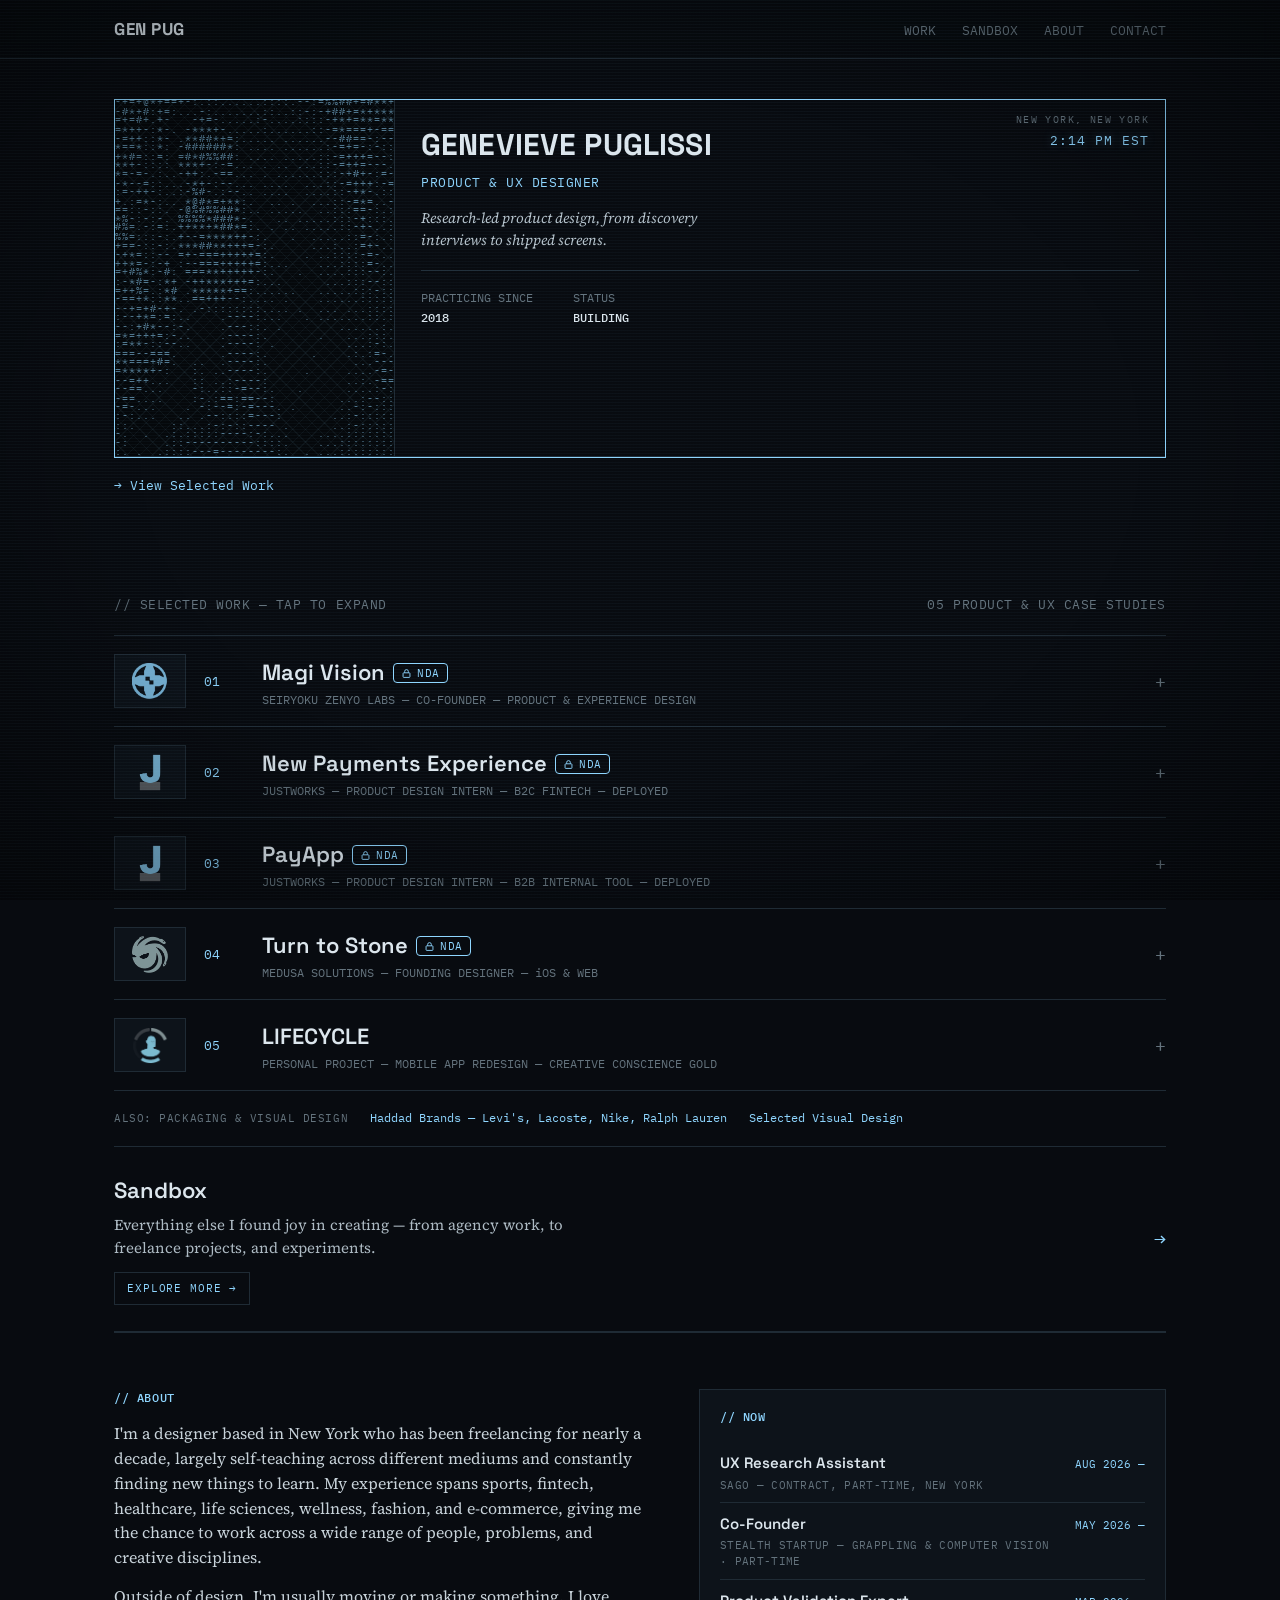
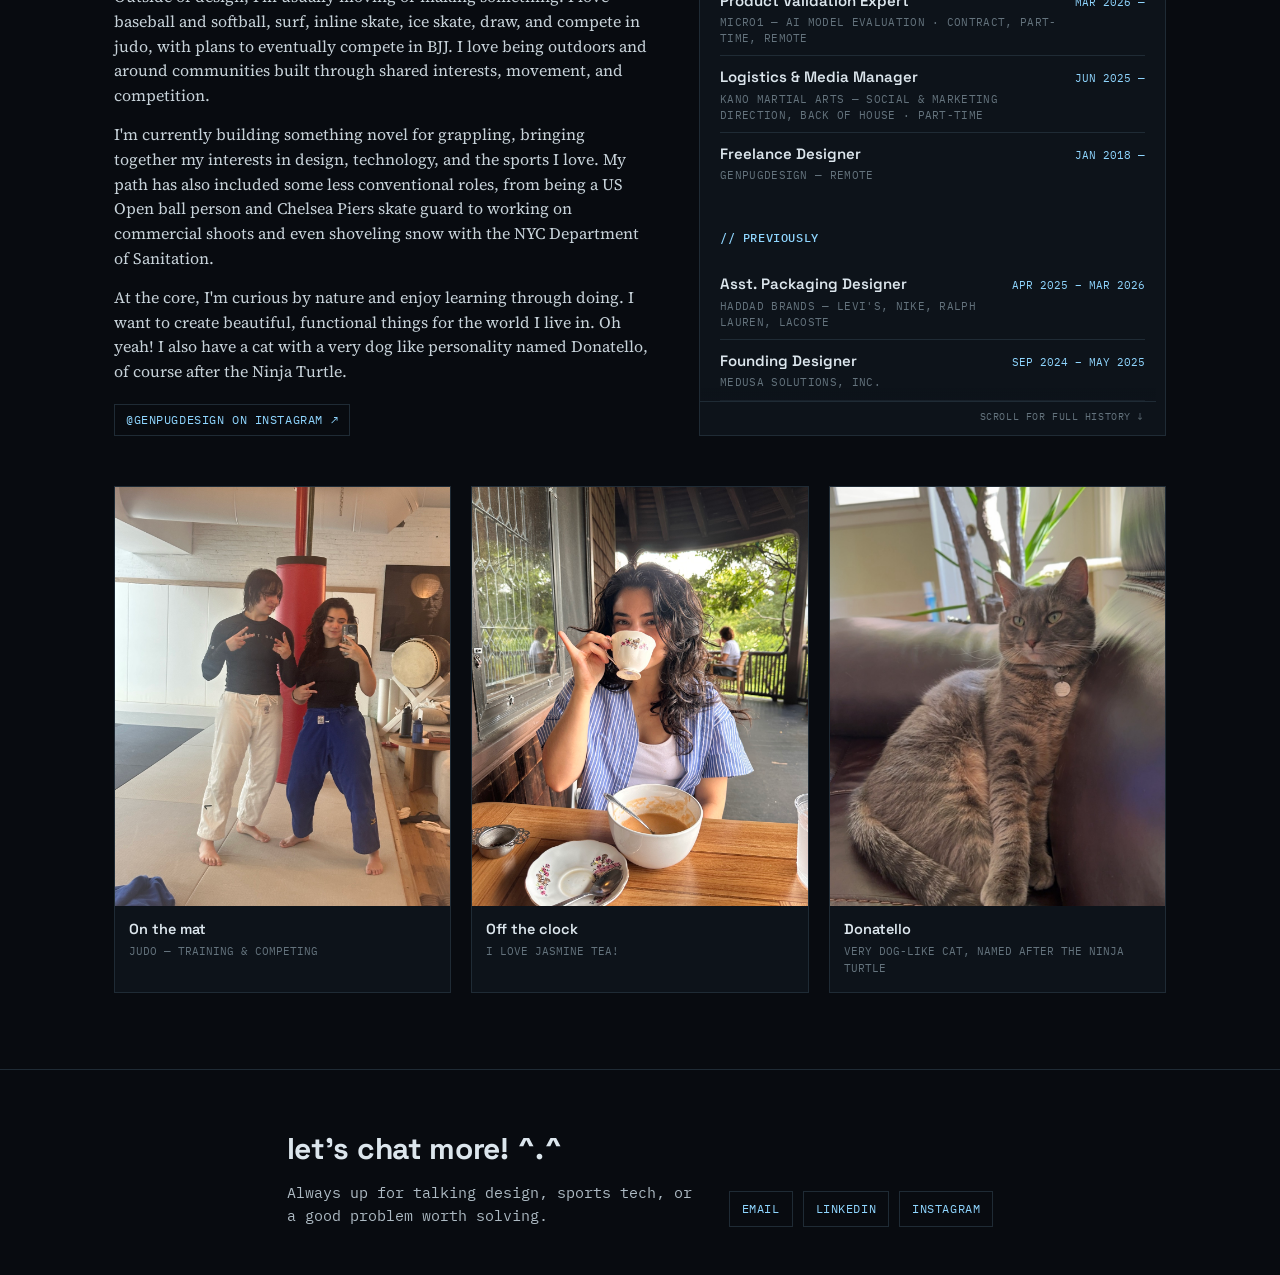
<file: index.html>
<!DOCTYPE html>
<html lang="en">
<head>
<meta charset="UTF-8">
<meta name="viewport" content="width=device-width, initial-scale=1.0, viewport-fit=cover">
<title>Genevieve Puglissi — Product &amp; UX Designer</title>
  <meta name="description" content="Product and UX designer in New York. Research-led product design across fintech, sports tech, and consumer mobile, from discovery interviews to shipped screens.">
  <link rel="canonical" href="https://www.gen-pug.com/">
  <meta property="og:type" content="website">
  <meta property="og:site_name" content="Genevieve Puglissi">
  <meta property="og:title" content="Genevieve Puglissi — Product &amp; UX Designer">
  <meta property="og:description" content="Product and UX designer in New York. Research-led product design across fintech, sports tech, and consumer mobile, from discovery interviews to shipped screens.">
  <meta property="og:url" content="https://www.gen-pug.com/">
  <meta property="og:image" content="https://www.gen-pug.com/assets/social/og-cover.png">
  <meta property="og:image:width" content="1200">
  <meta property="og:image:height" content="630">
  <meta property="og:image:alt" content="Genevieve Puglissi — Multifaceted Designer and Researcher">
  <meta name="twitter:card" content="summary_large_image">
  <meta name="twitter:title" content="Genevieve Puglissi — Product &amp; UX Designer">
  <meta name="twitter:description" content="Product and UX designer in New York. Research-led product design across fintech, sports tech, and consumer mobile, from discovery interviews to shipped screens.">
  <meta name="twitter:image" content="https://www.gen-pug.com/assets/social/og-cover.png">
  <link rel="icon" href="favicon.svg" type="image/svg+xml">
  <link rel="icon" href="favicon-32.png" sizes="32x32" type="image/png">
  <link rel="icon" href="favicon-16.png" sizes="16x16" type="image/png">
  <link rel="apple-touch-icon" href="apple-touch-icon.png">
<link rel="preconnect" href="https://fonts.googleapis.com">
<link href="https://fonts.googleapis.com/css2?family=Space+Grotesk:wght@500;600;700&family=IBM+Plex+Mono:wght@400;500&family=Source+Serif+4:ital,opsz,wght@0,8..60,400;1,8..60,500;0,8..60,600&display=swap" rel="stylesheet">
<style>
  :root {
    --bg: #080B10;
    --bg-panel: #0D131A;
    --ink: #DCE6ED;
    --accent: #8FD6FF;
    --accent-soft: rgba(143, 214, 255, 0.10);
    --line: #1F2B35;
    --muted: #64737D;
  }

  * { margin: 0; padding: 0; box-sizing: border-box; }
  html { background: var(--bg); scroll-behavior: smooth; scroll-padding-top: 90px; }
  @media (prefers-reduced-motion: reduce) { html { scroll-behavior: auto; } }

  /* Global footer */
  footer#contact { border-top: 1px solid var(--line); margin-top: 20px; padding: 56px 0 64px; }
  footer#contact .footer-inner { display: flex; justify-content: space-between; align-items: flex-end; gap: 28px; flex-wrap: wrap; }
  .footer-cta { font-family: 'Space Grotesk', sans-serif; font-weight: 700; font-size: 30px; color: var(--ink); letter-spacing: -0.01em; }
  .footer-sub { font-size: 15px; color: #AEBBC4; margin-top: 8px; max-width: 46ch; }
  .footer-links { display: flex; gap: 10px; flex-wrap: wrap; }
  .footer-links a { font-family: 'IBM Plex Mono', monospace; font-size: 11.5px; letter-spacing: 0.05em; color: var(--accent); text-decoration: none; border: 1px solid var(--line); padding: 8px 12px; }
  .footer-links a:hover { border-color: var(--accent); background: var(--accent-soft); }
  @media (max-width: 400px) {
    .footer-cta { font-size: 23px; }
    footer#contact { padding: 40px 0 48px; }
  }
  body {
    background: var(--bg); color: var(--ink); font-family: 'Source Serif 4', serif;
    line-height: 1.55; -webkit-font-smoothing: antialiased; overflow-x: hidden; position: relative;
  }

  .crt { position: fixed; inset: 0; pointer-events: none; z-index: 50; }
  .crt::before { content: ""; position: absolute; inset: 0; background: repeating-linear-gradient(180deg, rgba(143,214,255,0.035) 0px, rgba(143,214,255,0.035) 1px, transparent 1px, transparent 3px); }
  .crt::after { content: ""; position: absolute; inset: 0; background: radial-gradient(ellipse at center, transparent 55%, rgba(0,0,0,0.55) 120%); }
  .grain-tex { position: fixed; inset: 0; pointer-events: none; z-index: 49; opacity: 0.4; background-image: repeating-linear-gradient(0deg, rgba(255,255,255,0.012) 0px, rgba(255,255,255,0.012) 1px, transparent 1px, transparent 2px), repeating-linear-gradient(90deg, rgba(255,255,255,0.010) 0px, rgba(255,255,255,0.010) 1px, transparent 1px, transparent 3px); }

  .mono { font-family: 'IBM Plex Mono', monospace; }
  .wrap { max-width: 1080px; margin: 0 auto; padding: 0 32px; }

  @keyframes flicker { 0%,96%,100% { opacity: 1; } 97% { opacity: 0.85; } 98% { opacity: 1; } 99% { opacity: 0.9; } }
  @media (prefers-reduced-motion: reduce) { * { animation: none !important; transition: none !important; } }

  nav { border-bottom: 1px solid var(--line); padding: 16px 0; position: sticky; top: 0; z-index: 40; background: rgba(8,11,16,0.82); -webkit-backdrop-filter: blur(10px); backdrop-filter: blur(10px); }
  nav .wrap { display: flex; justify-content: space-between; align-items: baseline; gap: 16px; flex-wrap: nowrap; }
  .nav-name { flex-shrink: 0; }
  .nav-name { font-family: 'Space Grotesk', sans-serif; font-weight: 700; font-size: 17px; letter-spacing: 0.03em; }
  .nav-links { display: flex; gap: 26px; flex-shrink: 0; white-space: nowrap; font-size: 13px; font-family: 'IBM Plex Mono', monospace; color: var(--muted); }
  .nav-links a { color: var(--muted); text-decoration: none; }
  .nav-links a:hover { color: var(--accent); }

  /* Hero — ID card, closely modeled on a personnel-badge layout */
  header.hero { padding: 40px 0 0; position: relative; z-index: 2; }
  .status-line { font-family: 'IBM Plex Mono', monospace; font-size: 12px; color: var(--accent); letter-spacing: 0.06em; margin-bottom: 18px; }
  .status-line::before { content: "● "; }

  .id-card { border: 1px solid var(--accent); background: var(--bg); position: relative; }

  .id-body { display: grid; grid-template-columns: 280px 1fr; border-bottom: 1px solid var(--line); }
  .id-photo { border-right: 1px solid var(--line); background: #05080B; position: relative; overflow: hidden; min-height: 100%; }
  .id-photo .hatch { position: absolute; inset: 0; background-image: repeating-linear-gradient(45deg, rgba(143,214,255,0.05) 0, rgba(143,214,255,0.05) 1px, transparent 1px, transparent 9px), repeating-linear-gradient(-45deg, rgba(143,214,255,0.05) 0, rgba(143,214,255,0.05) 1px, transparent 1px, transparent 9px); }
  .id-photo .ascii-fit { position: absolute; top: 50%; left: 50%; transform-origin: center center; }
  /* gradient is phone-only — added inside the mobile breakpoint below */
  .id-photo pre { font-family: 'IBM Plex Mono', monospace; font-size: 7px; line-height: 6.6px; letter-spacing: 1.15px; color: rgba(143,214,255,0.55); white-space: pre; margin: 0; padding: 0; animation: flowerglitch 7s infinite; }
  @keyframes flowerglitch {
    0%, 90%, 100% { transform: translate(0,0) skew(0deg); text-shadow: none; opacity: 1; }
    91% { transform: translate(-2px,1px) skewX(1deg); text-shadow: 2px 0 rgba(255,90,90,0.45), -2px 0 rgba(90,200,255,0.45); opacity: 0.85; }
    92% { transform: translate(2px,-1px); opacity: 0.55; }
    92.5% { transform: translate(-3px,0); text-shadow: 2px 0 rgba(255,90,90,0.4), -2px 0 rgba(90,200,255,0.4); }
    93% { transform: translate(1px,1px); opacity: 1; text-shadow: none; }
    96% { transform: translate(0,0); }
    96.4% { transform: translate(2px,0); opacity: 0.7; }
    96.8% { transform: translate(0,0); opacity: 1; }
  }

  .id-fields { padding: 22px 26px 20px; }
  .id-name { font-family: 'Space Grotesk', sans-serif; font-weight: 700; font-size: 30px; letter-spacing: 0.005em; }
  .id-role { font-family: 'IBM Plex Mono', monospace; font-size: 13px; color: var(--accent); margin-top: 4px; letter-spacing: 0.04em; }
  .id-callsign { font-family: 'IBM Plex Mono', monospace; font-size: 11px; color: var(--muted); margin-top: 3px; }
  .id-tagline { font-family: 'Source Serif 4', serif; font-style: italic; font-size: 14.5px; color: #B7C4CD; margin-top: 14px; max-width: 40ch; }

  .id-divider { border-top: 1px solid var(--line); margin: 18px 0; }
  .id-row-2 { display: flex; gap: 40px; font-family: 'IBM Plex Mono', monospace; font-size: 11.5px; color: var(--muted); margin-bottom: 22px; }
  .id-row-2 b { color: var(--ink); font-weight: 500; display: block; margin-top: 2px; }

  /* location + live local time, pinned to the card's top-right */
  .id-stamp { position: absolute; top: 12px; right: 16px; z-index: 6; text-align: right; pointer-events: none; }
  .id-stamp .pl { font-family: 'IBM Plex Mono', monospace; font-size: 10px; letter-spacing: 0.14em; color: var(--muted); }
  .id-stamp .tm { font-family: 'IBM Plex Mono', monospace; font-size: 13px; letter-spacing: 0.08em; color: var(--accent); margin-top: 3px; text-shadow: 0 0 10px rgba(143,214,255,0.35); }

  /* Dancing ASCII crew */
  .coords-row { display: flex; align-items: center; gap: 30px; flex-wrap: wrap; width: 100%; }
  .dancers { display: flex; flex: 1; justify-content: space-evenly; align-items: center; gap: 20px; margin: 0; font-family: 'IBM Plex Mono', monospace; font-size: 23px; line-height: 1.2; color: var(--accent); }
  .dancer { position: relative; width: 4.2em; height: 3.8em; }
  .dancer pre { position: absolute; inset: 0; margin: 0; white-space: pre; opacity: 0; text-shadow: 0 0 6px rgba(143,214,255,0.55), 0 0 14px rgba(143,214,255,0.28); }
  .dancer pre:nth-child(1) { animation: frameA 0.9s steps(1) infinite; }
  .dancer pre:nth-child(2) { animation: frameB 0.9s steps(1) infinite; }
  .dancer.d2 pre { animation-delay: 0.3s; }
  .dancer.d3 pre { animation-delay: 0.6s; }
  @keyframes frameA { 0%, 49% { opacity: 1; } 50%, 100% { opacity: 0; } }
  @keyframes frameB { 0%, 49% { opacity: 0; } 50%, 100% { opacity: 1; } }
  .dancers { animation: crewglow 2.8s ease-in-out infinite; }
  @keyframes crewglow { 0%, 100% { filter: brightness(1); } 50% { filter: brightness(1.45); } }
  @media (prefers-reduced-motion: reduce) {
    .dancer pre:nth-child(1) { opacity: 1; animation: none; }
    .dancer pre:nth-child(2) { opacity: 0; animation: none; }
    .dancers { animation: none; }
  }
  .id-email { font-family: 'IBM Plex Mono', monospace; font-size: 11.5px; color: var(--muted); margin-bottom: 20px; }

  .id-hexcluster { display: flex; flex-wrap: wrap; width: 46px; gap: 3px; margin: 4px 0 20px; }
  .id-hexcluster .hexdot { width: 13px; height: 13px; }
  .id-hexcluster .hexdot:nth-child(2n) { transform: translateY(7px); }

  .id-tags-row { display: flex; justify-content: space-between; font-family: 'IBM Plex Mono', monospace; font-size: 11px; color: var(--muted); line-height: 1.9; }
  .id-tags-row .right { text-align: right; }

  .id-contact-row { padding: 20px 26px 22px; }

  .hero-below { display: flex; justify-content: space-between; align-items: center; padding: 18px 0 44px; font-family: 'IBM Plex Mono', monospace; font-size: 12.5px; }
  .hero-below a { color: var(--accent); text-decoration: none; }

  @media (max-width: 480px) {
    .nav-links { gap: 16px; }
  }

  @media (max-width: 700px) {
    .id-body { grid-template-columns: 1fr; }
    /* phones: portrait fills the card, identity overlays its lower area */
    header.hero { padding-top: 14px; }
    .id-photo { border-right: none; border-bottom: none; aspect-ratio: auto; height: min(46vh, 400px); min-height: 220px; }
    .id-fields { padding-top: 0; padding-bottom: 14px; }
    /* on phones the portrait runs to the card edges and fades into the text below */
    .id-photo::after {
      content: ""; position: absolute; inset: 0; pointer-events: none; z-index: 2;
      background: linear-gradient(to bottom,
        rgba(8,11,16,0.40) 0%,
        rgba(8,11,16,0.08) 14%,
        rgba(8,11,16,0.20) 45%,
        rgba(8,11,16,0.80) 78%,
        var(--bg) 100%);
    }
    .id-ident {
      position: relative; z-index: 3;
      margin: -150px 0 0; padding: 54px 0 14px;
      background: linear-gradient(to bottom, transparent 0%, rgba(8,11,16,0.55) 30%, rgba(8,11,16,0.88) 62%, var(--bg) 100%);
    }
    .id-ident .id-tagline { max-width: 34ch; margin-top: 10px; }
    /* the stamp sits over the portrait on phones — give it a soft backdrop so it stays readable */
    .id-stamp { top: 10px; right: 12px; padding: 6px 10px; background: linear-gradient(to left, rgba(8,11,16,0.82), rgba(8,11,16,0.55) 70%, transparent); border-radius: 3px; }
    .id-stamp .pl { color: #8E9BA4; }
    .id-divider { margin: 10px 0; }
    .id-row-2 { margin-bottom: 14px; }
    .coords-row { gap: 18px; }
    .hero-below { padding: 14px 0 32px; }
    .id-row-2 { flex-wrap: wrap; gap: 20px; }
    .id-tags-row { flex-direction: column; gap: 10px; }
    .id-tags-row .right { text-align: left; }
  }

  .section-label { padding: 56px 0 20px; font-family: 'IBM Plex Mono', monospace; font-size: 13px; color: var(--muted); letter-spacing: 0.04em; display: flex; justify-content: space-between; align-items: baseline; border-bottom: 1px solid var(--line); }

  @media (max-width: 480px) {
    .section-label { flex-direction: column; align-items: flex-start; gap: 6px; }
  }


  /* Selected work — compact, collapsed by default, click to expand */
  .project-row { border-bottom: 1px solid var(--line); }
  .row-head { display: grid; grid-template-columns: 72px 40px 1fr auto; gap: 18px; align-items: center; padding: 18px 0; cursor: pointer; }
  .row-thumb { width: 72px; height: 54px; border: 1px solid var(--line); background: var(--bg-panel); position: relative; display: flex; align-items: center; justify-content: center; overflow: hidden; }
  .row-thumb svg { width: 100%; height: 100%; }
  .row-thumb img { max-width: 62%; max-height: 72%; width: auto; height: auto; object-fit: contain; opacity: 0.85; transition: opacity 0.25s ease, transform 0.25s ease; }
  .project-row.open .row-thumb img, .row-head:hover .row-thumb img { opacity: 1; transform: scale(1.06); }
  .project-row.open .row-thumb { border-color: var(--accent); }
  .row-index { font-family: 'IBM Plex Mono', monospace; font-size: 12.5px; color: var(--accent); }
  .row-title { font-family: 'Space Grotesk', sans-serif; font-weight: 600; font-size: 22px; }
  .row-org { font-family: 'IBM Plex Mono', monospace; font-size: 11.5px; color: var(--muted); margin-top: 2px; }
  .row-toggle { font-family: 'IBM Plex Mono', monospace; font-size: 18px; color: var(--muted); transition: transform 0.3s; }
  .project-row.open .row-toggle { transform: rotate(45deg); color: var(--accent); }

  .row-body { max-height: 0; overflow: hidden; transition: max-height 0.4s ease; }
  .project-row.open .row-body { max-height: 520px; }
  .row-body-inner { padding: 0 0 26px 148px; }
  .row-desc { font-size: 15px; color: #C7D2D9; max-width: 62ch; margin-bottom: 12px; }
  .row-list { list-style: none; font-size: 13.5px; color: #AEBBC4; margin-bottom: 12px; }
  .row-list li { padding-left: 16px; position: relative; margin-bottom: 4px; }
  .row-list li::before { content: "›"; position: absolute; left: 0; color: var(--accent); }
  .tags { display: flex; gap: 10px; flex-wrap: wrap; margin-bottom: 10px; }
  .tag { font-family: 'IBM Plex Mono', monospace; font-size: 11.5px; color: var(--accent); border: 1px solid var(--line); background: var(--accent-soft); padding: 5px 11px; }
  .case-link { font-family: 'IBM Plex Mono', monospace; font-size: 12px; color: var(--muted); }

  @media (max-width: 700px) {
    .row-head { grid-template-columns: 50px 1fr auto; }
    .row-thumb { width: 50px; height: 38px; }
    .row-index { display: none; }
    .row-body-inner { padding-left: 0; }
    .project-row.open .row-body { max-height: 760px; }
  }

  .more-cs { display: flex; flex-wrap: wrap; gap: 8px 22px; align-items: baseline; padding: 18px 0; border-bottom: 1px solid var(--line); font-family: 'IBM Plex Mono', monospace; font-size: 12px; }
  .more-cs span { color: var(--muted); letter-spacing: 0.05em; font-size: 11px; }
  .more-cs a { color: var(--accent); text-decoration: none; }
  .more-cs a:hover { text-decoration: underline; }

  /* Other work — link card through to its own page */
  .other-cta { display: flex; justify-content: space-between; align-items: center; gap: 20px; padding: 26px 0; border-bottom: 1px solid var(--line); text-decoration: none; color: inherit; transition: padding-left 0.2s ease; }
  .other-cta:hover { padding-left: 8px; }
  .other-cta .oc-title { font-family: 'Space Grotesk', sans-serif; font-weight: 600; font-size: 22px; }
  .other-cta:hover .oc-title { color: var(--accent); }
  .other-cta .oc-sub { font-family: 'Source Serif 4', serif; font-size: 15px; color: #AEBBC4; margin-top: 6px; max-width: 64ch; }
  .other-cta .oc-cta { display: inline-block; margin-top: 12px; font-family: 'IBM Plex Mono', monospace; font-size: 11px; letter-spacing: 0.08em; color: var(--accent); border: 1px solid var(--line); padding: 7px 12px; transition: border-color 0.2s ease, background 0.2s ease; }
  .other-cta:hover .oc-cta { border-color: var(--accent); background: var(--accent-soft); }
  .other-cta .oc-arrow { font-family: 'IBM Plex Mono', monospace; font-size: 20px; color: var(--accent); flex-shrink: 0; }

  .about-grid { display: grid; grid-template-columns: 1.15fr 1fr; gap: 48px; padding: 56px 0 40px; border-top: 1px solid var(--line); align-items: stretch; }

  /* Experience card — height driven by the About column, scrolls internally */
  .xp-col { position: relative; min-height: 340px; }
  .xp-card { position: absolute; inset: 0; border: 1px solid var(--line); background: var(--bg-panel); overflow: hidden; }
  .xp-scroll { position: absolute; inset: 0; overflow-y: auto; padding: 18px 20px 52px; scrollbar-width: thin; scrollbar-color: var(--line) transparent; -webkit-overflow-scrolling: touch; overscroll-behavior: contain; }
  .xp-scroll::-webkit-scrollbar { width: 8px; }
  .xp-scroll::-webkit-scrollbar-track { background: transparent; }
  .xp-scroll::-webkit-scrollbar-thumb { background: var(--line); border-radius: 4px; }
  .xp-scroll::-webkit-scrollbar-thumb:hover { background: var(--muted); }
  .xp-scroll .xp-block h3 { position: sticky; top: -18px; background: var(--bg-panel); padding: 10px 0 8px; margin-bottom: 8px; z-index: 2; }
  .xp-scroll .xp-block:first-child h3 { padding-top: 0; }
  .xp-fade { position: absolute; left: 1px; right: 9px; bottom: 1px; height: 46px; pointer-events: none; background: linear-gradient(transparent, var(--bg-panel) 60%); z-index: 3; }
  .xp-hint { position: absolute; left: 0; right: 9px; bottom: 0; padding: 8px 12px 10px; text-align: right; font-family: 'IBM Plex Mono', monospace; font-size: 9.5px; letter-spacing: 0.06em; color: var(--muted); background: var(--bg-panel); border-top: 1px solid var(--line); pointer-events: none; z-index: 4; }
  .about-grid h3 { font-family: 'IBM Plex Mono', monospace; font-weight: 500; font-size: 12px; color: var(--accent); margin-bottom: 14px; letter-spacing: 0.05em; }
  .about-grid p { font-size: 16px; color: #C7D2D9; margin-bottom: 14px; }
  .about-grid p:last-child { margin-bottom: 0; }
  .about-grid p em { color: var(--ink); font-style: italic; }
  .ig-link { display: inline-block; margin-top: 6px; font-family: 'IBM Plex Mono', monospace; font-size: 11.5px; letter-spacing: 0.05em; color: var(--accent); text-decoration: none; border: 1px solid var(--line); padding: 6px 11px; }
  .ig-link:hover { border-color: var(--accent); background: var(--accent-soft); }

  .xp-block { margin-bottom: 26px; }
  .xp-item { display: grid; grid-template-columns: 1fr auto; gap: 8px 16px; padding: 9px 0; border-bottom: 1px solid var(--line); align-items: baseline; }
  .xp-item:last-child { border-bottom: none; }
  .xp-role { font-family: 'Space Grotesk', sans-serif; font-weight: 600; font-size: 15px; }
  .xp-org { font-family: 'IBM Plex Mono', monospace; font-size: 10.5px; color: var(--muted); margin-top: 2px; letter-spacing: 0.03em; }
  .xp-date { font-family: 'IBM Plex Mono', monospace; font-size: 10.5px; color: var(--accent); white-space: nowrap; }
  .xp-note { font-size: 13.5px; color: #8E9BA4; margin-top: 10px; }

  .fun-grid { display: grid; grid-template-columns: repeat(3, 1fr); gap: 20px; padding: 10px 0 56px; }
  .fun { border: 1px solid var(--line); background: var(--bg-panel); position: relative; overflow: hidden; }
  .fun .fun-media { aspect-ratio: 4/5; position: relative; background: #05080B; }
  .fun .fun-media img { width: 100%; height: 100%; object-fit: cover; display: block; }
  .fun .hatch { position: absolute; inset: 0; background-image: repeating-linear-gradient(45deg, rgba(143,214,255,0.06) 0, rgba(143,214,255,0.06) 1px, transparent 1px, transparent 9px), repeating-linear-gradient(-45deg, rgba(143,214,255,0.06) 0, rgba(143,214,255,0.06) 1px, transparent 1px, transparent 9px); }
  .fun .ph { position: absolute; inset: 0; display: flex; align-items: center; justify-content: center; font-family: 'IBM Plex Mono', monospace; font-size: 11px; color: var(--muted); text-align: center; padding: 14px; }
  .fun-cap { padding: 12px 14px 16px; }
  .fun-cap .t { font-family: 'Space Grotesk', sans-serif; font-weight: 600; font-size: 14.5px; }
  .fun-cap .s { font-family: 'IBM Plex Mono', monospace; font-size: 10.5px; color: var(--muted); margin-top: 3px; }

  footer { padding: 44px 0 60px; display: flex; justify-content: space-between; align-items: baseline; font-family: 'IBM Plex Mono', monospace; font-size: 13px; color: var(--muted); position: relative; z-index: 2; }
  footer a { color: var(--accent); text-decoration: none; }

  @media (max-width: 760px) {
    .wrap { padding: 0 20px; }
    .id-name { font-size: 22px; }
    .about-grid { grid-template-columns: 1fr; gap: 34px; padding-top: 40px; }
    .fun-grid { grid-template-columns: 1fr 1fr; gap: 14px; }
    /* stacked: card becomes a normal capped-height scroller */
    .xp-col { min-height: 0; height: 440px; }
    .xp-card { position: relative; height: 100%; }
    .xp-fade { height: 74px; background: linear-gradient(transparent, var(--bg-panel) 45%); }
  }

  /* Small phones — down to 320px */
  @media (max-width: 400px) {
    .wrap { padding: 0 14px; }
    nav { padding: 12px 0; }
    .nav-name { font-size: 14px; }
    .nav-links { gap: 14px; font-size: 11px; }
    .id-fields { padding: 18px 16px 16px; }
    .id-contact-row { padding: 16px 16px 18px; }
    .id-name { font-size: 19px; }
    .id-role { font-size: 11px; }
    .id-tagline { font-size: 13.5px; }
    .section-label { font-size: 11.5px; padding-top: 40px; }
    .row-head { grid-template-columns: 44px 1fr auto; gap: 12px; }
    .row-thumb { width: 44px; height: 34px; }
    .row-title { font-size: 17px; }
    .row-org { font-size: 10px; }
    .tag { font-size: 10.5px; padding: 4px 8px; }
    .coords-row { gap: 14px; }
    .dancers { font-size: 12px; gap: 16px; margin-top: 10px; }
    .other-cta .oc-title { font-size: 18px; }
    .hero-below { font-size: 11.5px; }
    footer { flex-direction: column; gap: 10px; }
    .about-grid { gap: 28px; }
    .about-grid p { font-size: 15px; }
    .xp-item { grid-template-columns: 1fr; gap: 3px; }
    .xp-date { color: var(--muted); }
    .fun-grid { grid-template-columns: 1fr; gap: 14px; padding-bottom: 40px; }
    .fun .fun-media { aspect-ratio: 3/2; }
  }

  /* Mobile hardening — smallest iOS & Android screens */
  body { -webkit-text-size-adjust: 100%; overflow-wrap: break-word; }
  img, svg, video { max-width: 100%; height: auto; }
  a, button { overflow-wrap: break-word; }
  @supports (padding: max(0px)) {
    .wrap { padding-left: max(14px, env(safe-area-inset-left)); padding-right: max(14px, env(safe-area-inset-right)); }
    footer#contact { padding-bottom: max(48px, calc(env(safe-area-inset-bottom) + 32px)); }
  }
  @media (max-width: 340px) {
    .wrap { padding-left: 12px; padding-right: 12px; }
    h1 { font-size: 23px; }
    .nav-links { gap: 10px; font-size: 10px; }
    .nav-name { font-size: 12.5px; }
    .footer-cta { font-size: 20px; }
    .footer-links a { font-size: 10.5px; padding: 7px 9px; }
  }
</style>
<link rel="stylesheet" href="assets/nda/nda.css">
</head>
<body>

<div class="crt"></div>
<div class="grain-tex"></div>

<nav>
  <div class="wrap">
    <div class="nav-name">GEN PUG</div>
    <div class="nav-links"><a href="#work">WORK</a><a href="sandbox.html">SANDBOX</a><a href="#about">ABOUT</a><a href="#contact">CONTACT</a></div>
  </div>
</nav>

<header class="hero">
  <div class="wrap">
    <div class="id-card">
      <div class="id-stamp">
        <div class="pl">NEW YORK, NEW YORK</div>
        <div class="tm" id="localTime">—</div>
      </div>

      <div class="id-body">
        <div class="id-photo">
          <div class="hatch"></div>
          <div class="ascii-fit" id="asciiFit"><pre id="asciiField">++:.=-+#+#%*#-.=#**####+*+=*+++***++==-:
=--.=+=**%%%::=#%#%@%%##*++*+++*#**++-::
:=*--++:###::*+%%#*%%@%@%++-=**+++**+===
:-+*=++-++-:*#+++--=--++*##==*#++=**++==
::-##===+.:##%= :::--:----++****#*=++++-
:-=*%=*-.:***=...::.:-::----*##*****++==
-++=@+*+:*+:::::. .:.::::-=--#%#*=+++++=
-+=+@*+==+-:.::......::::.--:=%%##+=#**+
-#*+#:+=:...-:.......::..::-:-+##+=*+***
=+=#+.+-   -+=-.....:-....::::-+*+=**=**
=*++-:*-. -***+-.....:......::-=*===+-==
-=++::*- .**##*+=:..... ......--##==-:--
*==*::*: -######*: .... ......:-=+=-:-::
+*#=::=: =#*#%%##: .... .....::-=+++=--:
**+-:::: ***+-:-=... . .. ...::-=++=---.
*=-=-.:..-++:.-==... . ......:::-+#+-:=-
-*--=::...-*+-:--... ....  ...::-=+++:-=
:=-++-:..:-%#-.:--.. ....  ....::-+*-.::
+.:=*-:.. *@#*=+**:.  .. .  ...::-=*=..-
==::-::. -@%#%%##*:.. .....  ..:::==-:.:
*%-:-:-. %%%%*###*-.   .. .....:::-+:::.
#%=.-:=:.++**+*##*=:. . .. .....::-+-..:
%%=:::-:.+--=****++-:.   .  .....::=-:.:
+==-::-:.***##**+++=-:.     ...:..:=+-..
-+*=::-- =+-===+++++=:.    . ..::::-=-..
++*=-:-+ :--===+++++=:...    ...::::=-..
=+#%*:-#: ===**+++++-:.   .  ....:::--:.
:-*#=-:*+ -++***+++=:...      ...:::--::
=++%=.:*# .*****+==:......   .....:::-::
-==+*::**..==+++--:.... .    ......:::::
--+=+#-+-. .-::::::::.... .  ... ...::::
:--+*=:=:..    .----:...   . .......::.:
--:+#*--:-.    .---::. .        ......:.
=*=+++=:-..    .----:.       .   ...:::.
:=**-::--..    .----: .          ...:-:.
===--===.      .----:.      .    .:.:=-.
**===+#=.  ..  .----:.            ...---
=****+-:   :. ..----:.     .     ....-=-
--=++...   :: ..:----:           ..:.-==
--==...    -:..::-=--:.   .      ....:-:
-==....    :-.:==:==--:         ...:--::
-=-...    . -:--=:-=---. .      ..-:-:::
:-:...   .. .--::::=---:       ..:-:::::
::.     ::...:-:-::---- .      ..:-:::::
-.  .  .:.:::::----:-:...    ....:::::::
-:     .::----------::::.    ...::::::::
:. .  .::::---=--------:.  . ...::::::::
:.    :----------------.   .  .:::::::::
...  .::------:-------:     . ..::::::::
..  .:::::---:------:-.       ..::::::::
..  :::::::-::-:::::::.    .   ..:::::::
.. .::::::::::::::::::. .      ..:::::::
...::::::::::::::::::::.  .     .:::::::
..::::::::::::::::::::..    .. ..:::::::</pre></div>
        </div>

        <div class="id-fields">
          <div class="id-ident">
            <div class="id-name">GENEVIEVE PUGLISSI</div>
            <div class="id-role">PRODUCT &amp; UX DESIGNER</div>
            <p class="id-tagline">Research-led product design, from discovery interviews to shipped screens.</p>
          </div>

          <div class="id-divider"></div>

          <div class="id-row-2">
            <div>PRACTICING SINCE<b>2018</b></div>
            <div>STATUS<b>BUILDING</b></div>
          </div>

          <div class="coords-row">
          <div class="dancers" aria-hidden="true">
            <div class="dancer d1"><pre> \o
 |\
 &lt; \</pre><pre>  o/
  |\
 / &gt;</pre></div>
            <div class="dancer d2"><pre> o)
 (|
 ))</pre><pre> (o
 |)
 ((</pre></div>
            <div class="dancer d3"><pre> o/
&lt;X
/ \</pre><pre> \o
 X&gt;
/ \</pre></div>
          </div>
          </div>
        </div>
      </div>

    </div>

    <div class="hero-below"><a href="#work">→ View Selected Work</a></div>
  </div>
</header>

<section id="work">
  <div class="wrap">
    <div class="section-label"><span>// SELECTED WORK — TAP TO EXPAND</span><span>05 PRODUCT &amp; UX CASE STUDIES</span></div>

    <!-- 01 Magi Vision -->
    <div class="project-row">
      <div class="row-head" data-toggle>
        <div class="row-thumb">
          <img src="assets/logos/magi.png" alt="Magi Vision medallion logo">
        </div>
        <div class="row-index">01</div>
        <div><div class="row-title">Magi Vision<span class="nda-badge" title="Shared under NDA: password protected"><svg viewBox="0 0 24 24" fill="none" stroke="currentColor" stroke-width="2" aria-hidden="true"><rect x="4.5" y="10.5" width="15" height="10" rx="1.5"/><path d="M8 10.5V7.5a4 4 0 0 1 8 0v3"/></svg>NDA</span></div><div class="row-org">SEIRYOKU ZENYO LABS — CO-FOUNDER — PRODUCT &amp; EXPERIENCE DESIGN</div></div>
        <div class="row-toggle">+</div>
      </div>
      <div class="row-body"><div class="row-body-inner">
        <p class="row-desc">A 0 → 1 computer-vision product for combat-sports gyms. I own the product and experience design, from problem framing to the software running live on real mats.</p>
        <ul class="row-list"><li>Framed the core problem: grappling breaks computer vision (occlusion, identity swaps, the ground phase)</li><li>Design the operator HUD hands-on, iterating against the live build and testing it myself on capture days</li><li>Set design direction across hardware and software, plus a living brand system built from the live code</li></ul>
        <div class="tags"><span class="tag">0 → 1</span><span class="tag">PRODUCT STRATEGY</span><span class="tag">HARDWARE × SOFTWARE</span></div>
        <div class="case-link"><a href="magi-vision-case-study.html" style="color:var(--accent);">View case study · password protected →</a></div>
      </div></div>
    </div>
    <!-- 02 New Payments Experience -->
    <div class="project-row">
      <div class="row-head" data-toggle>
        <div class="row-thumb">
          <img src="assets/logos/justworks.png" alt="Justworks logo">
        </div>
        <div class="row-index">02</div>
        <div><div class="row-title">New Payments Experience<span class="nda-badge" title="Shared under NDA: password protected"><svg viewBox="0 0 24 24" fill="none" stroke="currentColor" stroke-width="2" aria-hidden="true"><rect x="4.5" y="10.5" width="15" height="10" rx="1.5"/><path d="M8 10.5V7.5a4 4 0 0 1 8 0v3"/></svg>NDA</span></div><div class="row-org">JUSTWORKS — PRODUCT DESIGN INTERN — B2C FINTECH — DEPLOYED</div></div>
        <div class="row-toggle">+</div>
      </div>
      <div class="row-body"><div class="row-body-inner">
        <p class="row-desc">A redesign of the Justworks Payments experience, so admins can create and manage payments in one place instead of jumping between invoices, the Payments Center and employee pages.</p>
        <ul class="row-list"><li>Turned BizOps customer research into prioritized design opportunities and How Might We statements</li><li>Ran timed wireframing workshops with the design team, then aligned on one direction in FigJam</li><li>Validated high-fidelity flows with Product, Engineering and BizOps; shipped to customers</li></ul>
        <div class="tags"><span class="tag">UX RESEARCH</span><span class="tag">INFORMATION ARCHITECTURE</span><span class="tag">PROTOTYPING</span></div>
        <div class="case-link"><a href="new-payments-experience-case-study.html" style="color:var(--accent);">View case study · password protected →</a></div>
      </div></div>
    </div>
    <!-- 03 PayApp -->
    <div class="project-row">
      <div class="row-head" data-toggle>
        <div class="row-thumb">
          <img src="assets/logos/justworks.png" alt="Justworks logo">
        </div>
        <div class="row-index">03</div>
        <div><div class="row-title">PayApp<span class="nda-badge" title="Shared under NDA: password protected"><svg viewBox="0 0 24 24" fill="none" stroke="currentColor" stroke-width="2" aria-hidden="true"><rect x="4.5" y="10.5" width="15" height="10" rx="1.5"/><path d="M8 10.5V7.5a4 4 0 0 1 8 0v3"/></svg>NDA</span></div><div class="row-org">JUSTWORKS — PRODUCT DESIGN INTERN — B2B INTERNAL TOOL — DEPLOYED</div></div>
        <div class="row-toggle">+</div>
      </div>
      <div class="row-body"><div class="row-body-inner">
        <p class="row-desc">Roles and permissions for an internal money-movement platform, so teams can provision their own access safely without engineering stepping in.</p>
        <ul class="row-list"><li>Ran open-ended empathy interviews with PayOps and IT, plus a competitor teardown of Modern Treasury</li><li>Built personas, site maps, user flows and low- to high-fidelity prototypes with an 11-person team</li><li>Went 0 → 1 against a hard deadline; deployed after handoff</li></ul>
        <div class="tags"><span class="tag">ENTERPRISE UX</span><span class="tag">USER RESEARCH</span><span class="tag">ROLES &amp; PERMISSIONS</span></div>
        <div class="case-link"><a href="payapp-case-study.html" style="color:var(--accent);">View case study · password protected →</a></div>
      </div></div>
    </div>
    <!-- 04 Turn to Stone -->
    <div class="project-row">
      <div class="row-head" data-toggle>
        <div class="row-thumb">
          <img src="assets/logos/medusa.png" alt="Medusa logo">
        </div>
        <div class="row-index">04</div>
        <div><div class="row-title">Turn to Stone<span class="nda-badge" title="Shared under NDA: password protected"><svg viewBox="0 0 24 24" fill="none" stroke="currentColor" stroke-width="2" aria-hidden="true"><rect x="4.5" y="10.5" width="15" height="10" rx="1.5"/><path d="M8 10.5V7.5a4 4 0 0 1 8 0v3"/></svg>NDA</span></div><div class="row-org">MEDUSA SOLUTIONS — FOUNDING DESIGNER — iOS &amp; WEB</div></div>
        <div class="row-toggle">+</div>
      </div>
      <div class="row-body"><div class="row-body-inner">
        <p class="row-desc">A cannabis discovery and delivery platform for adults 21+ in Arizona and NYC, designed so every dispensary feels like a community you can find, trust and talk to.</p>
        <ul class="row-list"><li>Proto-personas, journey and flow mapping, and a site map before any screen was drawn</li><li>Low- to high-fidelity iOS screens and a component library; web marketplace front door</li><li>In the room from conception to launch, live at medusa.so in 2026</li></ul>
        <div class="tags"><span class="tag">FOUNDING DESIGNER</span><span class="tag">MOBILE</span><span class="tag">DESIGN SYSTEMS</span></div>
        <div class="case-link"><a href="medusa-case-study.html" style="color:var(--accent);">View case study · password protected →</a></div>
      </div></div>
    </div>
    <!-- 05 LIFECYCLE -->
    <div class="project-row">
      <div class="row-head" data-toggle>
        <div class="row-thumb">
          <img src="assets/logos/lifecycle.png" alt="LIFECYCLE logo">
        </div>
        <div class="row-index">05</div>
        <div><div class="row-title">LIFECYCLE</div><div class="row-org">PERSONAL PROJECT — MOBILE APP REDESIGN — CREATIVE CONSCIENCE GOLD</div></div>
        <div class="row-toggle">+</div>
      </div>
      <div class="row-body"><div class="row-body-inner">
        <p class="row-desc">A ground-up redesign of a life-management app, refocused from tracking time to supporting the habits and wellbeing people actually want.</p>
        <ul class="row-list"><li>Heuristic evaluation, empathy interviews, personas, affinity mapping and HMWs</li><li>Mid-fidelity prototype tested in person and by survey while iterating</li><li>Award-winning: Creative Conscience Gold</li></ul>
        <div class="tags"><span class="tag">UX RESEARCH</span><span class="tag">USABILITY TESTING</span><span class="tag">MOBILE</span></div>
        <div class="case-link"><a href="lifecycle-case-study.html" style="color:var(--accent);">View full case study →</a></div>
      </div></div>
    </div>
    <div class="more-cs"><span>ALSO: PACKAGING &amp; VISUAL DESIGN</span><a href="haddad-case-study.html">Haddad Brands — Levi's, Lacoste, Nike, Ralph Lauren</a><a href="freelance.html">Selected Visual Design</a></div>

  </div>
</section>

<section id="other">
  <div class="wrap">
    <a class="other-cta" href="sandbox.html">
      <div>
        <div class="oc-title">Sandbox</div>
        <div class="oc-sub">Everything else I found joy in creating — from agency work, to freelance projects, and experiments.</div>
        <span class="oc-cta">EXPLORE MORE →</span>
      </div>
      <span class="oc-arrow">→</span>
    </a>
  </div>
</section>

<section id="about">
  <div class="wrap">
    <div class="about-grid">
      <div>
        <h3>// ABOUT</h3>
        <p>I'm a designer based in New York who has been freelancing for nearly a decade, largely self-teaching across different mediums and constantly finding new things to learn. My experience spans sports, fintech, healthcare, life sciences, wellness, fashion, and e-commerce, giving me the chance to work across a wide range of people, problems, and creative disciplines.</p>
        <p>Outside of design, I'm usually moving or making something. I love baseball and softball, surf, inline skate, ice skate, draw, and compete in judo, with plans to eventually compete in BJJ. I love being outdoors and around communities built through shared interests, movement, and competition.</p>
        <p>I'm currently building something novel for grappling, bringing together my interests in design, technology, and the sports I love. My path has also included some less conventional roles, from being a US Open ball person and Chelsea Piers skate guard to working on commercial shoots and even shoveling snow with the NYC Department of Sanitation.</p>
        <p>At the core, I'm curious by nature and enjoy learning through doing. I want to create beautiful, functional things for the world I live in. Oh yeah! I also have a cat with a very dog like personality named Donatello, of course after the Ninja Turtle.</p>
        <a class="ig-link" href="https://www.instagram.com/genpugdesign" target="_blank" rel="noopener">@GENPUGDESIGN ON INSTAGRAM ↗</a>
      </div>
      <div class="xp-col">
       <div class="xp-card">
        <div class="xp-scroll">
        <div class="xp-block">
          <h3>// NOW</h3>
          <div class="xp-item">
            <div><div class="xp-role">UX Research Assistant</div><div class="xp-org">SAGO — CONTRACT, PART-TIME, NEW YORK</div></div>
            <div class="xp-date">AUG 2026 —</div>
          </div>
          <div class="xp-item">
            <div><div class="xp-role">Co-Founder</div><div class="xp-org">STEALTH STARTUP — GRAPPLING &amp; COMPUTER VISION · PART-TIME</div></div>
            <div class="xp-date">MAY 2026 —</div>
          </div>
          <div class="xp-item">
            <div><div class="xp-role">Product Validation Expert</div><div class="xp-org">MICRO1 — AI MODEL EVALUATION · CONTRACT, PART-TIME, REMOTE</div></div>
            <div class="xp-date">MAR 2026 —</div>
          </div>
          <div class="xp-item">
            <div><div class="xp-role">Logistics &amp; Media Manager</div><div class="xp-org">KANO MARTIAL ARTS — SOCIAL &amp; MARKETING DIRECTION, BACK OF HOUSE · PART-TIME</div></div>
            <div class="xp-date">JUN 2025 —</div>
          </div>
          <div class="xp-item">
            <div><div class="xp-role">Freelance Designer</div><div class="xp-org">GENPUGDESIGN — REMOTE</div></div>
            <div class="xp-date">JAN 2018 —</div>
          </div>
        </div>

        <div class="xp-block">
          <h3>// PREVIOUSLY</h3>
          <div class="xp-item">
            <div><div class="xp-role">Asst. Packaging Designer</div><div class="xp-org">HADDAD BRANDS — LEVI'S, NIKE, RALPH LAUREN, LACOSTE</div></div>
            <div class="xp-date">APR 2025 – MAR 2026</div>
          </div>
          <div class="xp-item">
            <div><div class="xp-role">Founding Designer</div><div class="xp-org">MEDUSA SOLUTIONS, INC.</div></div>
            <div class="xp-date">SEP 2024 – MAY 2025</div>
          </div>
          <div class="xp-item">
            <div><div class="xp-role">Medical Assistant / Front Desk</div><div class="xp-org">MEDICAL OFFICE OF HOWARD BEACH</div></div>
            <div class="xp-date">DEC 2024 – APR 2025</div>
          </div>
          <div class="xp-item">
            <div><div class="xp-role">Product Research / Design Intern</div><div class="xp-org">STREAMERSTAKES — REMOTE</div></div>
            <div class="xp-date">OCT 2024 – APR 2025</div>
          </div>
          <div class="xp-item">
            <div><div class="xp-role">Product Design Intern — Payments</div><div class="xp-org">JUSTWORKS — PAYAPP &amp; NEW PAYMENTS</div></div>
            <div class="xp-date">MAY – AUG 2024</div>
          </div>
          <div class="xp-item">
            <div><div class="xp-role">Graphic Design Fellow</div><div class="xp-org">ONE ATMOSPHERE 33 — FIT APPLIED ARTS RESEARCH LAB</div></div>
            <div class="xp-date">MAR – MAY 2023</div>
          </div>
          <div class="xp-item">
            <div><div class="xp-role">Graphic Design Intern</div><div class="xp-org">THINK ROYLN</div></div>
            <div class="xp-date">SEP 2022 – FEB 2023</div>
          </div>
          <div class="xp-item">
            <div><div class="xp-role">Social Media Marketing Intern</div><div class="xp-org">CYNTHIA GALE NEW YORK</div></div>
            <div class="xp-date">MAY – AUG 2022</div>
          </div>
          <div class="xp-item">
            <div><div class="xp-role">Social Media Marketing Intern</div><div class="xp-org">CULTURE CRAFT BY IMANI</div></div>
            <div class="xp-date">NOV 2021 – FEB 2022</div>
          </div>
        </div>

        <div class="xp-block">
          <h3>// IN PARALLEL</h3>
          <div class="xp-item">
            <div><div class="xp-role">Snow Removal Crew</div><div class="xp-org">NYC DEPT. OF SANITATION</div></div>
            <div class="xp-date">WINTER 2026</div>
          </div>
          <div class="xp-item">
            <div><div class="xp-role">Head Skate Guard</div><div class="xp-org">CHELSEA PIERS — MANHATTAN · 3 YRS 8 MOS</div></div>
            <div class="xp-date">DEC 2021 – JUL 2025</div>
          </div>
          <div class="xp-item">
            <div><div class="xp-role">Production Assistant</div><div class="xp-org">VAYNERMEDIA — COACH SPRING STYLING SERIES</div></div>
            <div class="xp-date">FEB 2025</div>
          </div>
          <div class="xp-item">
            <div><div class="xp-role">US Open Ballperson</div><div class="xp-org">USTA — QUEENS, NY</div></div>
            <div class="xp-date">2018 – 2022</div>
          </div>
          <p class="xp-note">Held alongside design work — live broadcast pressure, public safety, and production sets. Different rooms, same instinct: keep moving, keep learning.</p>
        </div>

        <div class="xp-block">
          <h3>// EDUCATION</h3>
          <div class="xp-item">
            <div><div class="xp-role">BFA, Advertising &amp; Digital Design</div><div class="xp-org">FASHION INSTITUTE OF TECHNOLOGY</div></div>
            <div class="xp-date">2022 – 2024</div>
          </div>
          <div class="xp-item">
            <div><div class="xp-role">AAS, Communication Design</div><div class="xp-org">FASHION INSTITUTE OF TECHNOLOGY</div></div>
            <div class="xp-date">2020 – 2022</div>
          </div>
          <div class="xp-item">
            <div><div class="xp-role">Vertebrae Anatomy &amp; Physiology</div><div class="xp-org">LAGUARDIA COMMUNITY COLLEGE</div></div>
            <div class="xp-date">JAN – MAR 2025</div>
          </div>
        </div>

        <div class="xp-block">
          <h3>// HONORS</h3>
          <div class="xp-item">
            <div><div class="xp-role">Creative Conscience Gold</div><div class="xp-org">LIFECYCLE</div></div>
            <div class="xp-date"></div>
          </div>
          <div class="xp-item">
            <div><div class="xp-role">Scholastic Art &amp; Writing Award</div><div class="xp-org">GOLD KEY — EXHIBITED AT THE MET</div></div>
            <div class="xp-date"></div>
          </div>
          <div class="xp-item">
            <div><div class="xp-role">Dean's List</div><div class="xp-org">FASHION INSTITUTE OF TECHNOLOGY — ×2</div></div>
            <div class="xp-date"></div>
          </div>
          <div class="xp-item">
            <div><div class="xp-role">NYC Council Merit Scholarship</div><div class="xp-org">NEW YORK CITY COUNCIL</div></div>
            <div class="xp-date"></div>
          </div>
        </div>
        </div>
        <div class="xp-fade"></div>
        <div class="xp-hint">SCROLL FOR FULL HISTORY ↓</div>
       </div>
      </div>
    </div>

    <div class="fun-grid">
      <div class="fun">
        <div class="fun-media"><img src="assets/about/judo-dojo.jpg" alt="Genevieve and a training partner in judo pants on the dojo mats" loading="lazy"></div>
        <div class="fun-cap"><div class="t">On the mat</div><div class="s">JUDO — TRAINING &amp; COMPETING</div></div>
      </div>
      <div class="fun">
        <div class="fun-media"><img src="assets/about/tea.jpg" alt="Genevieve drinking tea from a floral teacup on a porch" loading="lazy"></div>
        <div class="fun-cap"><div class="t">Off the clock</div><div class="s">I LOVE JASMINE TEA!</div></div>
      </div>
      <div class="fun">
        <div class="fun-media"><img src="assets/about/donatello.jpg" alt="Donatello, a grey tabby cat, sitting upright on a leather couch" loading="lazy"></div>
        <div class="fun-cap"><div class="t">Donatello</div><div class="s">VERY DOG-LIKE CAT, NAMED AFTER THE NINJA TURTLE</div></div>
      </div>
    </div>
  </div>
</section>

<footer id="contact">
  <div class="wrap footer-inner">
    <div>
      <div class="footer-cta">let's chat more! ^.^</div>
      <div class="footer-sub">Always up for talking design, sports tech, or a good problem worth solving.</div>
    </div>
    <div class="footer-links">
      <a href="mailto:genpugdesign@gmail.com">EMAIL</a>
      <a href="https://www.linkedin.com/in/gen-pug/" target="_blank" rel="noopener">LINKEDIN</a>
      <a href="https://www.instagram.com/genpugdesign" target="_blank" rel="noopener">INSTAGRAM</a>
    </div>
  </div>
</footer>

<script>
  document.querySelectorAll('[data-toggle]').forEach(function(head){
    head.addEventListener('click', function(){
      var row = head.closest('.project-row');
      var isOpen = row.classList.contains('open');
      document.querySelectorAll('.project-row.open').forEach(function(r){ if (r !== row) r.classList.remove('open'); });
      row.classList.toggle('open', !isOpen);
    });
  });

  // live New York time in the card stamp
  (function(){
    var el = document.getElementById('localTime');
    if (!el) return;
    function tick(){
      try {
        var t = new Intl.DateTimeFormat('en-US', {
          timeZone: 'America/New_York',
          hour: 'numeric', minute: '2-digit'
        }).format(new Date());
        el.textContent = t + ' EST';
      } catch (e) {
        el.textContent = new Date().toLocaleTimeString('en-US', { hour: 'numeric', minute: '2-digit' }) + ' EST';
      }
    }
    tick();
    setInterval(tick, 15000);
  })();

  function fitAsciiToBox(){
    var fit = document.getElementById('asciiFit');
    var box = fit.parentElement;
    fit.style.transform = 'none';
    var fitRect = fit.getBoundingClientRect();
    var boxRect = box.getBoundingClientRect();
    if (fitRect.width === 0 || fitRect.height === 0) return;
    // one uniform factor sized to fill the frame edge to edge — never stretched, cropped instead
    var s = Math.max(boxRect.width / fitRect.width, boxRect.height / fitRect.height);
    fit.style.transform = 'translate(-50%, -50%) scale(' + s + ')';
  }
  fitAsciiToBox();
  window.addEventListener('resize', fitAsciiToBox);
</script>

</body>
</html>
</file>
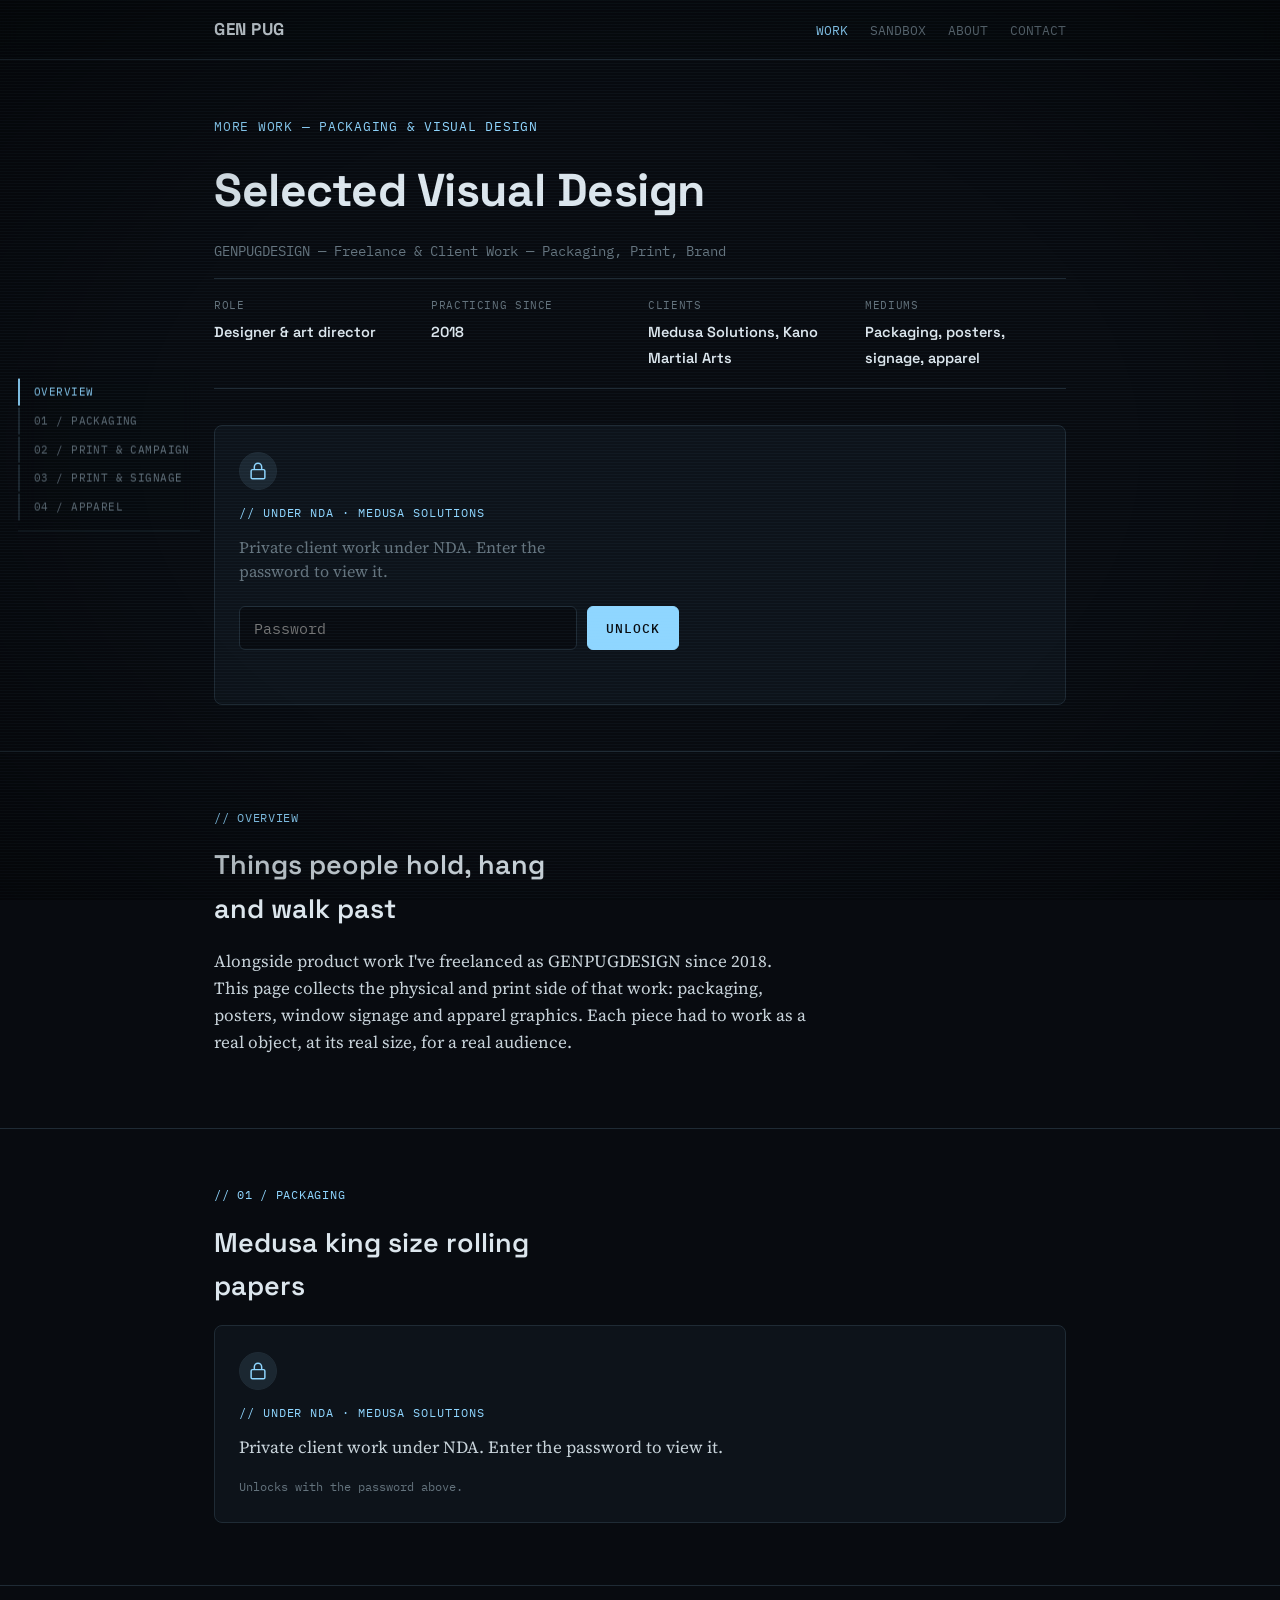
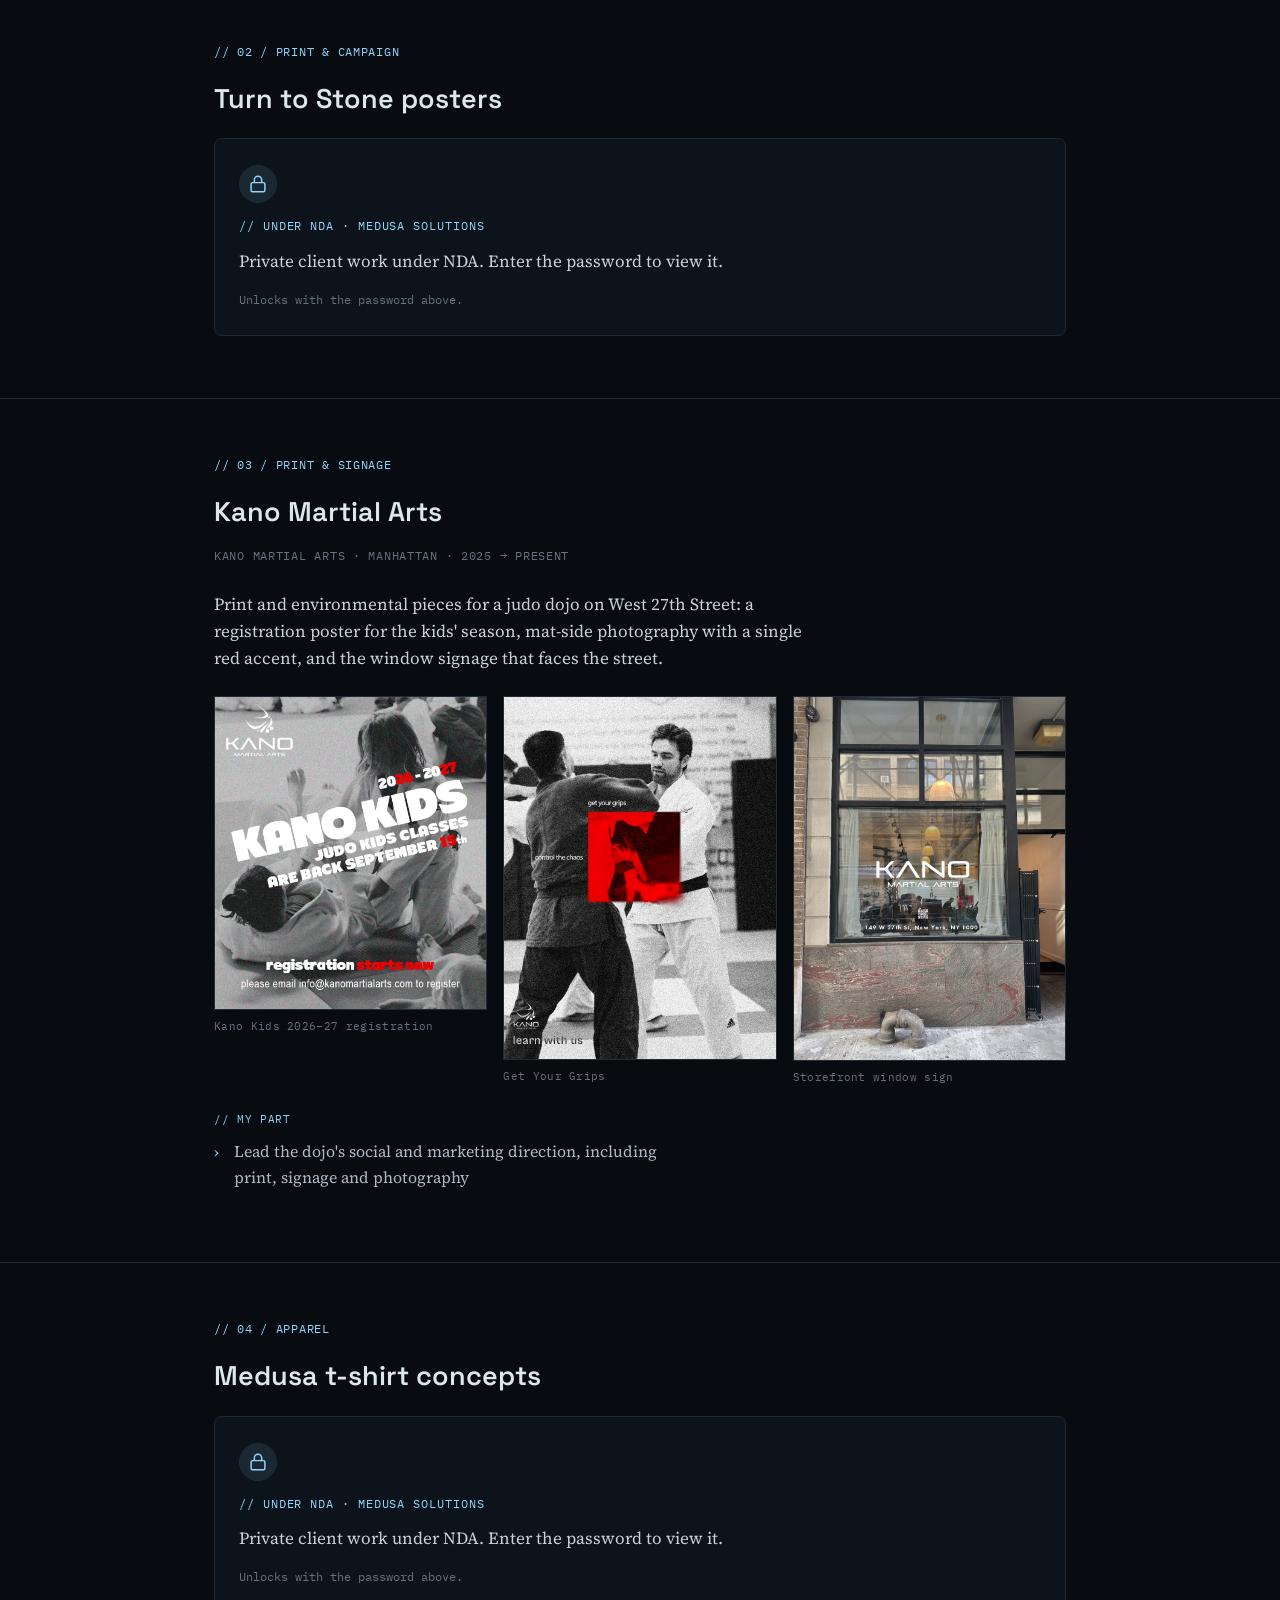
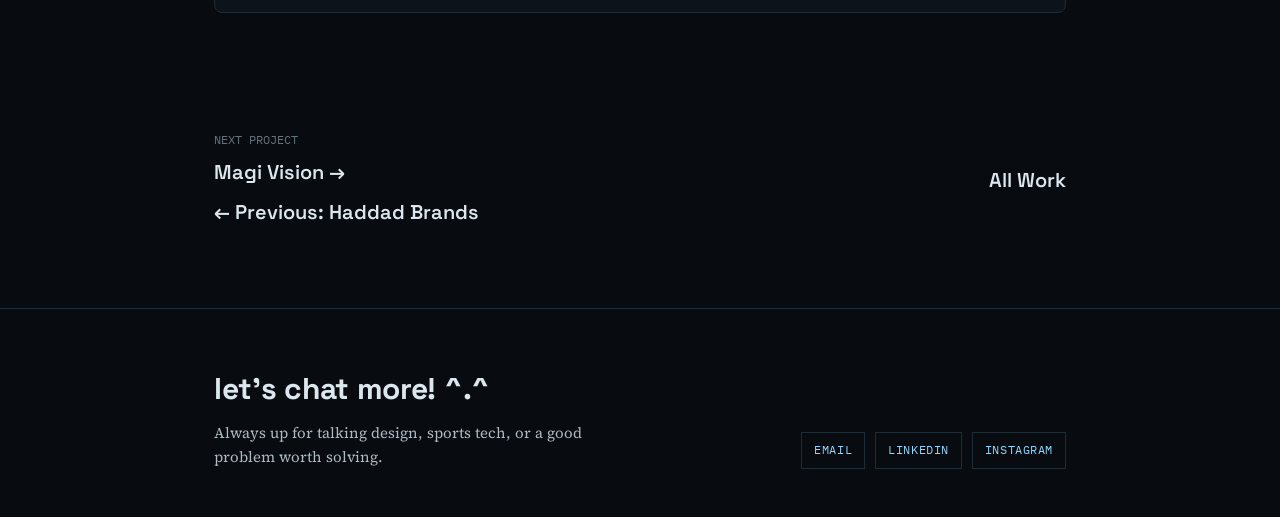
<file: freelance.html>
<!DOCTYPE html>
<html lang="en">
<head>
<meta charset="UTF-8">
<meta name="viewport" content="width=device-width, initial-scale=1.0, viewport-fit=cover">
<title>Selected Visual Design — Genevieve Puglissi</title>
  <meta name="description" content="Freelance packaging, print, signage and apparel graphics for Medusa Solutions and Kano Martial Arts.">
  <link rel="canonical" href="https://www.gen-pug.com/freelance.html">
  <meta property="og:type" content="website">
  <meta property="og:site_name" content="Genevieve Puglissi">
  <meta property="og:title" content="Selected Visual Design — Genevieve Puglissi">
  <meta property="og:description" content="Freelance packaging, print, signage and apparel graphics for Medusa Solutions and Kano Martial Arts.">
  <meta property="og:url" content="https://www.gen-pug.com/freelance.html">
  <meta property="og:image" content="https://www.gen-pug.com/assets/social/og-cover.png">
  <meta property="og:image:width" content="1200">
  <meta property="og:image:height" content="630">
  <meta property="og:image:alt" content="Genevieve Puglissi — Multifaceted Designer and Researcher">
  <meta name="twitter:card" content="summary_large_image">
  <meta name="twitter:title" content="Selected Visual Design — Genevieve Puglissi">
  <meta name="twitter:description" content="Freelance packaging, print, signage and apparel graphics for Medusa Solutions and Kano Martial Arts.">
  <meta name="twitter:image" content="https://www.gen-pug.com/assets/social/og-cover.png">
  <link rel="icon" href="favicon.svg" type="image/svg+xml">
  <link rel="icon" href="favicon-32.png" sizes="32x32" type="image/png">
  <link rel="icon" href="favicon-16.png" sizes="16x16" type="image/png">
  <link rel="apple-touch-icon" href="apple-touch-icon.png">
<link rel="preconnect" href="https://fonts.googleapis.com">
<link href="https://fonts.googleapis.com/css2?family=Space+Grotesk:wght@500;600;700&family=IBM+Plex+Mono:wght@400;500&family=Source+Serif+4:ital,opsz,wght@0,8..60,400;1,8..60,500;0,8..60,600&display=swap" rel="stylesheet">
<style>
  :root {
    --bg: #080B10; --bg-panel: #0D131A; --ink: #DCE6ED; --accent: #8FD6FF;
    --accent-soft: rgba(143,214,255,0.10); --line: #1F2B35; --muted: #64737D;
  }
  * { margin: 0; padding: 0; box-sizing: border-box; }
  html { background: var(--bg); scroll-behavior: smooth; scroll-padding-top: 90px; }
  @media (prefers-reduced-motion: reduce) { html { scroll-behavior: auto; } }

  /* Floating stage nav */
  .stage-nav { position: fixed; left: 18px; top: 50%; transform: translateY(-50%); z-index: 35; display: flex; flex-direction: column; gap: 2px; max-height: 76vh; overflow-y: auto; padding: 10px 0; }
  .stage-nav a { font-family: 'IBM Plex Mono', monospace; font-size: 10.5px; letter-spacing: 0.04em; color: var(--muted); text-decoration: none; padding: 5px 10px 5px 14px; border-left: 2px solid var(--line); white-space: nowrap; max-width: 190px; overflow: hidden; text-overflow: clip; transition: color 0.2s ease, border-color 0.2s ease, padding-left 0.2s ease; }
  .stage-nav a:hover { color: var(--accent); border-left-color: var(--accent); padding-left: 18px; }
  .stage-nav a.on { color: var(--accent); border-left-color: var(--accent); }
  .stage-nav a.sub { padding-left: 24px; font-size: 10px; opacity: 0.85; }
  .stage-nav a.sub:hover { padding-left: 28px; }
  @media (max-width: 1240px) { .stage-nav { display: none; } }

  /* Global footer */
  footer#contact { border-top: 1px solid var(--line); margin-top: 20px; padding: 56px 0 64px; }
  footer#contact .footer-inner { display: flex; justify-content: space-between; align-items: flex-end; gap: 28px; flex-wrap: wrap; }
  .footer-cta { font-family: 'Space Grotesk', sans-serif; font-weight: 700; font-size: 30px; color: var(--ink); letter-spacing: -0.01em; }
  .footer-sub { font-size: 15px; color: #AEBBC4; margin-top: 8px; max-width: 46ch; }
  .footer-links { display: flex; gap: 10px; flex-wrap: wrap; }
  .footer-links a { font-family: 'IBM Plex Mono', monospace; font-size: 11.5px; letter-spacing: 0.05em; color: var(--accent); text-decoration: none; border: 1px solid var(--line); padding: 8px 12px; }
  .footer-links a:hover { border-color: var(--accent); background: var(--accent-soft); }
  @media (max-width: 400px) { .footer-cta { font-size: 23px; } footer#contact { padding: 40px 0 48px; } }
  body { background: var(--bg); color: var(--ink); font-family: 'Source Serif 4', serif; line-height: 1.6; -webkit-font-smoothing: antialiased; overflow-x: hidden; }
  .crt { position: fixed; inset: 0; pointer-events: none; z-index: 50; }
  .crt::before { content: ""; position: absolute; inset: 0; background: repeating-linear-gradient(180deg, rgba(143,214,255,0.035) 0px, rgba(143,214,255,0.035) 1px, transparent 1px, transparent 3px); }
  .crt::after { content: ""; position: absolute; inset: 0; background: radial-gradient(ellipse at center, transparent 55%, rgba(0,0,0,0.55) 120%); }
  .mono { font-family: 'IBM Plex Mono', monospace; }
  .head { font-family: 'Space Grotesk', sans-serif; }
  .wrap { max-width: 880px; margin: 0 auto; padding: 0 32px; }

  nav { position: sticky; top: 0; z-index: 40; border-bottom: 1px solid var(--line); padding: 16px 0; background: rgba(8,11,16,0.82); -webkit-backdrop-filter: blur(10px); backdrop-filter: blur(10px); }
  nav .wrap { display: flex; justify-content: space-between; align-items: baseline; gap: 16px; flex-wrap: nowrap; }
  .nav-name { font-family: 'Space Grotesk', sans-serif; font-weight: 700; font-size: 17px; letter-spacing: 0.03em; color: var(--ink); text-decoration: none; }
  .nav-links { display: flex; gap: 22px; flex-shrink: 0; white-space: nowrap; font-size: 13px; font-family: 'IBM Plex Mono', monospace; color: var(--muted); }
  .nav-links a { color: var(--muted); text-decoration: none; }
  .nav-links a:hover, .nav-links a.on { color: var(--accent); }
  @media (max-width: 400px) {
    nav { padding: 12px 0; }
    .nav-name { font-size: 14px; }
    .nav-links { gap: 13px; font-size: 11px; }
  }

  header.proj-hero { padding: 56px 0 40px; border-bottom: 1px solid var(--line); }
  .proj-index { font-family: 'IBM Plex Mono', monospace; font-size: 12.5px; color: var(--accent); letter-spacing: 0.06em; margin-bottom: 18px; }
  h1 { font-family: 'Space Grotesk', sans-serif; font-weight: 700; font-size: 46px; letter-spacing: -0.01em; margin-bottom: 12px; }
  .proj-role { font-family: 'IBM Plex Mono', monospace; font-size: 14px; color: var(--muted); margin-bottom: 16px; }
  .site-link { display: inline-block; font-family: 'IBM Plex Mono', monospace; font-size: 13px; letter-spacing: 0.06em; color: var(--accent); text-decoration: none; border: 1px solid var(--line); padding: 7px 12px; margin-bottom: 28px; }
  .site-link:hover { border-color: var(--accent); background: var(--accent-soft); }
  .block p a { color: var(--accent); text-decoration: none; border-bottom: 1px solid rgba(143,214,255,0.35); }
  .block p a:hover { border-bottom-color: var(--accent); }

  .meta-row { display: grid; grid-template-columns: repeat(4, 1fr); gap: 16px; border-top: 1px solid var(--line); border-bottom: 1px solid var(--line); padding: 18px 0; margin-bottom: 36px; }
  .meta-item .mono.label { font-size: 10.5px; color: var(--muted); letter-spacing: 0.06em; display: block; margin-bottom: 5px; }
  .meta-item .value { font-family: 'Space Grotesk', sans-serif; font-weight: 600; font-size: 14.5px; }

  .hero-visual { border: 1px solid var(--line); background: var(--bg-panel); aspect-ratio: 16/9; position: relative; overflow: hidden; }
  .hero-visual video, .img-block video { width: 100%; height: 100%; object-fit: cover; display: block; }
  .hero-visual .hatch { position: absolute; inset: 0; background-image: repeating-linear-gradient(45deg, rgba(143,214,255,0.05) 0, rgba(143,214,255,0.05) 1px, transparent 1px, transparent 10px), repeating-linear-gradient(-45deg, rgba(143,214,255,0.05) 0, rgba(143,214,255,0.05) 1px, transparent 1px, transparent 10px); }
  .hero-visual .ph-label { position: absolute; inset: 0; display: flex; align-items: center; justify-content: center; font-family: 'IBM Plex Mono', monospace; font-size: 13px; color: var(--muted); text-align: center; }
  .hero-visual .corner { position: absolute; width: 18px; height: 18px; border: 1.5px solid var(--accent); opacity: 0.6; }
  .corner.tl { top: -1px; left: -1px; border-right: none; border-bottom: none; }
  .corner.br { bottom: -1px; right: -1px; border-left: none; border-top: none; }
  .hero-caption { font-family: 'IBM Plex Mono', monospace; font-size: 11.5px; color: var(--muted); margin-top: 10px; }

  section.block { padding: 56px 0; border-bottom: 1px solid var(--line); }
  section.block:last-of-type { border-bottom: none; }
  .block-label { font-family: 'IBM Plex Mono', monospace; font-size: 12px; color: var(--accent); letter-spacing: 0.06em; margin-bottom: 16px; }
  .block h2 { font-family: 'Space Grotesk', sans-serif; font-weight: 600; font-size: 27px; margin-bottom: 18px; max-width: 22ch; }
  .block p { font-size: 17px; color: #C7D2D9; max-width: 66ch; margin-bottom: 16px; }
  .block ul { list-style: none; margin-bottom: 16px; }
  .block ul li { font-size: 16px; color: #AEBBC4; padding-left: 20px; position: relative; margin-bottom: 8px; max-width: 60ch; }
  .block ul li::before { content: "›"; position: absolute; left: 0; color: var(--accent); }

  .img-block { border: 1px solid var(--line); background: var(--bg-panel); position: relative; overflow: hidden; margin: 28px 0; }
  .img-block.wide { aspect-ratio: 16/8; }
  .img-block.tall { aspect-ratio: 4/3; }
  .img-block .hatch { position: absolute; inset: 0; background-image: repeating-linear-gradient(45deg, rgba(143,214,255,0.04) 0, rgba(143,214,255,0.04) 1px, transparent 1px, transparent 10px), repeating-linear-gradient(-45deg, rgba(143,214,255,0.04) 0, rgba(143,214,255,0.04) 1px, transparent 1px, transparent 10px); }
  .img-block .ph-label { position: absolute; inset: 0; display: flex; align-items: center; justify-content: center; font-family: 'IBM Plex Mono', monospace; font-size: 12px; color: var(--muted); text-align: center; padding: 20px; }

  .img-grid { display: grid; grid-template-columns: 1fr 1fr; gap: 20px; margin: 28px 0; }

  .stat-row { display: grid; grid-template-columns: repeat(3, 1fr); gap: 20px; margin-top: 8px; }
  .stat { border: 1px solid var(--line); padding: 20px; }
  .stat .num { font-family: 'Space Grotesk', sans-serif; font-weight: 700; font-size: 28px; color: var(--accent); }
  .stat .lbl { font-family: 'IBM Plex Mono', monospace; font-size: 11.5px; color: var(--muted); margin-top: 6px; }

  .swatch-row { display: flex; gap: 12px; margin-top: 8px; flex-wrap: wrap; }
  .swatch { width: 90px; }
  .swatch .chip { height: 56px; border: 1px solid var(--line); }
  .swatch .mono { font-size: 10.5px; color: var(--muted); margin-top: 6px; display: block; }

  .next-proj { padding: 56px 0 60px; display: flex; justify-content: space-between; align-items: center; }
  .next-proj a { font-family: 'Space Grotesk', sans-serif; font-weight: 600; font-size: 20px; color: var(--ink); text-decoration: none; }
  .next-proj a:hover { color: var(--accent); }
  .next-proj .lbl { font-family: 'IBM Plex Mono', monospace; font-size: 11.5px; color: var(--muted); display: block; margin-bottom: 6px; }
  .prev-proj { display: block; margin-top: 8px; font-family: 'IBM Plex Mono', monospace; font-size: 11.5px; color: var(--muted); text-decoration: none; }
  .prev-proj:hover { color: var(--accent); }

  @media (max-width: 700px) {
    .wrap { padding: 0 20px; }
    h1 { font-size: 32px; }
    .meta-row { grid-template-columns: 1fr 1fr; row-gap: 16px; }
    .img-grid { grid-template-columns: 1fr; }
    .stat-row { grid-template-columns: 1fr; }
  }

  /* Desktop site mockup */
  .site-mock { margin: 28px 0 10px; }
  .browser { border: 1px solid var(--line); border-radius: 10px; overflow: hidden; background: #0c0c0e; box-shadow: 0 18px 40px rgba(0,0,0,0.5); }
  .browser-bar { display: flex; align-items: center; gap: 8px; padding: 9px 12px; background: #15171b; border-bottom: 1px solid var(--line); }
  .browser-bar .dot { width: 9px; height: 9px; border-radius: 50%; background: #2c313a; flex-shrink: 0; }
  .browser-url { flex: 1; margin-left: 8px; font-family: 'IBM Plex Mono', monospace; font-size: 10.5px; color: var(--muted); background: #0c0c0e; border: 1px solid var(--line); border-radius: 5px; padding: 4px 10px; white-space: nowrap; overflow: hidden; text-overflow: clip; }
  .browser img { display: block; width: 100%; height: auto; }
  @media (max-width: 480px) { .browser-bar { padding: 7px 9px; } .browser-url { font-size: 9px; } }

  /* Currently-building empty state */
  .building { position: absolute; inset: 0; display: flex; flex-direction: column; align-items: center; justify-content: center; gap: 10px; text-align: center; padding: 16px; background: radial-gradient(ellipse at center, rgba(143,214,255,0.07), transparent 70%); }
  .building svg { width: 34px; height: 34px; filter: drop-shadow(0 0 8px rgba(143,214,255,0.65)); animation: buildpulse 2.6s ease-in-out infinite; }
  .building .bt { font-family: 'IBM Plex Mono', monospace; font-size: 11px; letter-spacing: 0.08em; color: var(--accent); text-shadow: 0 0 10px rgba(143,214,255,0.5); }
  .building .bs { font-family: 'IBM Plex Mono', monospace; font-size: 10px; color: var(--muted); max-width: 30ch; line-height: 1.5; }
  @keyframes buildpulse { 0%, 100% { opacity: 0.75; transform: translateY(0); } 50% { opacity: 1; transform: translateY(-2px); } }
  @media (prefers-reduced-motion: reduce) { .building svg { animation: none; } }

  /* Mobile hardening — smallest iOS & Android screens */
  body { -webkit-text-size-adjust: 100%; overflow-wrap: break-word; }
  img, svg, video { max-width: 100%; height: auto; }
  a, button { overflow-wrap: break-word; }
  @supports (padding: max(0px)) {
    .wrap { padding-left: max(14px, env(safe-area-inset-left)); padding-right: max(14px, env(safe-area-inset-right)); }
    footer#contact { padding-bottom: max(48px, calc(env(safe-area-inset-bottom) + 32px)); }
  }
  @media (max-width: 340px) {
    .wrap { padding-left: 12px; padding-right: 12px; }
    h1 { font-size: 23px; }
    .nav-links { gap: 10px; font-size: 10px; }
    .nav-name { font-size: 12.5px; }
    .footer-cta { font-size: 20px; }
    .footer-links a { font-size: 10.5px; padding: 7px 9px; }
  }

  /* Packaging case study — proof panels, spec tables, five-step method */
  .proof { --h: clamp(170px, 44vw, 380px); background: #ECEEF0; border: 1px solid var(--line); padding: 30px 20px 18px; display: flex; gap: clamp(10px, 3vw, 30px); justify-content: center; align-items: flex-end; position: relative; }
  .proof figure { margin: 0; text-align: center; }
  .proof img { display: block; height: var(--h); width: auto; max-width: none; margin: 0 auto; }
  .proof img.scale-a { height: calc(var(--h) * 112 / 127); }
  .proof figcaption { font-family: 'IBM Plex Mono', monospace; font-size: 10px; letter-spacing: 0.06em; color: #56626B; margin-top: 10px; }
  .proof .corner { position: absolute; width: 18px; height: 18px; border: 1.5px solid var(--accent); opacity: 0.6; }

  .sheet { border: 1px solid var(--line); background: #fff; margin: 22px 0 0; }
  .sheet img { display: block; width: 100%; height: auto; }
  .sheet-grid { display: grid; grid-template-columns: 1.4fr 1fr; gap: 20px; align-items: start; }

  .method { display: grid; grid-template-columns: repeat(5, 1fr); gap: 0; border: 1px solid var(--line); margin-top: 26px; }
  .method > div { padding: 14px 14px 16px; border-right: 1px solid var(--line); }
  .method > div:last-child { border-right: none; }
  .method .n { font-family: 'IBM Plex Mono', monospace; font-size: 11px; color: var(--accent); letter-spacing: 0.06em; }
  .method .t { font-family: 'Space Grotesk', sans-serif; font-weight: 600; font-size: 14.5px; margin-top: 4px; }
  .method .d { font-size: 13px; color: #8E9BA4; margin-top: 4px; line-height: 1.45; }

  .example-title { font-family: 'IBM Plex Mono', monospace; font-size: 12px; color: var(--muted); letter-spacing: 0.06em; margin: -6px 0 26px; }
  h3.step { font-family: 'IBM Plex Mono', monospace; font-weight: 500; font-size: 12px; color: var(--accent); letter-spacing: 0.06em; margin: 44px 0 14px; padding-top: 18px; border-top: 1px dashed var(--line); }
  h3.step:first-of-type { margin-top: 8px; border-top: none; padding-top: 0; }

  .spec { display: grid; grid-template-columns: 170px 1fr; border-top: 1px solid var(--line); margin: 22px 0 6px; }
  .spec dt, .spec dd { padding: 10px 0; border-bottom: 1px solid var(--line); }
  .spec dt { font-family: 'IBM Plex Mono', monospace; font-size: 11px; letter-spacing: 0.05em; color: var(--muted); padding-top: 12px; }
  .spec dd { font-family: 'Space Grotesk', sans-serif; font-size: 15px; color: var(--ink); }
  .spec dd span { font-family: 'IBM Plex Mono', monospace; font-size: 11.5px; color: #8E9BA4; }

  .foil-chip { background: linear-gradient(135deg, #8C939A 0%, #E9EDF0 38%, #A3AAB1 55%, #F4F6F7 72%, #7E858C 100%); }

  @media (max-width: 700px) {
    .method { grid-template-columns: 1fr 1fr; }
    .method > div { border-bottom: 1px solid var(--line); }
    .method > div:nth-child(2n) { border-right: none; }
    .method > div:last-child { grid-column: 1 / -1; border-bottom: none; }
    .sheet-grid { grid-template-columns: 1fr; }
    .spec { grid-template-columns: 1fr; }
    .spec dt { border-bottom: none; padding-bottom: 0; }
    .proof { padding: 20px 10px 14px; }
  }

  .tri { display: grid; grid-template-columns: repeat(3, 1fr); gap: 16px; margin: 24px 0 0; }
  .duo { display: grid; grid-template-columns: 1fr 1fr; gap: 16px; margin: 24px 0 0; }
  .tri figure, .duo figure { margin: 0; }
  .tri img, .duo img { display: block; width: 100%; height: auto; border: 1px solid var(--line); background: var(--bg-panel); }
  .tri figcaption, .duo figcaption { font-family: 'IBM Plex Mono', monospace; font-size: 10.5px; color: var(--muted); margin-top: 8px; letter-spacing: 0.03em; }
  .tri.posters img { aspect-ratio: 4 / 5; object-fit: cover; }
  .techpack { max-width: 560px; }
  .my-part { font-family: 'IBM Plex Mono', monospace; font-size: 11px; color: var(--accent); letter-spacing: 0.06em; margin: 26px 0 10px; }
  @media (max-width: 700px) { .tri { grid-template-columns: 1fr 1fr; } .duo { grid-template-columns: 1fr; } }
</style>

<link rel="stylesheet" href="assets/nda/nda.css">
<script src="assets/nda/nda.js" defer></script>
<body>

<div class="crt"></div>

<nav>
  <div class="wrap">
    <a class="nav-name" href="index.html">GEN PUG</a>
    <div class="nav-links">
      <a href="index.html#work" class="on">WORK</a>
      <a href="sandbox.html">SANDBOX</a>
      <a href="index.html#about">ABOUT</a>
      <a href="#contact">CONTACT</a>
    </div>
  </div>
</nav>

<header class="proj-hero">
  <div class="wrap">
    <div class="proj-index">MORE WORK — PACKAGING &amp; VISUAL DESIGN</div>
    <h1 class="head">Selected Visual Design</h1>
    <div class="proj-role mono">GENPUGDESIGN — Freelance &amp; Client Work — Packaging, Print, Brand</div>

    <div class="meta-row">
      <div class="meta-item"><span class="mono label">ROLE</span><span class="value head">Designer &amp; art director</span></div>
      <div class="meta-item"><span class="mono label">PRACTICING SINCE</span><span class="value head">2018</span></div>
      <div class="meta-item"><span class="mono label">CLIENTS</span><span class="value head">Medusa Solutions, Kano Martial Arts</span></div>
      <div class="meta-item"><span class="mono label">MEDIUMS</span><span class="value head">Packaging, posters, signage, apparel</span></div>
    </div>

<div class="nda-lock nda-inline" data-nda="Mz8ydJ7ms7zRIWorBiKUT+GYDWZycx0X8seo8iB/9vREcx+/NOwUAM1ArT3Gn9kpdjT4+eT0XpDFeuFvQNSTa6kbWFei5FfLOd2oNDuojhjuoXtMnkkk+ZOYRXg9Wnb3Ipu/9Ni2play/REPVGpT9MoJu8U6MXwtBlk/zPB/EkkxceE1vhUXr7KXtw/eG1xWY1NuwLeyv7nkCZn4Ysc+JdffMRpAMbN4UFj21rNn4bJKPsOP8A0riIa2E3vfhlV99Kz8Gent4eNwotxTPGaOGR2jR7JBK7FduYkBSfMZQSTbwaov1Jn0NKtkfTN0+Z+UwlnecJGcvLLgCrzf3yUdzGc/jOoTgR1V6ZYu1Gzb3EcUeo7TQhdFCnBmsQuc45ldIN9PyKzK/M1ivD5O27nP/eOoAdDBOwajmvaSEn45oxjdo6YU/zrWGZJX1sTxTJfjn9qHjGcE4wJGcX3u2J/rku2yqQEWE4+0OaDdm8zZpuxG7iqyKPqUjfBpRB5ngyMt18NkntzP/eYdEFF5j4efXfA+Gpw8AXW0wsM=" data-title="Medusa king size rolling papers" data-org="Medusa Solutions"></div>
  </div>
</header>

<section class="block">
  <div class="wrap">
    <div class="block-label">// OVERVIEW</div>
    <h2 class="head">Things people hold, hang and walk past</h2>
    <p>Alongside product work I've freelanced as GENPUGDESIGN since 2018. This page collects the physical and print side of that work: packaging, posters, window signage and apparel graphics. Each piece had to work as a real object, at its real size, for a real audience.</p>
  </div>
</section>

<section class="block">
  <div class="wrap">
    <div class="block-label">// 01 / PACKAGING</div>
    <h2 class="head">Medusa king size rolling papers</h2>
<div class="nda-lock nda-inline" data-nda="FyEw97V56K+X9GBBZbFVPTvhitKqzkyz9UKvNAtoSGMrGreY0CFWY6NLZNl7wkCt5tiyldWgfdbZLylGiwh54JkRLy4HV+fzu3Eavd7KWmbjqb7Hjx697htcFkIl8TQotVI45dWk8vaghbS+LCpQxhI/VqBDDXzWxKIF/vIeqnj9XhhpV2YDPT+FrBIcJpfmHz1700w7fcPi0SlZP4OPI8x//OK+I4WpShf58D5dTGXUlH1GaMSi/20zNqHfKa3ro8eMX2/tm5CFWhoyhX3s65rwpL+jcGmQcdXeJukmWlWnzoqZTigTpc2QZUeZ3aYMVJ12x5NAuovY9qN9l+zsD9wKg5xIEKZ8XXsK8yPJpZZEHVzykqPk/znX+1gHTkAC8fpwLlVd63YrMZi060bNOVA8o1ppIRchIxZ5qX3OG+f9cYr/Sobehjf/feA7D+V5IpiOMwmR1ufW+k9ZFHMwZ/UyKbvsPjHnOD5Npja9UZvYI8LK78xG/c+zR3XCwdn1L5flVyOsrqdbNJfXwWUgIYLAGzWvLLnOthb5Pk0/S3fmBROtj07FFEy0C2oAcpcmFIpx15diaKE5In7R7KEByTKtzRKcb/SEWoP7ibMlFs5BOJ7pbjeiRz91GrEgzYZx5/[base64]/X5e1Nhhw7cZs+Cb9DwDb7nfRar20/FNuPpxPTuYMlONoYAJu5TuvyLpu4mMbwDYpw4Nq6t8Tj6Ma92WW7vfq7CWN+pxqPptvVSNB8EKLFgb6WqiysaP0MYtyNFYf/Dc4sxKBm1f+KJHGl1pmJ3ffjjnMj+x6RMsjuHqTTwyYv+GTtdj8gWbf9Z7UqBZ2eZMSGMjCJ3g+5IueqgMT3HUuo71ErUsP/XE7wsD1sVtrjz/ssVKliKV1H1V/BEZgO1Jro9/UDEZwGdSI8xFndcxxIYwMcXN2CD+1MTqUmFwumMKhAYhvkicYm8gfwgG3fW3pf0Fi81bf45wPuhkSTPHh5W2E0dJkVFSWXByBW2Qwnolx/fJwHMwyxqNx5TJMLB9mZt3iBLiyC+PnQzRox0VYJxGgEsTQLlW6VpQ47RtnDr6gdoP6mx8RSSKSMxASYg39R/TbH3h2lnBi6HFhsjinXksTAzm/k6puTU4mZkwC4YjNg//dCQ637v8IAKsbYqQ2LETW9q0U2hStkOVFMOTh5SjDc4GXcfx8I0Ctu7wGm7T1I83ja42Vb9FPg559ss27sOd7Rk=" data-title="Medusa king size rolling papers" data-org="Medusa Solutions"></div>
  </div>
</section>

<section class="block">
  <div class="wrap">
    <div class="block-label">// 02 / PRINT &amp; CAMPAIGN</div>
    <h2 class="head">Turn to Stone posters</h2>
<div class="nda-lock nda-inline" data-nda="RysNwb/DYoF35LbngIrXxUSqtSWYr/UgTTILs/Q9tDrsqHPQhKrjGSYjZAp4k0W9+/0AezkeWnyphXBuDyu5MD+PhipZdbk11qqNvUw3FIpbn15/gjzP7tyCYbMGMYM5yTR1Ig29NiBwLm7W8JywckgL3yV4YOPBxKmo1GGqKpoLKAlW0YJqJA/eVXB4BmZ4W4YuIj320SvCT+mipwswlZftgQnRGDokmhZrA+CLv8wHNs2AJ2DA55/OgQb6zCUTljYua/2gdVD3keSdvOZ4PyIrW9ykirS7kLJiY4QN+XDu/[base64]/[base64]/Duh6Lfw6YZ6grNXj8CIFBqs2cgpBlkCv5SC9H8VSKKodlS/cALmnFot0o5XWHsZSXEbIG7Csb9d0CivIbg8e+DMEwVom5lSZjppOxEketO5IS7e/E+YIyC/aTc1kJoqLOko37W5qtkev/HNQQ45inM63RDKA23REjm6xZInkTJxwi4NhkLfOSW3LMl1VeUIeMhK/HRe8U7lh+grhzYOgl0fsk5ciRJJU19HxWMwoch2eGRxDHkruQP/KdOB5l2SsHoyZHqwSHq1dlOAGKQM84a6YC2Ao+XVgss5FgPk1yPGWjcJLM7SND7QdrXMCnJRPzC+vXLyEzjjGMggGtm8GUtCJ+/bT75C7rm9zh1nzr3A7+V9Qwby1UjFjbpoG3FMshhbKR8g/TERJtReI3NKNpzpD5s9MQ8/iKge9dmpgGR7gGwH5wiIr6Jro/S4Hvw5ma+JbB56fvMSDME9HJjFPOKjXO7972G49xF9D/SMpaGhuYXEeLwrRryT1YpOhrzUVdYdE4JD+GAFwZdNOPgJQkUbvTaDgmcW04crJPs8OfYCbBFnXUqxNAEuceCwR2HIvAETweHxKgswBlc4hA7nBQPPssY/3ELxdeMAEY7/hypbmWFuCUuU2kb/kFogZrKtirDXC5lGkCNCxg2VACy+IMczeUSdhnw/0EF6ZhO1zY5pnvsq6MqQ5PsN4PTBj1lYx0zaG6kdxlA4QP9NPFeIZlJGwYnTrptmv715Jm6dfUug4wmYpKo5XnDTbmdAZPdso1UJtYCxIiNEACnDSPOcsD4ilj5I6IjAyJ4iKXvPAWtNMXl6DbD/PcX6biBEydDHqsGQD2SeZzeAy0GY5TGDmeTSYi7KZaIUe1kKCH1C4R6w/SwHEHZ9w81m5dhmi7jgNZOk/9HkMtsvaynNNTplRwoX4zdZE156BZT8yzmw1SmItWdxevWzVv4//6Xajv1HVKZw/2qfBSGodpYSIhBwKEXCTyMr2/ayQ43aw2mJdrHTkmHvMo5MqqBiqRE=" data-title="Turn to Stone posters" data-org="Medusa Solutions"></div>
  </div>
</section>

<section class="block">
  <div class="wrap">
    <div class="block-label">// 03 / PRINT &amp; SIGNAGE</div>
    <h2 class="head">Kano Martial Arts</h2>
    <div class="example-title">KANO MARTIAL ARTS · MANHATTAN · 2025 → PRESENT</div>
    <p>Print and environmental pieces for a judo dojo on West 27th Street: a registration poster for the kids' season, mat-side photography with a single red accent, and the window signage that faces the street.</p>
    <div class="tri">
      <figure><img src="assets/kano/kano-kids-2026.jpg" alt="Kano Kids 2026–27 registration poster over black-and-white photography of kids training" loading="lazy"><figcaption>Kano Kids 2026–27 registration</figcaption></figure>
      <figure><img src="assets/kano/get-your-grips.jpg" alt="Get Your Grips: black-and-white judo photo with a single red accent block" loading="lazy"><figcaption>Get Your Grips</figcaption></figure>
      <figure><img src="assets/kano/kano-storefront-sign.jpg" alt="Kano Martial Arts window signage on the dojo storefront" loading="lazy"><figcaption>Storefront window sign</figcaption></figure>
    </div>
    <div class="my-part">// MY PART</div>
    <ul>
      <li>Lead the dojo's social and marketing direction, including print, signage and photography</li>
    </ul>
  </div>
</section>

<section class="block">
  <div class="wrap">
    <div class="block-label">// 04 / APPAREL</div>
    <h2 class="head">Medusa t-shirt concepts</h2>
<div class="nda-lock nda-inline" data-nda="BZWwzD+WxTW9O4JW3ZNuBTkdQIdw4rLrxh4FdY6H3tSKbykBFG8LMTvHxBh53+2HwLI2hC9OiYGcjtpQ9PPUHK2+fiR2AsBDntBUaMT93wOLoaJPpOOa0V029DGiNJOOlixtOCiDjV7e7vwOTIBN997ethSB1UWHduAqE7DStBuBzt4GHTOVKpIs2fi/oaMu8KAryTNXhSnoEfdB3uCQ/VDizm1WQxqfbRSmgDl+/os6T2250d8yyl/LbD1omsdA90qTCbuSXb/1q0ed3K79wNe5OPzG/1rsetmwgY/jSQKksfC8/CNobggg/uCHf20u5Z0VZfv7TupNL10SAZclFOBJG+2IaK1d7w0vLkOuAapooKRbYp8btNfSU9OydS/zy5SX8BMWq+fDmCOo6faOTkcMM2VukIu+O9MZcY0q0h77/[base64]/YkvxMD4yHEvhk/[base64]/DFj/neMDHqOnT1yyZf6XiV6G4LlIPxOO1b7KbyIVJaq2XgIBN64H7fqhUkmoaDazbO3FnF5wS6MDuC1ky8ZDA9MuDTJambkrpNfBjedOiwg97RtMGFuPJwrMuJOG2AC/SHsmGP8hGVnP1DvJ6qVi" data-title="Medusa t-shirt concepts" data-org="Medusa Solutions"></div>
  </div>
</section>

<div class="wrap">
  <div class="next-proj">
    <div><span class="lbl mono">NEXT PROJECT</span><a href="magi-vision-case-study.html">Magi Vision →</a>
      <a class="prev-proj" href="haddad-case-study.html">← Previous: Haddad Brands</a></div>
    <a href="index.html">All Work</a>
  </div>
</div>

<footer id="contact">
  <div class="wrap footer-inner">
    <div>
      <div class="footer-cta">let's chat more! ^.^</div>
      <div class="footer-sub">Always up for talking design, sports tech, or a good problem worth solving.</div>
    </div>
    <div class="footer-links">
      <a href="mailto:genpugdesign@gmail.com">EMAIL</a>
      <a href="https://www.linkedin.com/in/gen-pug/" target="_blank" rel="noopener">LINKEDIN</a>
      <a href="https://www.instagram.com/genpugdesign" target="_blank" rel="noopener">INSTAGRAM</a>
    </div>
  </div>
</footer>

<script>
function buildStageNav(){
  var old = document.querySelector('nav.stage-nav'); if (old) old.remove();
  var items = [];
  document.querySelectorAll('section.block').forEach(function(sec){
    function shorten(s){
      s = s.replace(/^\/\/\s*/, '').replace(/\s*↗\s*$/, '').trim();
      s = s.split(/\s+[—–]\s+/)[0];        // drop the clause after an em dash
      s = s.split(/\s+·\s+/)[0];           // drop the clause after a middot
      return s.trim();
    }
    var lab = sec.querySelector('.block-label');
    if (lab) items.push({ el: sec, text: shorten(lab.textContent), sub: false });
    sec.querySelectorAll('h3').forEach(function(h){ items.push({ el: h, text: shorten(h.textContent), sub: true }); });
  });
  if (items.length < 3) return;
  var nav = document.createElement('nav');
  nav.className = 'stage-nav';
  items.forEach(function(it, i){
    if (!it.el.id) it.el.id = 'sec-' + i;
    var a = document.createElement('a');
    a.href = '#' + it.el.id;
    a.textContent = it.text;
    if (it.sub) a.className = 'sub';
    nav.appendChild(a);
    it.link = a;
  });
  document.body.appendChild(nav);
  function sync(){
    var y = window.scrollY + 140, cur = items[0];
    items.forEach(function(it){ if (it.el.offsetTop <= y) cur = it; });
    items.forEach(function(it){ it.link.classList.toggle('on', it === cur); });
  }
  sync();
  window.addEventListener('scroll', sync, { passive: true });
}
buildStageNav();
document.addEventListener('nda:unlocked', buildStageNav);
</script>

</body>
</html>
</file>
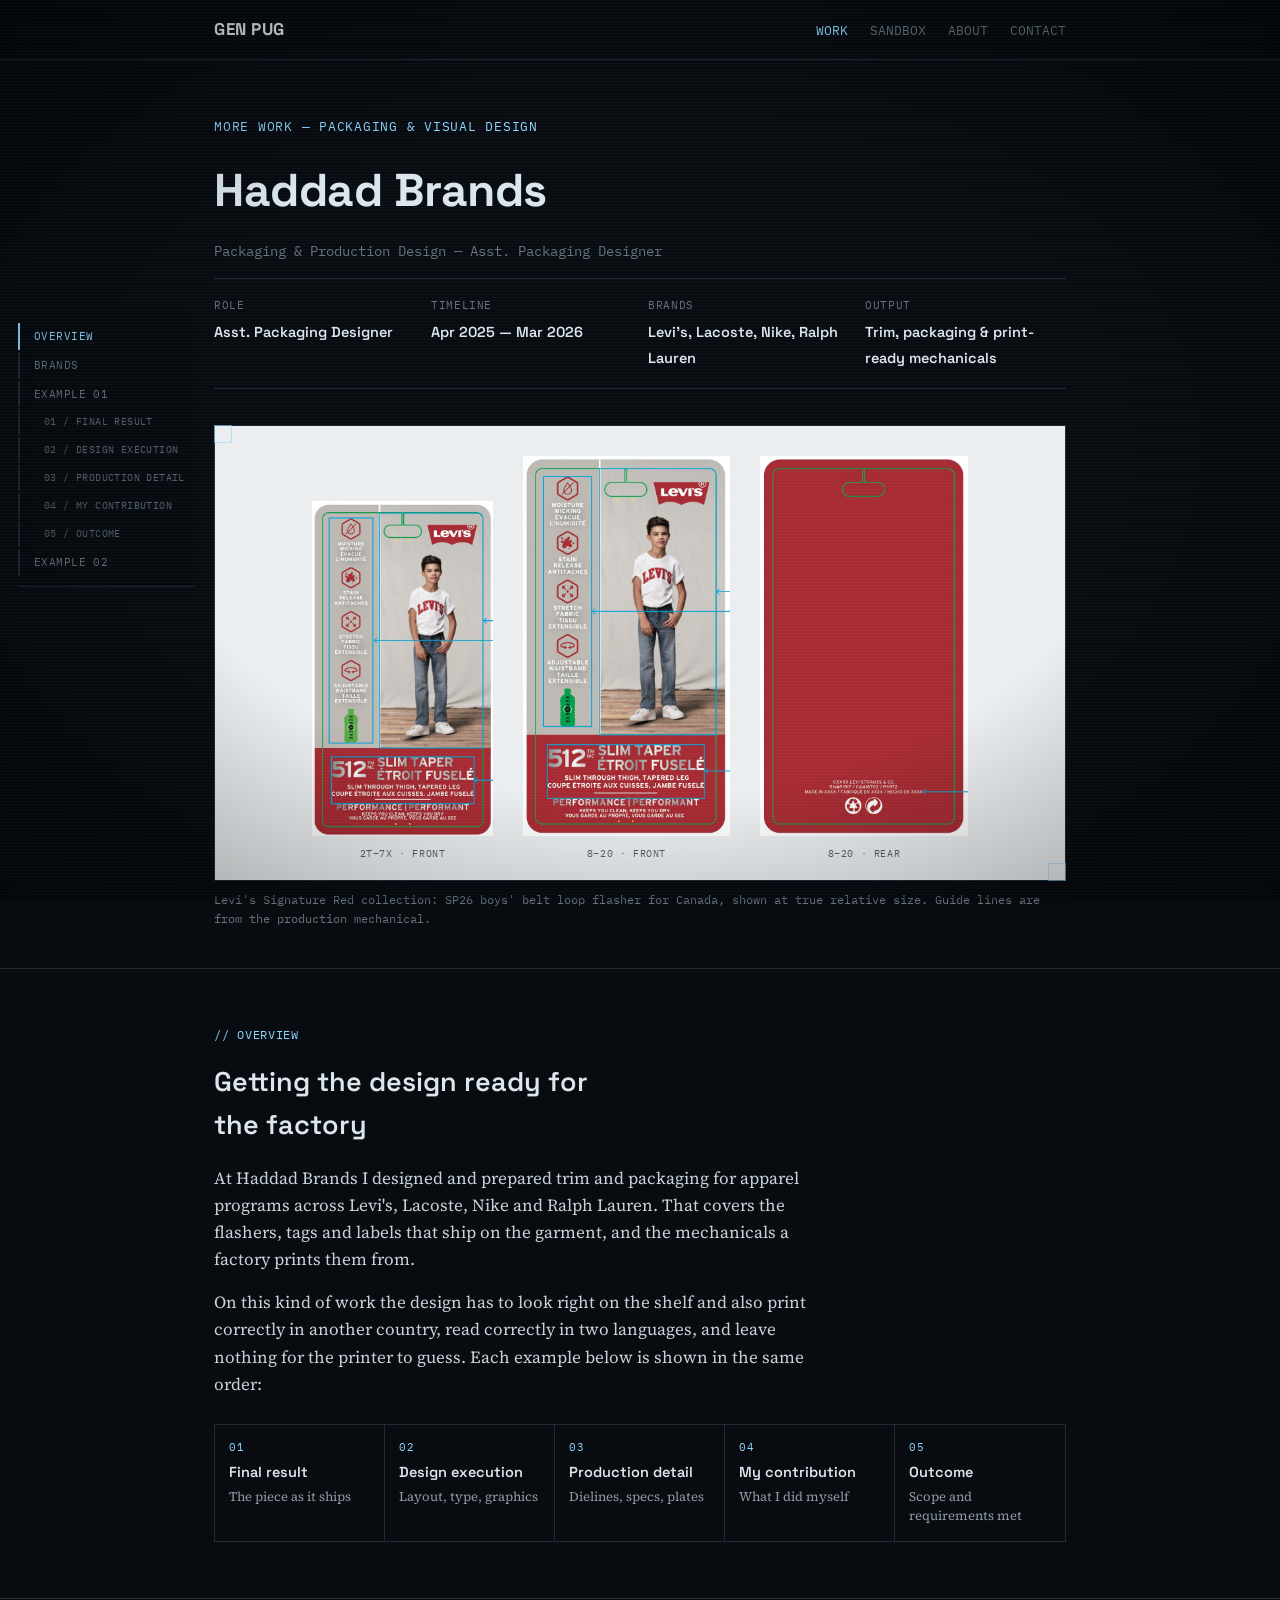
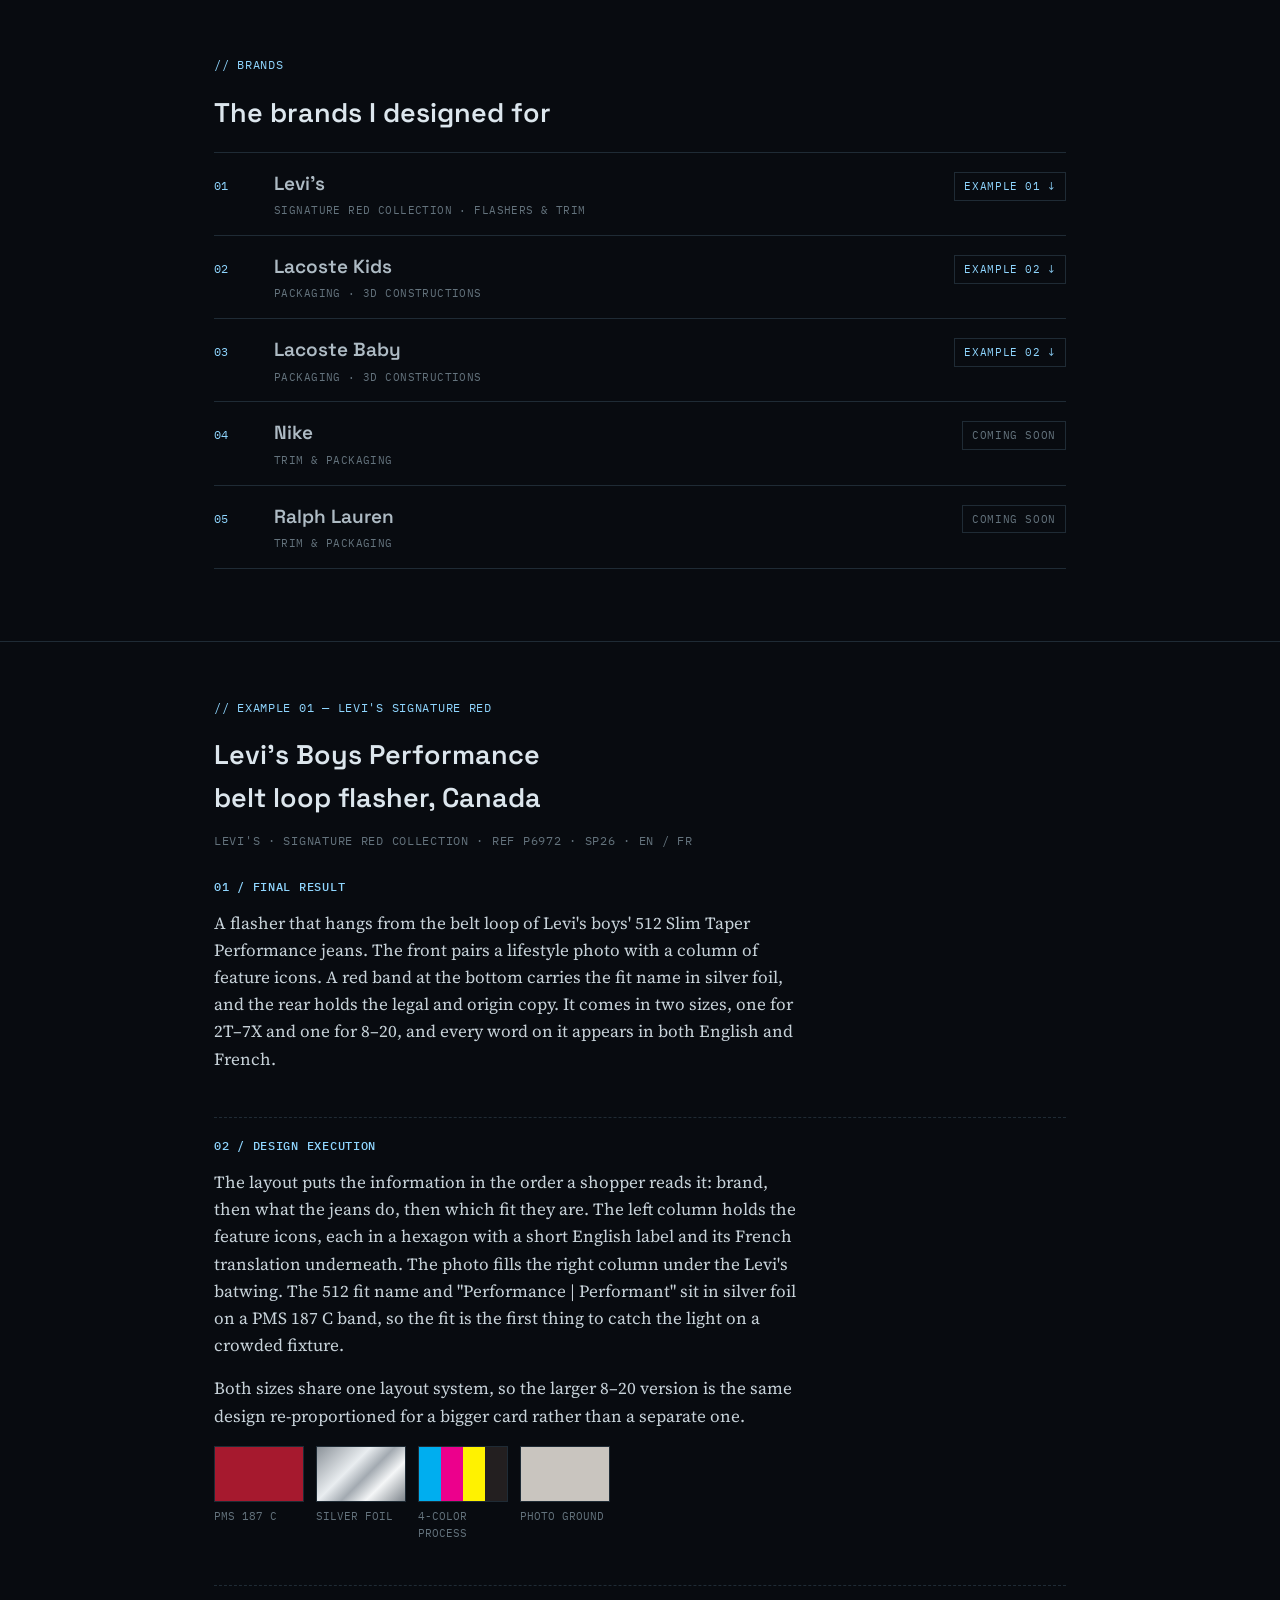
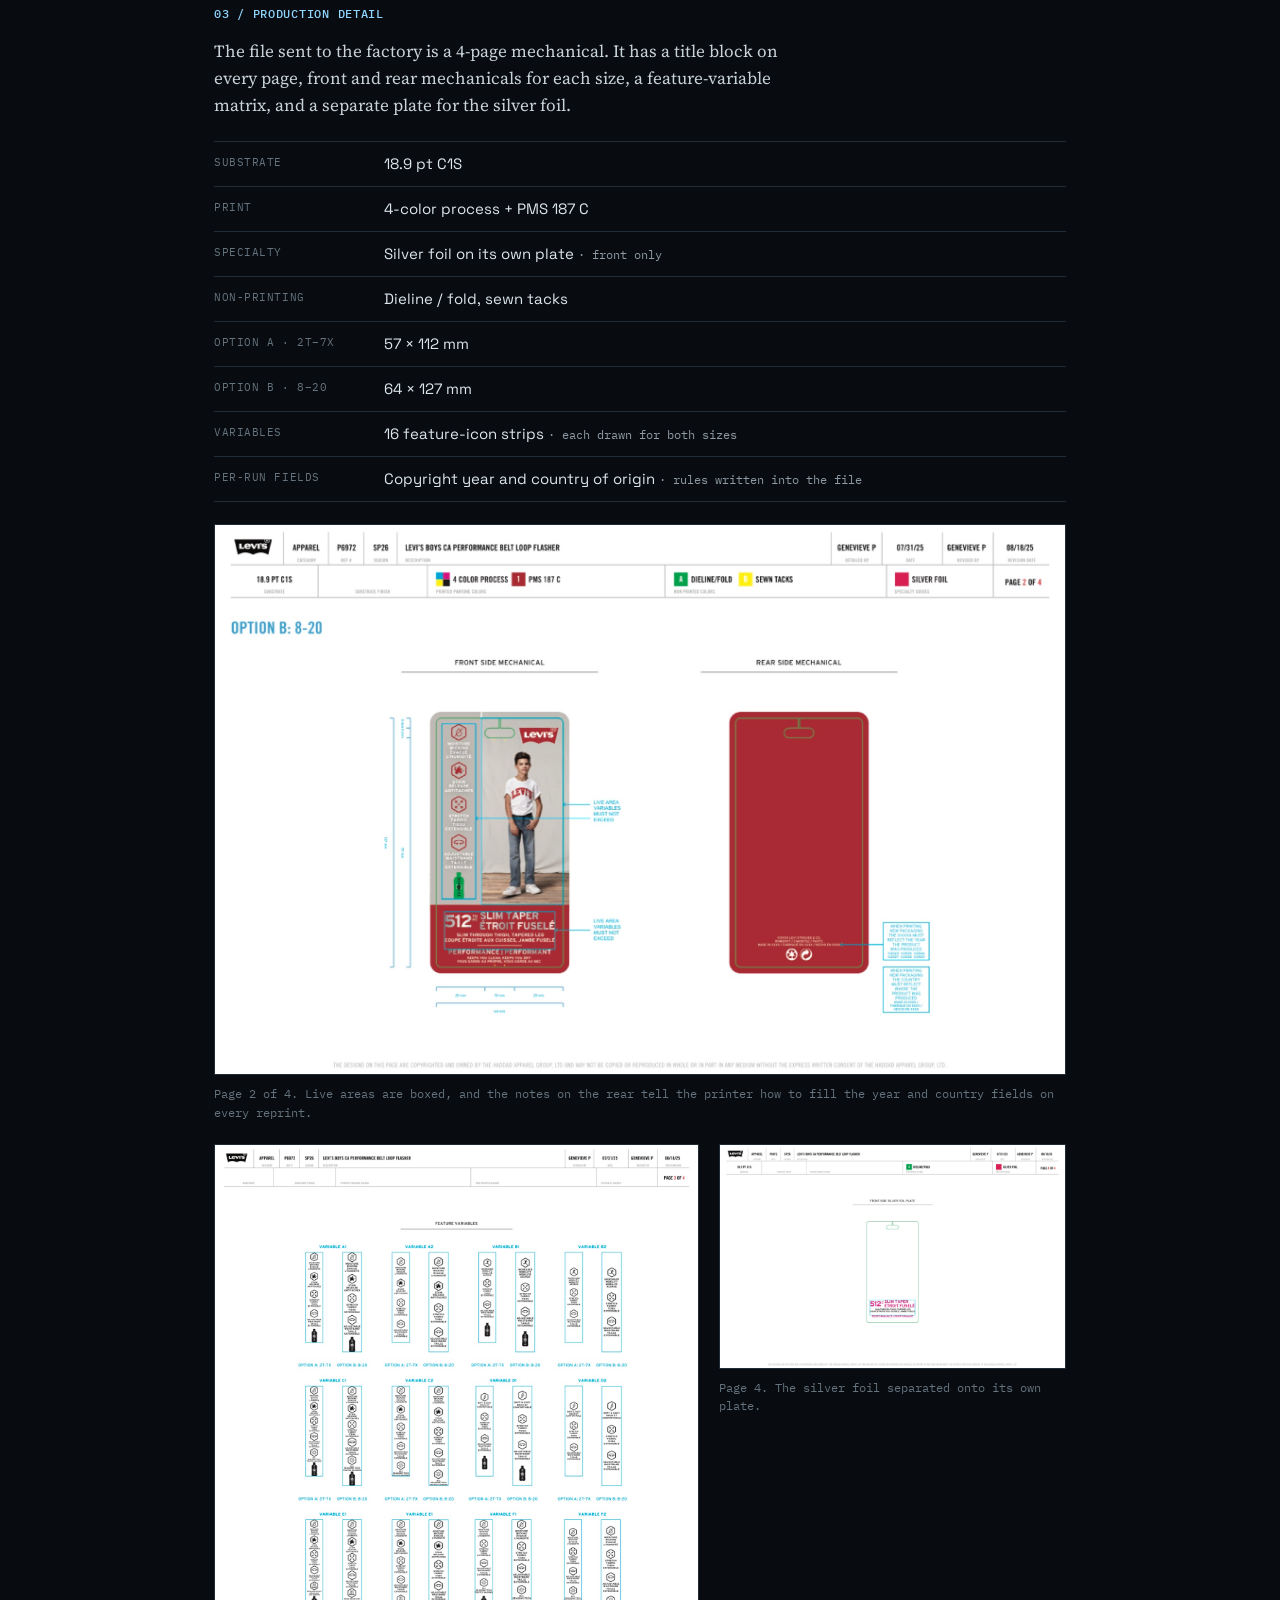
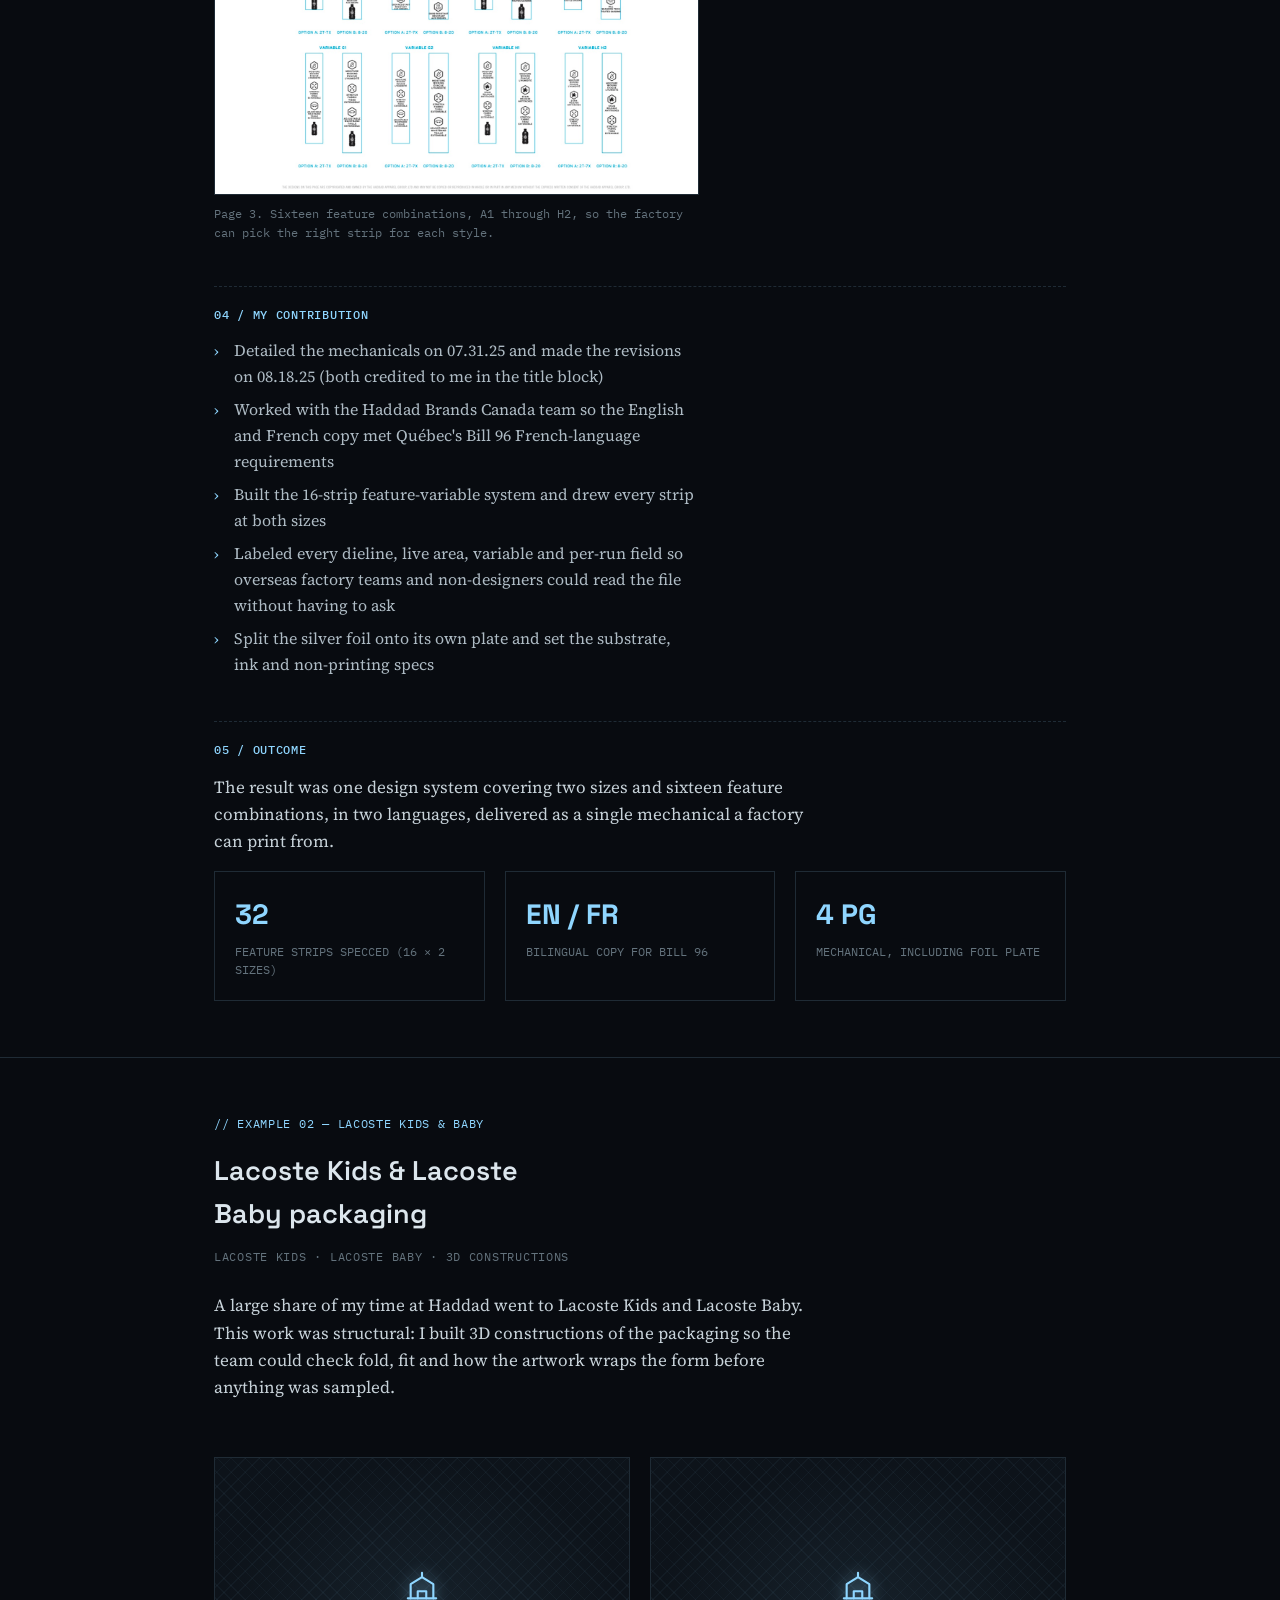
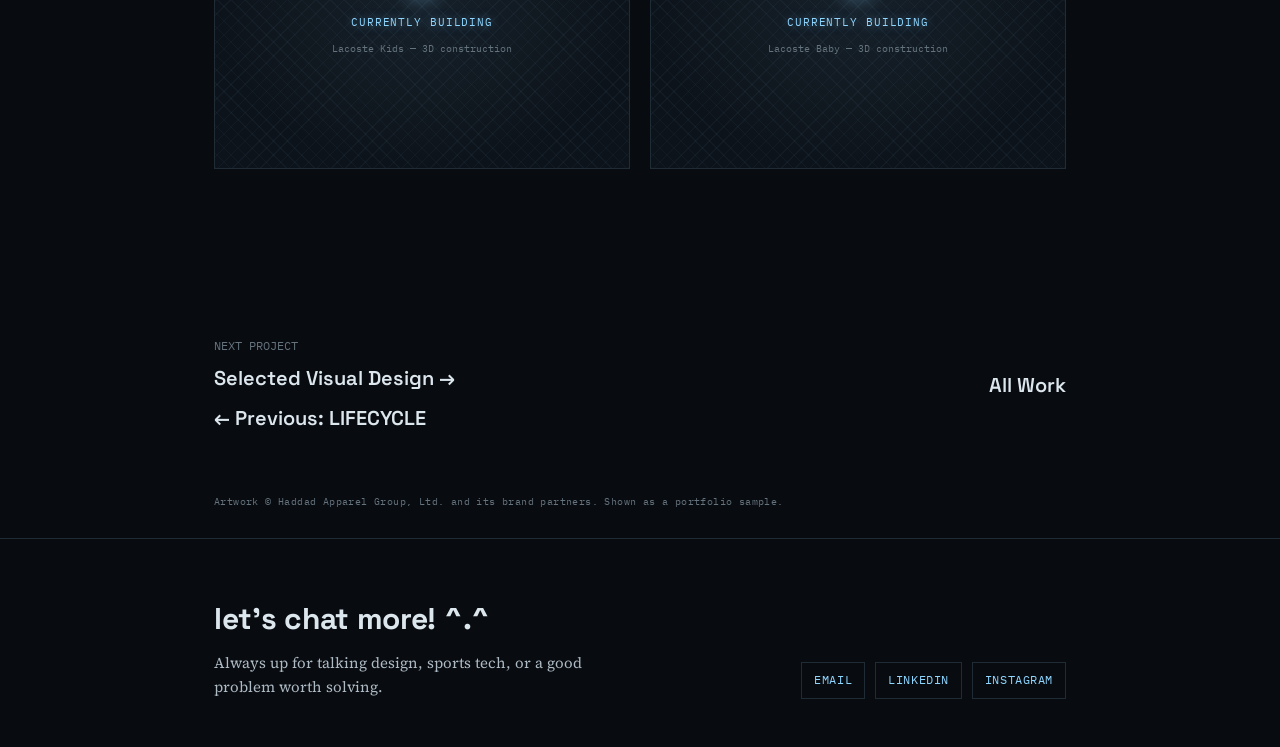
<file: haddad-case-study.html>
<!DOCTYPE html>
<html lang="en">
<head>
<meta charset="UTF-8">
<meta name="viewport" content="width=device-width, initial-scale=1.0, viewport-fit=cover">
<title>Haddad Brands — Genevieve Puglissi</title>
  <meta name="description" content="Packaging and production design for Levi's, Nike, Ralph Lauren and Lacoste: print-ready mechanicals, bilingual compliance, and factory-ready specs.">
  <link rel="canonical" href="https://www.gen-pug.com/haddad-case-study.html">
  <meta property="og:type" content="website">
  <meta property="og:site_name" content="Genevieve Puglissi">
  <meta property="og:title" content="Haddad Brands — Genevieve Puglissi">
  <meta property="og:description" content="Packaging and production design for Levi's, Nike, Ralph Lauren and Lacoste: print-ready mechanicals, bilingual compliance, and factory-ready specs.">
  <meta property="og:url" content="https://www.gen-pug.com/haddad-case-study.html">
  <meta property="og:image" content="https://www.gen-pug.com/assets/social/og-cover.png">
  <meta property="og:image:width" content="1200">
  <meta property="og:image:height" content="630">
  <meta property="og:image:alt" content="Genevieve Puglissi — Multifaceted Designer and Researcher">
  <meta name="twitter:card" content="summary_large_image">
  <meta name="twitter:title" content="Haddad Brands — Genevieve Puglissi">
  <meta name="twitter:description" content="Packaging and production design for Levi's, Nike, Ralph Lauren and Lacoste: print-ready mechanicals, bilingual compliance, and factory-ready specs.">
  <meta name="twitter:image" content="https://www.gen-pug.com/assets/social/og-cover.png">
  <link rel="icon" href="favicon.svg" type="image/svg+xml">
  <link rel="icon" href="favicon-32.png" sizes="32x32" type="image/png">
  <link rel="icon" href="favicon-16.png" sizes="16x16" type="image/png">
  <link rel="apple-touch-icon" href="apple-touch-icon.png">
<link rel="preconnect" href="https://fonts.googleapis.com">
<link href="https://fonts.googleapis.com/css2?family=Space+Grotesk:wght@500;600;700&family=IBM+Plex+Mono:wght@400;500&family=Source+Serif+4:ital,opsz,wght@0,8..60,400;1,8..60,500;0,8..60,600&display=swap" rel="stylesheet">
<style>
  :root {
    --bg: #080B10; --bg-panel: #0D131A; --ink: #DCE6ED; --accent: #8FD6FF;
    --accent-soft: rgba(143,214,255,0.10); --line: #1F2B35; --muted: #64737D;
  }
  * { margin: 0; padding: 0; box-sizing: border-box; }
  html { background: var(--bg); scroll-behavior: smooth; scroll-padding-top: 90px; }
  @media (prefers-reduced-motion: reduce) { html { scroll-behavior: auto; } }

  /* Floating stage nav */
  .stage-nav { position: fixed; left: 18px; top: 50%; transform: translateY(-50%); z-index: 35; display: flex; flex-direction: column; gap: 2px; max-height: 76vh; overflow-y: auto; padding: 10px 0; }
  .stage-nav a { font-family: 'IBM Plex Mono', monospace; font-size: 10.5px; letter-spacing: 0.04em; color: var(--muted); text-decoration: none; padding: 5px 10px 5px 14px; border-left: 2px solid var(--line); white-space: nowrap; max-width: 190px; overflow: hidden; text-overflow: clip; transition: color 0.2s ease, border-color 0.2s ease, padding-left 0.2s ease; }
  .stage-nav a:hover { color: var(--accent); border-left-color: var(--accent); padding-left: 18px; }
  .stage-nav a.on { color: var(--accent); border-left-color: var(--accent); }
  .stage-nav a.sub { padding-left: 24px; font-size: 10px; opacity: 0.85; }
  .stage-nav a.sub:hover { padding-left: 28px; }
  @media (max-width: 1240px) { .stage-nav { display: none; } }

  /* Global footer */
  footer#contact { border-top: 1px solid var(--line); margin-top: 20px; padding: 56px 0 64px; }
  footer#contact .footer-inner { display: flex; justify-content: space-between; align-items: flex-end; gap: 28px; flex-wrap: wrap; }
  .footer-cta { font-family: 'Space Grotesk', sans-serif; font-weight: 700; font-size: 30px; color: var(--ink); letter-spacing: -0.01em; }
  .footer-sub { font-size: 15px; color: #AEBBC4; margin-top: 8px; max-width: 46ch; }
  .footer-links { display: flex; gap: 10px; flex-wrap: wrap; }
  .footer-links a { font-family: 'IBM Plex Mono', monospace; font-size: 11.5px; letter-spacing: 0.05em; color: var(--accent); text-decoration: none; border: 1px solid var(--line); padding: 8px 12px; }
  .footer-links a:hover { border-color: var(--accent); background: var(--accent-soft); }
  @media (max-width: 400px) { .footer-cta { font-size: 23px; } footer#contact { padding: 40px 0 48px; } }
  body { background: var(--bg); color: var(--ink); font-family: 'Source Serif 4', serif; line-height: 1.6; -webkit-font-smoothing: antialiased; overflow-x: hidden; }
  .crt { position: fixed; inset: 0; pointer-events: none; z-index: 50; }
  .crt::before { content: ""; position: absolute; inset: 0; background: repeating-linear-gradient(180deg, rgba(143,214,255,0.035) 0px, rgba(143,214,255,0.035) 1px, transparent 1px, transparent 3px); }
  .crt::after { content: ""; position: absolute; inset: 0; background: radial-gradient(ellipse at center, transparent 55%, rgba(0,0,0,0.55) 120%); }
  .mono { font-family: 'IBM Plex Mono', monospace; }
  .head { font-family: 'Space Grotesk', sans-serif; }
  .wrap { max-width: 880px; margin: 0 auto; padding: 0 32px; }

  nav { position: sticky; top: 0; z-index: 40; border-bottom: 1px solid var(--line); padding: 16px 0; background: rgba(8,11,16,0.82); -webkit-backdrop-filter: blur(10px); backdrop-filter: blur(10px); }
  nav .wrap { display: flex; justify-content: space-between; align-items: baseline; gap: 16px; flex-wrap: nowrap; }
  .nav-name { font-family: 'Space Grotesk', sans-serif; font-weight: 700; font-size: 17px; letter-spacing: 0.03em; color: var(--ink); text-decoration: none; }
  .nav-links { display: flex; gap: 22px; flex-shrink: 0; white-space: nowrap; font-size: 13px; font-family: 'IBM Plex Mono', monospace; color: var(--muted); }
  .nav-links a { color: var(--muted); text-decoration: none; }
  .nav-links a:hover, .nav-links a.on { color: var(--accent); }
  @media (max-width: 400px) {
    nav { padding: 12px 0; }
    .nav-name { font-size: 14px; }
    .nav-links { gap: 13px; font-size: 11px; }
  }

  header.proj-hero { padding: 56px 0 40px; border-bottom: 1px solid var(--line); }
  .proj-index { font-family: 'IBM Plex Mono', monospace; font-size: 12.5px; color: var(--accent); letter-spacing: 0.06em; margin-bottom: 18px; }
  h1 { font-family: 'Space Grotesk', sans-serif; font-weight: 700; font-size: 46px; letter-spacing: -0.01em; margin-bottom: 12px; }
  .proj-role { font-family: 'IBM Plex Mono', monospace; font-size: 14px; color: var(--muted); margin-bottom: 16px; }
  .site-link { display: inline-block; font-family: 'IBM Plex Mono', monospace; font-size: 13px; letter-spacing: 0.06em; color: var(--accent); text-decoration: none; border: 1px solid var(--line); padding: 7px 12px; margin-bottom: 28px; }
  .site-link:hover { border-color: var(--accent); background: var(--accent-soft); }
  .block p a { color: var(--accent); text-decoration: none; border-bottom: 1px solid rgba(143,214,255,0.35); }
  .block p a:hover { border-bottom-color: var(--accent); }

  .meta-row { display: grid; grid-template-columns: repeat(4, 1fr); gap: 16px; border-top: 1px solid var(--line); border-bottom: 1px solid var(--line); padding: 18px 0; margin-bottom: 36px; }
  .meta-item .mono.label { font-size: 10.5px; color: var(--muted); letter-spacing: 0.06em; display: block; margin-bottom: 5px; }
  .meta-item .value { font-family: 'Space Grotesk', sans-serif; font-weight: 600; font-size: 14.5px; }

  .hero-visual { border: 1px solid var(--line); background: var(--bg-panel); aspect-ratio: 16/9; position: relative; overflow: hidden; }
  .hero-visual video, .img-block video { width: 100%; height: 100%; object-fit: cover; display: block; }
  .hero-visual .hatch { position: absolute; inset: 0; background-image: repeating-linear-gradient(45deg, rgba(143,214,255,0.05) 0, rgba(143,214,255,0.05) 1px, transparent 1px, transparent 10px), repeating-linear-gradient(-45deg, rgba(143,214,255,0.05) 0, rgba(143,214,255,0.05) 1px, transparent 1px, transparent 10px); }
  .hero-visual .ph-label { position: absolute; inset: 0; display: flex; align-items: center; justify-content: center; font-family: 'IBM Plex Mono', monospace; font-size: 13px; color: var(--muted); text-align: center; }
  .hero-visual .corner { position: absolute; width: 18px; height: 18px; border: 1.5px solid var(--accent); opacity: 0.6; }
  .corner.tl { top: -1px; left: -1px; border-right: none; border-bottom: none; }
  .corner.br { bottom: -1px; right: -1px; border-left: none; border-top: none; }
  .hero-caption { font-family: 'IBM Plex Mono', monospace; font-size: 11.5px; color: var(--muted); margin-top: 10px; }

  section.block { padding: 56px 0; border-bottom: 1px solid var(--line); }
  section.block:last-of-type { border-bottom: none; }
  .block-label { font-family: 'IBM Plex Mono', monospace; font-size: 12px; color: var(--accent); letter-spacing: 0.06em; margin-bottom: 16px; }
  .block h2 { font-family: 'Space Grotesk', sans-serif; font-weight: 600; font-size: 27px; margin-bottom: 18px; max-width: 22ch; }
  .block p { font-size: 17px; color: #C7D2D9; max-width: 66ch; margin-bottom: 16px; }
  .block ul { list-style: none; margin-bottom: 16px; }
  .block ul li { font-size: 16px; color: #AEBBC4; padding-left: 20px; position: relative; margin-bottom: 8px; max-width: 60ch; }
  .block ul li::before { content: "›"; position: absolute; left: 0; color: var(--accent); }

  .img-block { border: 1px solid var(--line); background: var(--bg-panel); position: relative; overflow: hidden; margin: 28px 0; }
  .img-block.wide { aspect-ratio: 16/8; }
  .img-block.tall { aspect-ratio: 4/3; }
  .img-block .hatch { position: absolute; inset: 0; background-image: repeating-linear-gradient(45deg, rgba(143,214,255,0.04) 0, rgba(143,214,255,0.04) 1px, transparent 1px, transparent 10px), repeating-linear-gradient(-45deg, rgba(143,214,255,0.04) 0, rgba(143,214,255,0.04) 1px, transparent 1px, transparent 10px); }
  .img-block .ph-label { position: absolute; inset: 0; display: flex; align-items: center; justify-content: center; font-family: 'IBM Plex Mono', monospace; font-size: 12px; color: var(--muted); text-align: center; padding: 20px; }

  .img-grid { display: grid; grid-template-columns: 1fr 1fr; gap: 20px; margin: 28px 0; }

  .stat-row { display: grid; grid-template-columns: repeat(3, 1fr); gap: 20px; margin-top: 8px; }
  .stat { border: 1px solid var(--line); padding: 20px; }
  .stat .num { font-family: 'Space Grotesk', sans-serif; font-weight: 700; font-size: 28px; color: var(--accent); }
  .stat .lbl { font-family: 'IBM Plex Mono', monospace; font-size: 11.5px; color: var(--muted); margin-top: 6px; }

  .swatch-row { display: flex; gap: 12px; margin-top: 8px; flex-wrap: wrap; }
  .swatch { width: 90px; }
  .swatch .chip { height: 56px; border: 1px solid var(--line); }
  .swatch .mono { font-size: 10.5px; color: var(--muted); margin-top: 6px; display: block; }

  .next-proj { padding: 56px 0 60px; display: flex; justify-content: space-between; align-items: center; }
  .next-proj a { font-family: 'Space Grotesk', sans-serif; font-weight: 600; font-size: 20px; color: var(--ink); text-decoration: none; }
  .next-proj a:hover { color: var(--accent); }
  .next-proj .lbl { font-family: 'IBM Plex Mono', monospace; font-size: 11.5px; color: var(--muted); display: block; margin-bottom: 6px; }
  .prev-proj { display: block; margin-top: 8px; font-family: 'IBM Plex Mono', monospace; font-size: 11.5px; color: var(--muted); text-decoration: none; }
  .prev-proj:hover { color: var(--accent); }

  @media (max-width: 700px) {
    .wrap { padding: 0 20px; }
    h1 { font-size: 32px; }
    .meta-row { grid-template-columns: 1fr 1fr; row-gap: 16px; }
    .img-grid { grid-template-columns: 1fr; }
    .stat-row { grid-template-columns: 1fr; }
  }

  /* Desktop site mockup */
  .site-mock { margin: 28px 0 10px; }
  .browser { border: 1px solid var(--line); border-radius: 10px; overflow: hidden; background: #0c0c0e; box-shadow: 0 18px 40px rgba(0,0,0,0.5); }
  .browser-bar { display: flex; align-items: center; gap: 8px; padding: 9px 12px; background: #15171b; border-bottom: 1px solid var(--line); }
  .browser-bar .dot { width: 9px; height: 9px; border-radius: 50%; background: #2c313a; flex-shrink: 0; }
  .browser-url { flex: 1; margin-left: 8px; font-family: 'IBM Plex Mono', monospace; font-size: 10.5px; color: var(--muted); background: #0c0c0e; border: 1px solid var(--line); border-radius: 5px; padding: 4px 10px; white-space: nowrap; overflow: hidden; text-overflow: clip; }
  .browser img { display: block; width: 100%; height: auto; }
  @media (max-width: 480px) { .browser-bar { padding: 7px 9px; } .browser-url { font-size: 9px; } }

  /* Currently-building empty state */
  .building { position: absolute; inset: 0; display: flex; flex-direction: column; align-items: center; justify-content: center; gap: 10px; text-align: center; padding: 16px; background: radial-gradient(ellipse at center, rgba(143,214,255,0.07), transparent 70%); }
  .building svg { width: 34px; height: 34px; filter: drop-shadow(0 0 8px rgba(143,214,255,0.65)); animation: buildpulse 2.6s ease-in-out infinite; }
  .building .bt { font-family: 'IBM Plex Mono', monospace; font-size: 11px; letter-spacing: 0.08em; color: var(--accent); text-shadow: 0 0 10px rgba(143,214,255,0.5); }
  .building .bs { font-family: 'IBM Plex Mono', monospace; font-size: 10px; color: var(--muted); max-width: 30ch; line-height: 1.5; }
  @keyframes buildpulse { 0%, 100% { opacity: 0.75; transform: translateY(0); } 50% { opacity: 1; transform: translateY(-2px); } }
  @media (prefers-reduced-motion: reduce) { .building svg { animation: none; } }

  /* Mobile hardening — smallest iOS & Android screens */
  body { -webkit-text-size-adjust: 100%; overflow-wrap: break-word; }
  img, svg, video { max-width: 100%; height: auto; }
  a, button { overflow-wrap: break-word; }
  @supports (padding: max(0px)) {
    .wrap { padding-left: max(14px, env(safe-area-inset-left)); padding-right: max(14px, env(safe-area-inset-right)); }
    footer#contact { padding-bottom: max(48px, calc(env(safe-area-inset-bottom) + 32px)); }
  }
  @media (max-width: 340px) {
    .wrap { padding-left: 12px; padding-right: 12px; }
    h1 { font-size: 23px; }
    .nav-links { gap: 10px; font-size: 10px; }
    .nav-name { font-size: 12.5px; }
    .footer-cta { font-size: 20px; }
    .footer-links a { font-size: 10.5px; padding: 7px 9px; }
  }

  /* Packaging case study — proof panels, spec tables, five-step method */
  .proof { --h: clamp(170px, 44vw, 380px); background: #ECEEF0; border: 1px solid var(--line); padding: 30px 20px 18px; display: flex; gap: clamp(10px, 3vw, 30px); justify-content: center; align-items: flex-end; position: relative; }
  .proof figure { margin: 0; text-align: center; }
  .proof img { display: block; height: var(--h); width: auto; max-width: none; margin: 0 auto; }
  .proof img.scale-a { height: calc(var(--h) * 112 / 127); }
  .proof figcaption { font-family: 'IBM Plex Mono', monospace; font-size: 10px; letter-spacing: 0.06em; color: #56626B; margin-top: 10px; }
  .proof .corner { position: absolute; width: 18px; height: 18px; border: 1.5px solid var(--accent); opacity: 0.6; }

  .sheet { border: 1px solid var(--line); background: #fff; margin: 22px 0 0; }
  .sheet img { display: block; width: 100%; height: auto; }
  .sheet-grid { display: grid; grid-template-columns: 1.4fr 1fr; gap: 20px; align-items: start; }

  .method { display: grid; grid-template-columns: repeat(5, 1fr); gap: 0; border: 1px solid var(--line); margin-top: 26px; }
  .method > div { padding: 14px 14px 16px; border-right: 1px solid var(--line); }
  .method > div:last-child { border-right: none; }
  .method .n { font-family: 'IBM Plex Mono', monospace; font-size: 11px; color: var(--accent); letter-spacing: 0.06em; }
  .method .t { font-family: 'Space Grotesk', sans-serif; font-weight: 600; font-size: 14.5px; margin-top: 4px; }
  .method .d { font-size: 13px; color: #8E9BA4; margin-top: 4px; line-height: 1.45; }

  .brand-list { list-style: none; border-top: 1px solid var(--line); margin-top: 8px; }
  .block .brand-list li { max-width: none; padding: 0; margin: 0; }
  .block .brand-list li::before { content: none; }
  .brand-list a, .brand-list .row { display: grid; grid-template-columns: 44px 1fr auto; gap: 16px; align-items: baseline; padding: 16px 0; border-bottom: 1px solid var(--line); color: inherit; text-decoration: none; }
  .brand-list a:hover .bn { color: var(--accent); }
  .brand-list .ix { font-family: 'IBM Plex Mono', monospace; font-size: 11.5px; color: var(--accent); }
  .brand-list .bn { font-family: 'Space Grotesk', sans-serif; font-weight: 600; font-size: 19px; transition: color 0.2s ease; }
  .brand-list .bd { font-family: 'IBM Plex Mono', monospace; font-size: 10.5px; color: var(--muted); letter-spacing: 0.04em; margin-top: 3px; }
  .brand-list .go { font-family: 'IBM Plex Mono', monospace; font-size: 10.5px; letter-spacing: 0.06em; color: var(--accent); border: 1px solid var(--line); padding: 5px 9px; white-space: nowrap; }
  .brand-list .go.muted { color: var(--muted); }
  @media (max-width: 480px) { .brand-list a, .brand-list .row { grid-template-columns: 30px 1fr; } .brand-list .go { grid-column: 2; justify-self: start; } }

  .example-title { font-family: 'IBM Plex Mono', monospace; font-size: 12px; color: var(--muted); letter-spacing: 0.06em; margin: -6px 0 26px; }
  h3.step { font-family: 'IBM Plex Mono', monospace; font-weight: 500; font-size: 12px; color: var(--accent); letter-spacing: 0.06em; margin: 44px 0 14px; padding-top: 18px; border-top: 1px dashed var(--line); }
  h3.step:first-of-type { margin-top: 8px; border-top: none; padding-top: 0; }

  .spec { display: grid; grid-template-columns: 170px 1fr; border-top: 1px solid var(--line); margin: 22px 0 6px; }
  .spec dt, .spec dd { padding: 10px 0; border-bottom: 1px solid var(--line); }
  .spec dt { font-family: 'IBM Plex Mono', monospace; font-size: 11px; letter-spacing: 0.05em; color: var(--muted); padding-top: 12px; }
  .spec dd { font-family: 'Space Grotesk', sans-serif; font-size: 15px; color: var(--ink); }
  .spec dd span { font-family: 'IBM Plex Mono', monospace; font-size: 11.5px; color: #8E9BA4; }

  .foil-chip { background: linear-gradient(135deg, #8C939A 0%, #E9EDF0 38%, #A3AAB1 55%, #F4F6F7 72%, #7E858C 100%); }

  @media (max-width: 700px) {
    .method { grid-template-columns: 1fr 1fr; }
    .method > div { border-bottom: 1px solid var(--line); }
    .method > div:nth-child(2n) { border-right: none; }
    .method > div:last-child { grid-column: 1 / -1; border-bottom: none; }
    .sheet-grid { grid-template-columns: 1fr; }
    .spec { grid-template-columns: 1fr; }
    .spec dt { border-bottom: none; padding-bottom: 0; }
    .proof { padding: 20px 10px 14px; }
  }

  .tri { display: grid; grid-template-columns: repeat(3, 1fr); gap: 16px; margin: 24px 0 0; }
  .duo { display: grid; grid-template-columns: 1fr 1fr; gap: 16px; margin: 24px 0 0; }
  .tri figure, .duo figure { margin: 0; }
  .tri img, .duo img { display: block; width: 100%; height: auto; border: 1px solid var(--line); background: var(--bg-panel); }
  .tri figcaption, .duo figcaption { font-family: 'IBM Plex Mono', monospace; font-size: 10.5px; color: var(--muted); margin-top: 8px; letter-spacing: 0.03em; }
  .techpack { max-width: 560px; }
  .my-part { font-family: 'IBM Plex Mono', monospace; font-size: 11px; color: var(--accent); letter-spacing: 0.06em; margin: 26px 0 10px; }
  @media (max-width: 700px) { .tri { grid-template-columns: 1fr 1fr; } .duo { grid-template-columns: 1fr; } }
</style>

<body>

<div class="crt"></div>

<nav>
  <div class="wrap">
    <a class="nav-name" href="index.html">GEN PUG</a>
    <div class="nav-links">
      <a href="index.html#work" class="on">WORK</a>
      <a href="sandbox.html">SANDBOX</a>
      <a href="index.html#about">ABOUT</a>
      <a href="#contact">CONTACT</a>
    </div>
  </div>
</nav>

<header class="proj-hero">
  <div class="wrap">
    <div class="proj-index">MORE WORK — PACKAGING &amp; VISUAL DESIGN</div>
    <h1 class="head">Haddad Brands</h1>
    <div class="proj-role mono">Packaging &amp; Production Design — Asst. Packaging Designer</div>

    <div class="meta-row">
      <div class="meta-item"><span class="mono label">ROLE</span><span class="value head">Asst. Packaging Designer</span></div>
      <div class="meta-item"><span class="mono label">TIMELINE</span><span class="value head">Apr 2025 — Mar 2026</span></div>
      <div class="meta-item"><span class="mono label">BRANDS</span><span class="value head">Levi's, Lacoste, Nike, Ralph Lauren</span></div>
      <div class="meta-item"><span class="mono label">OUTPUT</span><span class="value head">Trim, packaging &amp; print-ready mechanicals</span></div>
    </div>

    <div class="proof">
      <div class="corner tl"></div><div class="corner br"></div>
      <figure><img class="scale-a" src="assets/haddad/flasher-2t7x-front.jpg" alt="Levi's boys belt loop flasher, 2T–7X front: model in a Levi's tee and 512 jeans, bilingual feature icons, red 512 Slim Taper band"><figcaption>2T–7X · FRONT</figcaption></figure>
      <figure><img src="assets/haddad/flasher-820-front.jpg" alt="Levi's boys belt loop flasher, 8–20 front, same layout at the larger size"><figcaption>8–20 · FRONT</figcaption></figure>
      <figure><img src="assets/haddad/flasher-820-rear.jpg" alt="Levi's boys belt loop flasher rear: solid red with copyright, RN and CA numbers, country of origin and recycling marks"><figcaption>8–20 · REAR</figcaption></figure>
    </div>
    <div class="hero-caption">Levi's Signature Red collection: SP26 boys' belt loop flasher for Canada, shown at true relative size. Guide lines are from the production mechanical.</div>
  </div>
</header>

<section class="block">
  <div class="wrap">
    <div class="block-label">// OVERVIEW</div>
    <h2 class="head">Getting the design ready for the factory</h2>
    <p>At Haddad Brands I designed and prepared trim and packaging for apparel programs across Levi's, Lacoste, Nike and Ralph Lauren. That covers the flashers, tags and labels that ship on the garment, and the mechanicals a factory prints them from.</p>
    <p>On this kind of work the design has to look right on the shelf and also print correctly in another country, read correctly in two languages, and leave nothing for the printer to guess. Each example below is shown in the same order:</p>
    <div class="method">
      <div><div class="n">01</div><div class="t">Final result</div><div class="d">The piece as it ships</div></div>
      <div><div class="n">02</div><div class="t">Design execution</div><div class="d">Layout, type, graphics</div></div>
      <div><div class="n">03</div><div class="t">Production detail</div><div class="d">Dielines, specs, plates</div></div>
      <div><div class="n">04</div><div class="t">My contribution</div><div class="d">What I did myself</div></div>
      <div><div class="n">05</div><div class="t">Outcome</div><div class="d">Scope and requirements met</div></div>
    </div>
  </div>
</section>

<section class="block">
  <div class="wrap">
    <div class="block-label">// BRANDS</div>
    <h2 class="head">The brands I designed for</h2>
    <ul class="brand-list">
      <li><a href="#levis"><span class="ix">01</span><span><div class="bn">Levi's</div><div class="bd">SIGNATURE RED COLLECTION · FLASHERS &amp; TRIM</div></span><span class="go">EXAMPLE 01 ↓</span></a></li>
      <li><a href="#lacoste"><span class="ix">02</span><span><div class="bn">Lacoste Kids</div><div class="bd">PACKAGING · 3D CONSTRUCTIONS</div></span><span class="go">EXAMPLE 02 ↓</span></a></li>
      <li><a href="#lacoste"><span class="ix">03</span><span><div class="bn">Lacoste Baby</div><div class="bd">PACKAGING · 3D CONSTRUCTIONS</div></span><span class="go">EXAMPLE 02 ↓</span></a></li>
      <li><div class="row"><span class="ix">04</span><span><div class="bn">Nike</div><div class="bd">TRIM &amp; PACKAGING</div></span><span class="go muted">COMING SOON</span></div></li>
      <li><div class="row"><span class="ix">05</span><span><div class="bn">Ralph Lauren</div><div class="bd">TRIM &amp; PACKAGING</div></span><span class="go muted">COMING SOON</span></div></li>
    </ul>
  </div>
</section>

<section class="block" id="levis">
  <div class="wrap">
    <div class="block-label">// EXAMPLE 01 — LEVI'S SIGNATURE RED</div>
    <h2 class="head">Levi's Boys Performance belt loop flasher, Canada</h2>
    <div class="example-title">LEVI'S · SIGNATURE RED COLLECTION · REF P6972 · SP26 · EN / FR</div>

    <h3 class="step">01 / FINAL RESULT</h3>
    <p>A flasher that hangs from the belt loop of Levi's boys' 512 Slim Taper Performance jeans. The front pairs a lifestyle photo with a column of feature icons. A red band at the bottom carries the fit name in silver foil, and the rear holds the legal and origin copy. It comes in two sizes, one for 2T–7X and one for 8–20, and every word on it appears in both English and French.</p>

    <h3 class="step">02 / DESIGN EXECUTION</h3>
    <p>The layout puts the information in the order a shopper reads it: brand, then what the jeans do, then which fit they are. The left column holds the feature icons, each in a hexagon with a short English label and its French translation underneath. The photo fills the right column under the Levi's batwing. The 512 fit name and "Performance | Performant" sit in silver foil on a PMS 187 C band, so the fit is the first thing to catch the light on a crowded fixture.</p>
    <p>Both sizes share one layout system, so the larger 8–20 version is the same design re-proportioned for a bigger card rather than a separate one.</p>
    <div class="swatch-row">
      <div class="swatch"><div class="chip" style="background:#A6192E;"></div><span class="mono">PMS 187 C</span></div>
      <div class="swatch"><div class="chip foil-chip"></div><span class="mono">SILVER FOIL</span></div>
      <div class="swatch"><div class="chip" style="background:linear-gradient(90deg,#00AEEF 0 25%,#EC008C 25% 50%,#FFF200 50% 75%,#231F20 75%);"></div><span class="mono">4-COLOR PROCESS</span></div>
      <div class="swatch"><div class="chip" style="background:#C9C5BF;"></div><span class="mono">PHOTO GROUND</span></div>
    </div>

    <h3 class="step">03 / PRODUCTION DETAIL</h3>
    <p>The file sent to the factory is a 4-page mechanical. It has a title block on every page, front and rear mechanicals for each size, a feature-variable matrix, and a separate plate for the silver foil.</p>
    <dl class="spec">
      <dt>SUBSTRATE</dt><dd>18.9 pt C1S</dd>
      <dt>PRINT</dt><dd>4-color process + PMS 187 C</dd>
      <dt>SPECIALTY</dt><dd>Silver foil on its own plate <span>· front only</span></dd>
      <dt>NON-PRINTING</dt><dd>Dieline / fold, sewn tacks</dd>
      <dt>OPTION A · 2T–7X</dt><dd>57 × 112 mm</dd>
      <dt>OPTION B · 8–20</dt><dd>64 × 127 mm</dd>
      <dt>VARIABLES</dt><dd>16 feature-icon strips <span>· each drawn for both sizes</span></dd>
      <dt>PER-RUN FIELDS</dt><dd>Copyright year and country of origin <span>· rules written into the file</span></dd>
    </dl>
    <div class="sheet"><img src="assets/haddad/beltloop-flasher-p2.jpg" alt="Mechanical page 2: Option B 8–20 front and rear with dimensions, live-area callouts and notes on the copyright-year and country-of-origin variables" loading="lazy"></div>
    <div class="hero-caption">Page 2 of 4. Live areas are boxed, and the notes on the rear tell the printer how to fill the year and country fields on every reprint.</div>
    <div class="sheet-grid">
      <div><div class="sheet"><img src="assets/haddad/beltloop-flasher-p3.jpg" alt="Feature variable matrix: sixteen icon-strip combinations, A1 through H2, each drawn at both size options" loading="lazy"></div>
      <div class="hero-caption">Page 3. Sixteen feature combinations, A1 through H2, so the factory can pick the right strip for each style.</div></div>
      <div><div class="sheet"><img src="assets/haddad/beltloop-flasher-p4.jpg" alt="Front-side silver foil plate isolating the 512 Slim Taper lockup and Performance line" loading="lazy"></div>
      <div class="hero-caption">Page 4. The silver foil separated onto its own plate.</div></div>
    </div>

    <h3 class="step">04 / MY CONTRIBUTION</h3>
    <ul>
      <li>Detailed the mechanicals on 07.31.25 and made the revisions on 08.18.25 (both credited to me in the title block)</li>
      <li>Worked with the Haddad Brands Canada team so the English and French copy met Québec's Bill 96 French-language requirements</li>
      <li>Built the 16-strip feature-variable system and drew every strip at both sizes</li>
      <li>Labeled every dieline, live area, variable and per-run field so overseas factory teams and non-designers could read the file without having to ask</li>
      <li>Split the silver foil onto its own plate and set the substrate, ink and non-printing specs</li>
    </ul>

    <h3 class="step">05 / OUTCOME</h3>
    <p>The result was one design system covering two sizes and sixteen feature combinations, in two languages, delivered as a single mechanical a factory can print from.</p>
    <div class="stat-row">
      <div class="stat"><div class="num">32</div><div class="lbl">FEATURE STRIPS SPECCED (16 × 2 SIZES)</div></div>
      <div class="stat"><div class="num">EN / FR</div><div class="lbl">BILINGUAL COPY FOR BILL 96</div></div>
      <div class="stat"><div class="num">4 PG</div><div class="lbl">MECHANICAL, INCLUDING FOIL PLATE</div></div>
    </div>
  </div>
</section>

<section class="block" id="lacoste">
  <div class="wrap">
    <div class="block-label">// EXAMPLE 02 — LACOSTE KIDS &amp; BABY</div>
    <h2 class="head">Lacoste Kids &amp; Lacoste Baby packaging</h2>
    <div class="example-title">LACOSTE KIDS · LACOSTE BABY · 3D CONSTRUCTIONS</div>
    <p>A large share of my time at Haddad went to Lacoste Kids and Lacoste Baby. This work was structural: I built 3D constructions of the packaging so the team could check fold, fit and how the artwork wraps the form before anything was sampled.</p>
    <div class="img-grid">
      <div class="img-block tall"><div class="hatch"></div><div class="building"><svg viewBox="0 0 24 24" fill="none" stroke="#8FD6FF" stroke-width="1.5" stroke-linecap="round" stroke-linejoin="round" aria-hidden="true"><path d="M2 20h20"/><path d="M4 20V10l8-5 8 5v10"/><path d="M9 20v-5h6v5"/><path d="M12 5V2"/></svg><div class="bt">CURRENTLY BUILDING</div><div class="bs">Lacoste Kids — 3D construction</div></div></div>
      <div class="img-block tall"><div class="hatch"></div><div class="building"><svg viewBox="0 0 24 24" fill="none" stroke="#8FD6FF" stroke-width="1.5" stroke-linecap="round" stroke-linejoin="round" aria-hidden="true"><path d="M2 20h20"/><path d="M4 20V10l8-5 8 5v10"/><path d="M9 20v-5h6v5"/><path d="M12 5V2"/></svg><div class="bt">CURRENTLY BUILDING</div><div class="bs">Lacoste Baby — 3D construction</div></div></div>
    </div>
  </div>
</section>

<div class="wrap">
  <div class="next-proj">
    <div><span class="lbl mono">NEXT PROJECT</span><a href="freelance.html">Selected Visual Design →</a>
      <a class="prev-proj" href="lifecycle-case-study.html">← Previous: LIFECYCLE</a></div>
    <a href="index.html">All Work</a>
  </div>
</div>

<div class="wrap"><p class="mono" style="padding-bottom:8px;font-size:10px;color:var(--muted);letter-spacing:0.04em;">Artwork © Haddad Apparel Group, Ltd. and its brand partners. Shown as a portfolio sample.</p></div>

<footer id="contact">
  <div class="wrap footer-inner">
    <div>
      <div class="footer-cta">let's chat more! ^.^</div>
      <div class="footer-sub">Always up for talking design, sports tech, or a good problem worth solving.</div>
    </div>
    <div class="footer-links">
      <a href="mailto:genpugdesign@gmail.com">EMAIL</a>
      <a href="https://www.linkedin.com/in/gen-pug/" target="_blank" rel="noopener">LINKEDIN</a>
      <a href="https://www.instagram.com/genpugdesign" target="_blank" rel="noopener">INSTAGRAM</a>
    </div>
  </div>
</footer>

<script>
(function(){
  var items = [];
  document.querySelectorAll('section.block').forEach(function(sec){
    function shorten(s){
      s = s.replace(/^\/\/\s*/, '').replace(/\s*↗\s*$/, '').trim();
      s = s.split(/\s+[—–]\s+/)[0];        // drop the clause after an em dash
      s = s.split(/\s+·\s+/)[0];           // drop the clause after a middot
      return s.trim();
    }
    var lab = sec.querySelector('.block-label');
    if (lab) items.push({ el: sec, text: shorten(lab.textContent), sub: false });
    sec.querySelectorAll('h3').forEach(function(h){ items.push({ el: h, text: shorten(h.textContent), sub: true }); });
  });
  if (items.length < 3) return;
  var nav = document.createElement('nav');
  nav.className = 'stage-nav';
  items.forEach(function(it, i){
    if (!it.el.id) it.el.id = 'sec-' + i;
    var a = document.createElement('a');
    a.href = '#' + it.el.id;
    a.textContent = it.text;
    if (it.sub) a.className = 'sub';
    nav.appendChild(a);
    it.link = a;
  });
  document.body.appendChild(nav);
  function sync(){
    var y = window.scrollY + 140, cur = items[0];
    items.forEach(function(it){ if (it.el.offsetTop <= y) cur = it; });
    items.forEach(function(it){ it.link.classList.toggle('on', it === cur); });
  }
  sync();
  window.addEventListener('scroll', sync, { passive: true });
})();
</script>

</body>
</html>
</file>
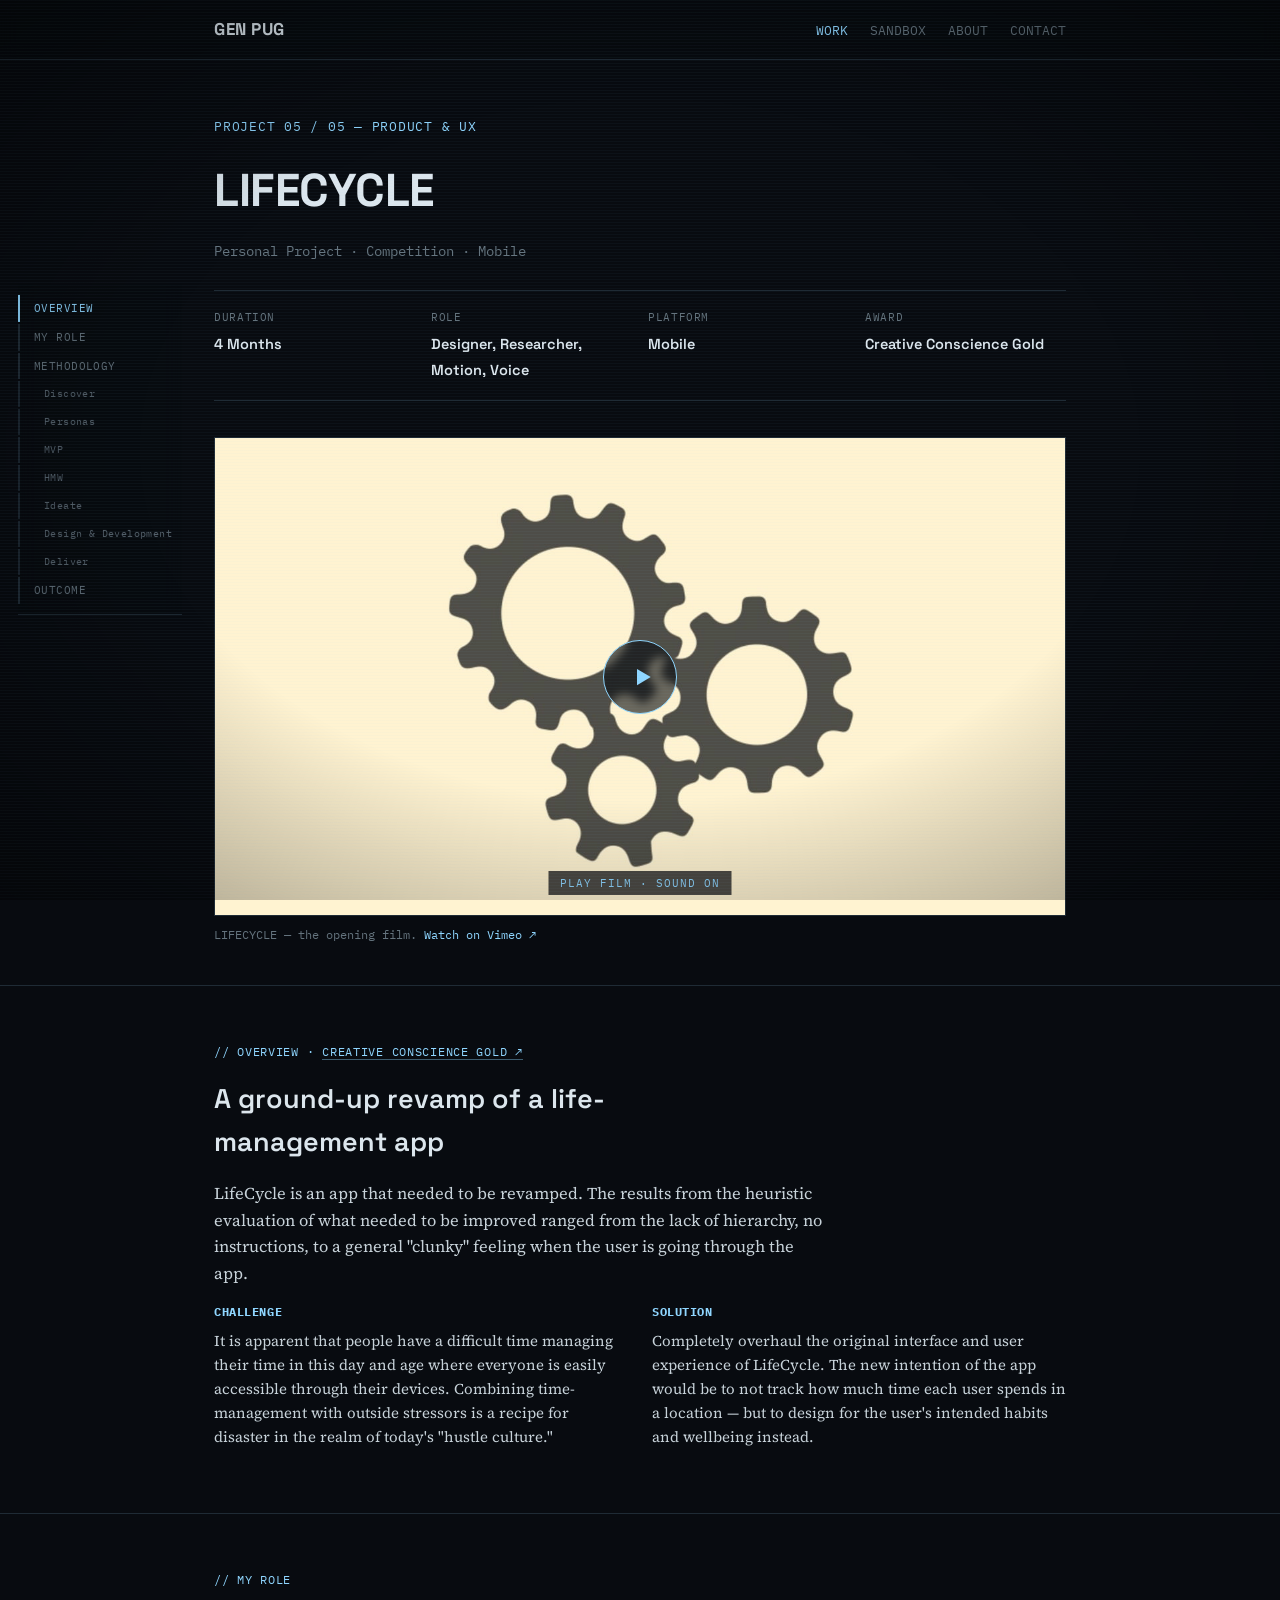
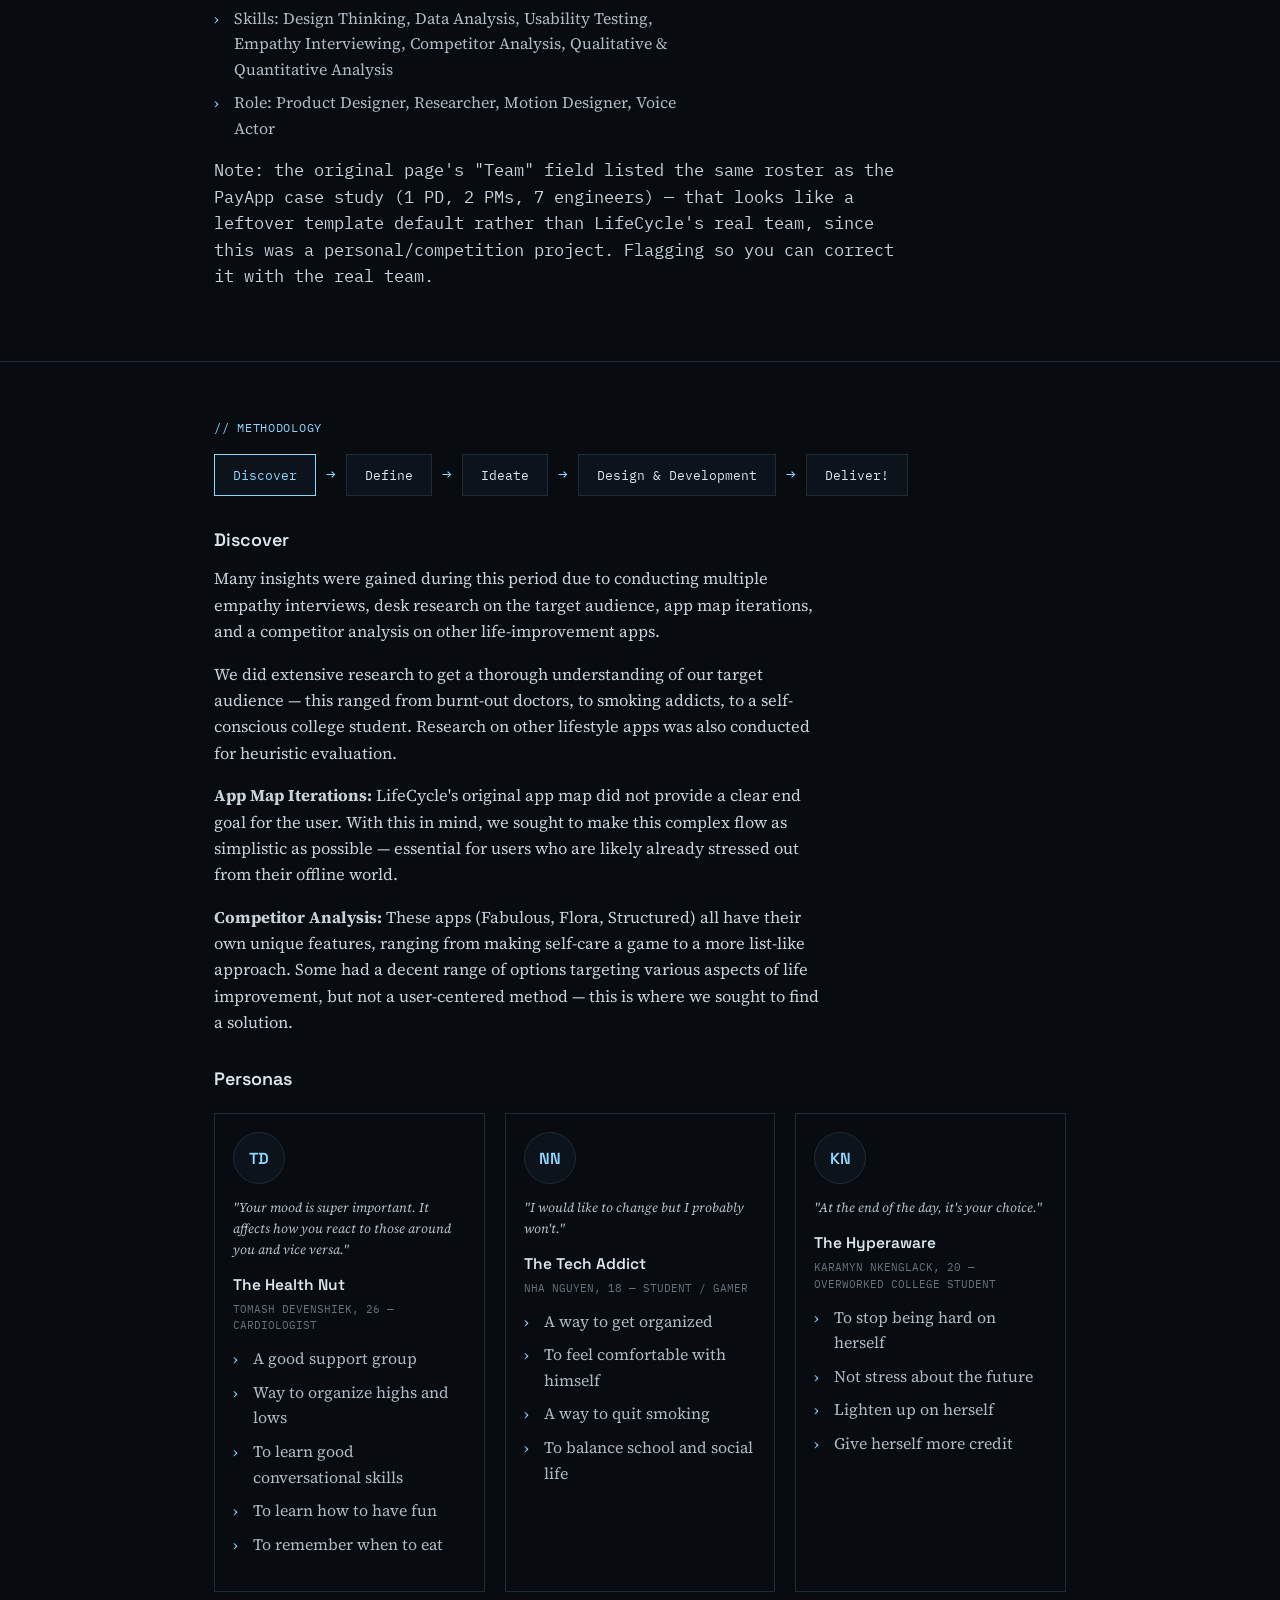
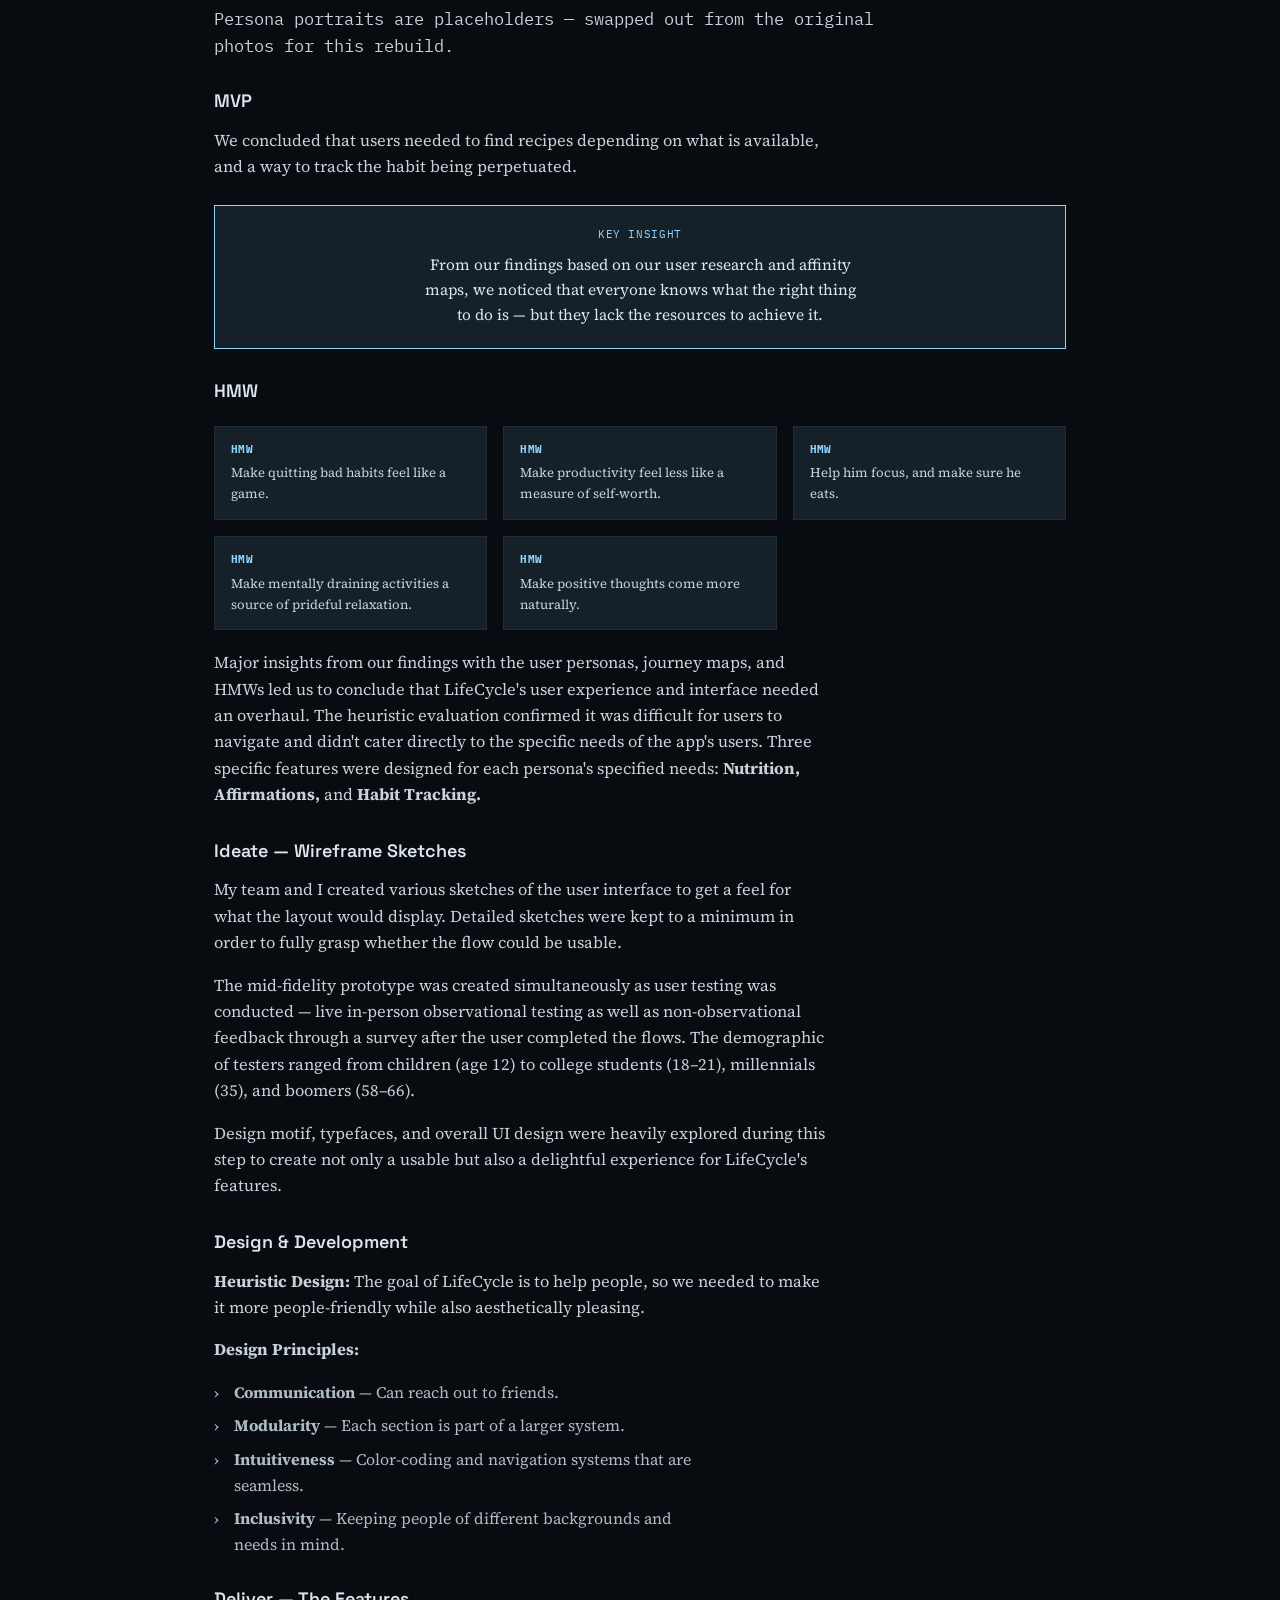
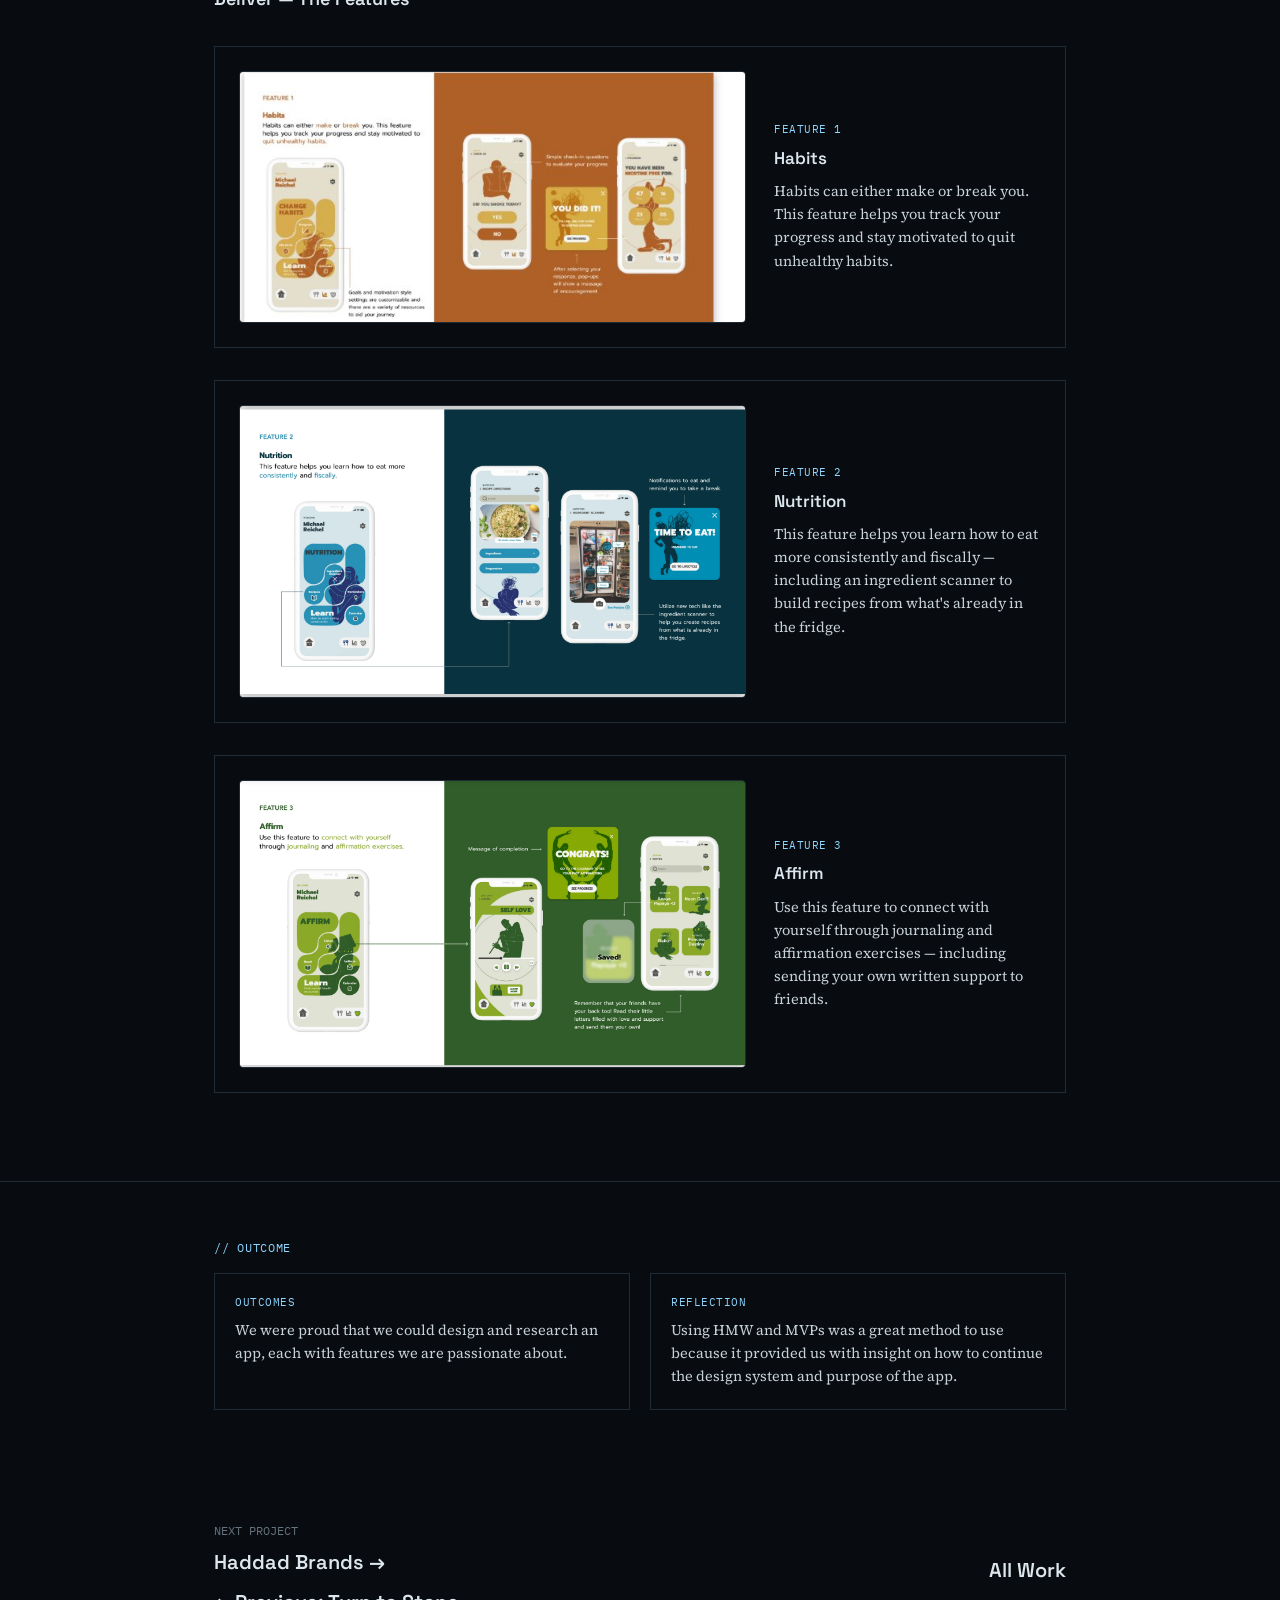
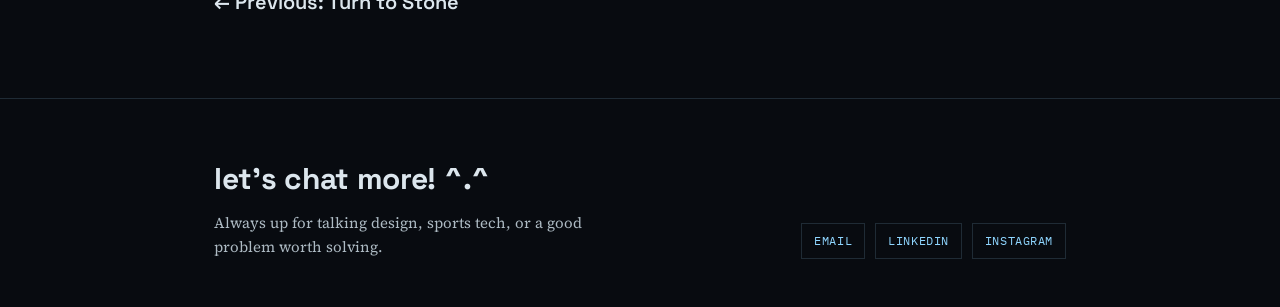
<file: lifecycle-case-study.html>
<!DOCTYPE html>
<html lang="en">
<head>
<meta charset="UTF-8">
<meta name="viewport" content="width=device-width, initial-scale=1.0, viewport-fit=cover">
<title>LIFECYCLE — Genevieve Puglissi</title>
  <meta name="description" content="LIFECYCLE — a case study and film, Creative Conscience Gold Award.">
  <link rel="canonical" href="https://www.gen-pug.com/lifecycle-case-study.html">
  <meta property="og:type" content="website">
  <meta property="og:site_name" content="Genevieve Puglissi">
  <meta property="og:title" content="LIFECYCLE — Genevieve Puglissi">
  <meta property="og:description" content="LIFECYCLE — a case study and film, Creative Conscience Gold Award.">
  <meta property="og:url" content="https://www.gen-pug.com/lifecycle-case-study.html">
  <meta property="og:image" content="https://www.gen-pug.com/assets/social/og-cover.png">
  <meta property="og:image:width" content="1200">
  <meta property="og:image:height" content="630">
  <meta property="og:image:alt" content="Genevieve Puglissi — Multifaceted Designer and Researcher">
  <meta name="twitter:card" content="summary_large_image">
  <meta name="twitter:title" content="LIFECYCLE — Genevieve Puglissi">
  <meta name="twitter:description" content="LIFECYCLE — a case study and film, Creative Conscience Gold Award.">
  <meta name="twitter:image" content="https://www.gen-pug.com/assets/social/og-cover.png">
  <link rel="icon" href="favicon.svg" type="image/svg+xml">
  <link rel="icon" href="favicon-32.png" sizes="32x32" type="image/png">
  <link rel="icon" href="favicon-16.png" sizes="16x16" type="image/png">
  <link rel="apple-touch-icon" href="apple-touch-icon.png">
<link rel="preconnect" href="https://fonts.googleapis.com">
<link href="https://fonts.googleapis.com/css2?family=Space+Grotesk:wght@500;600;700&family=IBM+Plex+Mono:wght@400;500&family=Source+Serif+4:ital,opsz,wght@0,8..60,400;1,8..60,500;0,8..60,600&display=swap" rel="stylesheet">
<style>
  :root {
    --bg: #080B10; --bg-panel: #0D131A; --ink: #DCE6ED; --accent: #8FD6FF;
    --accent-soft: rgba(143,214,255,0.10); --line: #1F2B35; --muted: #64737D;
  }
  * { margin: 0; padding: 0; box-sizing: border-box; }
  html { background: var(--bg); scroll-behavior: smooth; scroll-padding-top: 90px; }
  @media (prefers-reduced-motion: reduce) { html { scroll-behavior: auto; } }

  /* Floating stage nav */
  .stage-nav { position: fixed; left: 18px; top: 50%; transform: translateY(-50%); z-index: 35; display: flex; flex-direction: column; gap: 2px; max-height: 76vh; overflow-y: auto; padding: 10px 0; }
  .stage-nav a { font-family: 'IBM Plex Mono', monospace; font-size: 10.5px; letter-spacing: 0.04em; color: var(--muted); text-decoration: none; padding: 5px 10px 5px 14px; border-left: 2px solid var(--line); white-space: nowrap; max-width: 190px; overflow: hidden; text-overflow: clip; transition: color 0.2s ease, border-color 0.2s ease, padding-left 0.2s ease; }
  .stage-nav a:hover { color: var(--accent); border-left-color: var(--accent); padding-left: 18px; }
  .stage-nav a.on { color: var(--accent); border-left-color: var(--accent); }
  .stage-nav a.sub { padding-left: 24px; font-size: 10px; opacity: 0.85; }
  .stage-nav a.sub:hover { padding-left: 28px; }
  @media (max-width: 1240px) { .stage-nav { display: none; } }

  /* Global footer */
  footer#contact { border-top: 1px solid var(--line); margin-top: 20px; padding: 56px 0 64px; }
  footer#contact .footer-inner { display: flex; justify-content: space-between; align-items: flex-end; gap: 28px; flex-wrap: wrap; }
  .footer-cta { font-family: 'Space Grotesk', sans-serif; font-weight: 700; font-size: 30px; color: var(--ink); letter-spacing: -0.01em; }
  .footer-sub { font-size: 15px; color: #AEBBC4; margin-top: 8px; max-width: 46ch; }
  .footer-links { display: flex; gap: 10px; flex-wrap: wrap; }
  .footer-links a { font-family: 'IBM Plex Mono', monospace; font-size: 11.5px; letter-spacing: 0.05em; color: var(--accent); text-decoration: none; border: 1px solid var(--line); padding: 8px 12px; }
  .footer-links a:hover { border-color: var(--accent); background: var(--accent-soft); }
  @media (max-width: 400px) { .footer-cta { font-size: 23px; } footer#contact { padding: 40px 0 48px; } }
  body { background: var(--bg); color: var(--ink); font-family: 'Source Serif 4', serif; line-height: 1.6; -webkit-font-smoothing: antialiased; overflow-x: hidden; }
  .crt { position: fixed; inset: 0; pointer-events: none; z-index: 50; }
  .crt::before { content: ""; position: absolute; inset: 0; background: repeating-linear-gradient(180deg, rgba(143,214,255,0.035) 0px, rgba(143,214,255,0.035) 1px, transparent 1px, transparent 3px); }
  .crt::after { content: ""; position: absolute; inset: 0; background: radial-gradient(ellipse at center, transparent 55%, rgba(0,0,0,0.55) 120%); }
  .mono { font-family: 'IBM Plex Mono', monospace; }
  .head { font-family: 'Space Grotesk', sans-serif; }
  .wrap { max-width: 880px; margin: 0 auto; padding: 0 32px; }

  nav { position: sticky; top: 0; z-index: 40; border-bottom: 1px solid var(--line); padding: 16px 0; background: rgba(8,11,16,0.82); -webkit-backdrop-filter: blur(10px); backdrop-filter: blur(10px); }
  nav .wrap { display: flex; justify-content: space-between; align-items: baseline; gap: 16px; flex-wrap: nowrap; }
  .nav-name { font-family: 'Space Grotesk', sans-serif; font-weight: 700; font-size: 17px; letter-spacing: 0.03em; color: var(--ink); text-decoration: none; }
  .nav-links { display: flex; gap: 22px; flex-shrink: 0; white-space: nowrap; font-size: 13px; font-family: 'IBM Plex Mono', monospace; color: var(--muted); }
  .nav-links a { color: var(--muted); text-decoration: none; }
  .nav-links a:hover, .nav-links a.on { color: var(--accent); }
  @media (max-width: 400px) {
    nav { padding: 12px 0; }
    .nav-name { font-size: 14px; }
    .nav-links { gap: 13px; font-size: 11px; }
  }

  header.proj-hero { padding: 56px 0 40px; border-bottom: 1px solid var(--line); }
  .proj-index { font-family: 'IBM Plex Mono', monospace; font-size: 12.5px; color: var(--accent); letter-spacing: 0.06em; margin-bottom: 18px; }
  h1 { font-family: 'Space Grotesk', sans-serif; font-weight: 700; font-size: 46px; letter-spacing: -0.01em; margin-bottom: 12px; }
  .proj-role { font-family: 'IBM Plex Mono', monospace; font-size: 14px; color: var(--muted); margin-bottom: 28px; }

  .meta-row { display: grid; grid-template-columns: repeat(4, 1fr); gap: 16px; border-top: 1px solid var(--line); border-bottom: 1px solid var(--line); padding: 18px 0; margin-bottom: 36px; }
  .meta-item .mono.label { font-size: 10.5px; color: var(--muted); letter-spacing: 0.06em; display: block; margin-bottom: 5px; }
  .meta-item .value { font-family: 'Space Grotesk', sans-serif; font-weight: 600; font-size: 14.5px; }

  .hero-visual, .img-block { border: 1px solid var(--line); background: var(--bg-panel); position: relative; overflow: hidden; }
  .hero-visual { aspect-ratio: 16/9; }
  .hero-visual iframe { position: absolute; inset: 0; width: 100%; height: 100%; border: 0; display: block; }
  /* click-to-play poster: shows a thumbnail, then loads the player with sound + controls */
  .video-facade { position: absolute; inset: 0; width: 100%; height: 100%; padding: 0; border: 0; background: #05080B; cursor: pointer; display: block; }
  .video-facade img { width: 100%; height: 100%; object-fit: cover; display: block; transition: transform 0.4s ease, opacity 0.3s ease; }
  .video-facade:hover img { transform: scale(1.02); opacity: 0.9; }
  .video-facade .play-badge { position: absolute; top: 50%; left: 50%; transform: translate(-50%, -50%); width: 74px; height: 74px; border-radius: 50%; border: 1px solid var(--accent); background: rgba(8,11,16,0.6); -webkit-backdrop-filter: blur(4px); backdrop-filter: blur(4px); color: var(--accent); display: flex; align-items: center; justify-content: center; transition: background 0.25s ease, transform 0.25s ease; }
  .video-facade .play-badge svg { width: 30px; height: 30px; margin-left: 3px; }
  .video-facade:hover .play-badge { background: rgba(143,214,255,0.18); transform: translate(-50%, -50%) scale(1.06); }
  .video-facade .play-label { position: absolute; left: 50%; bottom: 20px; transform: translateX(-50%); font-family: 'IBM Plex Mono', monospace; font-size: 10.5px; letter-spacing: 0.1em; color: var(--accent); background: rgba(8,11,16,0.72); padding: 5px 11px; white-space: nowrap; }
  @media (max-width: 480px) {
    .video-facade .play-badge { width: 54px; height: 54px; }
    .video-facade .play-badge svg { width: 22px; height: 22px; }
    .video-facade .play-label { font-size: 9.5px; bottom: 12px; }
  }
  .hero-visual img, .img-block img { width: 100%; height: 100%; object-fit: cover; display: block; }
  .hero-visual .hatch, .img-block .hatch { position: absolute; inset: 0; background-image: repeating-linear-gradient(45deg, rgba(143,214,255,0.05) 0, rgba(143,214,255,0.05) 1px, transparent 1px, transparent 10px), repeating-linear-gradient(-45deg, rgba(143,214,255,0.05) 0, rgba(143,214,255,0.05) 1px, transparent 1px, transparent 10px); }
  .hero-visual .ph-label, .img-block .ph-label { position: absolute; inset: 0; display: flex; align-items: center; justify-content: center; font-family: 'IBM Plex Mono', monospace; font-size: 12px; color: var(--muted); text-align: center; padding: 20px; }
  .hero-visual .corner { position: absolute; width: 18px; height: 18px; border: 1.5px solid var(--accent); opacity: 0.6; z-index: 2; }
  .corner.tl { top: -1px; left: -1px; border-right: none; border-bottom: none; }
  .corner.br { bottom: -1px; right: -1px; border-left: none; border-top: none; }
  .hero-caption { font-family: 'IBM Plex Mono', monospace; font-size: 11.5px; color: var(--muted); margin-top: 10px; }

  section.block { padding: 56px 0; border-bottom: 1px solid var(--line); }
  section.block:last-of-type { border-bottom: none; }
  .block-label { font-family: 'IBM Plex Mono', monospace; font-size: 12px; color: var(--accent); letter-spacing: 0.06em; margin-bottom: 16px; }
  .block h2 { font-family: 'Space Grotesk', sans-serif; font-weight: 600; font-size: 27px; margin-bottom: 18px; max-width: 30ch; }
  .block h3 { font-family: 'Space Grotesk', sans-serif; font-weight: 600; font-size: 18px; margin: 28px 0 12px; }
  .block p { font-size: 16.5px; color: #C7D2D9; max-width: 68ch; margin-bottom: 16px; }
  .block ul { list-style: none; margin-bottom: 16px; }
  .block ul li { font-size: 16px; color: #AEBBC4; padding-left: 20px; position: relative; margin-bottom: 8px; max-width: 60ch; }
  .block ul li::before { content: "›"; position: absolute; left: 0; color: var(--accent); }

  .img-block.free { aspect-ratio: auto; }
  .img-grid { display: grid; grid-template-columns: 1fr 1fr; gap: 20px; margin: 28px 0; }

  .methodology { display: flex; align-items: center; flex-wrap: wrap; gap: 0; margin: 8px 0 30px; }
  .method-step { border: 1px solid var(--line); background: var(--bg-panel); padding: 10px 18px; font-family: 'IBM Plex Mono', monospace; font-size: 12.5px; color: var(--ink); white-space: nowrap; }
  .method-step.active { border-color: var(--accent); color: var(--accent); }
  .method-arrow { color: var(--accent); padding: 0 10px; font-family: 'IBM Plex Mono', monospace; }

  .two-col { display: grid; grid-template-columns: 1fr 1fr; gap: 24px; margin-bottom: 8px; }
  .two-col h4 { font-family: 'IBM Plex Mono', monospace; font-size: 11.5px; color: var(--accent); letter-spacing: 0.05em; margin-bottom: 8px; }
  .two-col p { font-size: 15px; margin-bottom: 0; }

  .persona-grid { display: grid; grid-template-columns: repeat(3, 1fr); gap: 20px; margin: 20px 0; }
  .persona-card { border: 1px solid var(--line); padding: 18px; }
  .persona-avatar { width: 52px; height: 52px; border-radius: 50%; background: var(--bg-panel); border: 1px solid var(--line); margin-bottom: 14px; display: flex; align-items: center; justify-content: center; font-family: 'Space Grotesk', sans-serif; font-weight: 600; color: var(--accent); font-size: 16px; }
  .persona-quote { font-style: italic; color: #B7C4CD; font-size: 13px; margin-bottom: 12px; }
  .persona-name { font-family: 'Space Grotesk', sans-serif; font-weight: 600; font-size: 15.5px; }
  .persona-meta { font-family: 'IBM Plex Mono', monospace; font-size: 10.5px; color: var(--muted); margin: 3px 0 12px; }
  .persona-needs { list-style: none; font-size: 12.5px; color: #AEBBC4; }
  .persona-needs li { padding-left: 14px; position: relative; margin-bottom: 4px; }
  .persona-needs li::before { content: "·"; position: absolute; left: 0; color: var(--accent); }

  .hmw-grid { display: grid; grid-template-columns: repeat(3, 1fr); gap: 16px; margin: 20px 0; }
  .hmw-card { border: 1px solid var(--line); background: var(--accent-soft); padding: 14px 16px; font-size: 13px; color: #C7D2D9; }
  .hmw-card b { color: var(--accent); font-family: 'IBM Plex Mono', monospace; font-size: 10.5px; display: block; margin-bottom: 6px; letter-spacing: 0.04em; }

  .insight-box { border: 1px solid var(--accent); background: var(--accent-soft); padding: 20px 26px; margin: 24px 0; text-align: center; }
  .insight-box .lbl { font-family: 'IBM Plex Mono', monospace; font-size: 11px; color: var(--accent); letter-spacing: 0.06em; display: block; margin-bottom: 10px; }
  .insight-box p { margin: 0 auto; color: var(--ink); font-size: 15.5px; max-width: 56ch; }

  .feature-block { display: grid; grid-template-columns: 1.9fr 1fr; gap: 28px; align-items: center; margin: 32px 0; border: 1px solid var(--line); padding: 24px; }
  .feature-block img { width: 100%; height: auto; display: block; border: 1px solid var(--line); background: var(--bg-panel); }
  .feature-block img { width: 100%; border-radius: 4px; display: block; }
  .feature-block .flbl { font-family: 'IBM Plex Mono', monospace; font-size: 11px; color: var(--accent); letter-spacing: 0.05em; margin-bottom: 6px; }
  .feature-block h4 { font-family: 'Space Grotesk', sans-serif; font-weight: 600; font-size: 17px; margin-bottom: 8px; }
  .feature-block p { font-size: 14.5px; margin: 0; }

  .stat-row { display: grid; grid-template-columns: repeat(2, 1fr); gap: 20px; margin-top: 8px; }
  .stat { border: 1px solid var(--line); padding: 20px; }
  .stat .lbl-top { font-family: 'IBM Plex Mono', monospace; font-size: 10.5px; color: var(--accent); letter-spacing: 0.05em; display: block; margin-bottom: 8px; }
  .stat p { font-size: 14.5px; color: #C7D2D9; margin: 0; }

  .closing-quote { padding: 60px 0 50px; text-align: center; border-top: 1px solid var(--line); }
  .closing-quote p { font-family: 'Space Grotesk', sans-serif; font-style: italic; font-weight: 500; font-size: 20px; color: var(--ink); max-width: 40ch; margin: 0 auto; line-height: 1.4; }

  .next-proj { padding: 56px 0 60px; display: flex; justify-content: space-between; align-items: center; }
  .next-proj a { font-family: 'Space Grotesk', sans-serif; font-weight: 600; font-size: 20px; color: var(--ink); text-decoration: none; }
  .next-proj a:hover { color: var(--accent); }
  .next-proj .lbl { font-family: 'IBM Plex Mono', monospace; font-size: 11.5px; color: var(--muted); display: block; margin-bottom: 6px; }
  .prev-proj { display: block; margin-top: 8px; font-family: 'IBM Plex Mono', monospace; font-size: 11.5px; color: var(--muted); text-decoration: none; }
  .prev-proj:hover { color: var(--accent); }

  @media (max-width: 700px) {
    .wrap { padding: 0 20px; }
    h1 { font-size: 32px; }
    .meta-row { grid-template-columns: 1fr 1fr; row-gap: 16px; }
    .img-grid { grid-template-columns: 1fr; }
    .stat-row { grid-template-columns: 1fr; }
    .two-col { grid-template-columns: 1fr; gap: 14px; }
    .persona-grid { grid-template-columns: 1fr; }
    .hmw-grid { grid-template-columns: 1fr; }
    .feature-block { grid-template-columns: 1fr; }
    .methodology { gap: 6px; }
    .method-arrow { display: none; }
  }

  /* Currently-building empty state */
  .building { position: absolute; inset: 0; display: flex; flex-direction: column; align-items: center; justify-content: center; gap: 10px; text-align: center; padding: 16px; background: radial-gradient(ellipse at center, rgba(143,214,255,0.07), transparent 70%); }
  .building svg { width: 34px; height: 34px; filter: drop-shadow(0 0 8px rgba(143,214,255,0.65)); animation: buildpulse 2.6s ease-in-out infinite; }
  .building .bt { font-family: 'IBM Plex Mono', monospace; font-size: 11px; letter-spacing: 0.08em; color: var(--accent); text-shadow: 0 0 10px rgba(143,214,255,0.5); }
  .building .bs { font-family: 'IBM Plex Mono', monospace; font-size: 10px; color: var(--muted); max-width: 30ch; line-height: 1.5; }
  @keyframes buildpulse { 0%, 100% { opacity: 0.75; transform: translateY(0); } 50% { opacity: 1; transform: translateY(-2px); } }
  @media (prefers-reduced-motion: reduce) { .building svg { animation: none; } }

  /* Mobile hardening — smallest iOS & Android screens */
  body { -webkit-text-size-adjust: 100%; overflow-wrap: break-word; }
  img, svg, video { max-width: 100%; height: auto; }
  a, button { overflow-wrap: break-word; }
  @supports (padding: max(0px)) {
    .wrap { padding-left: max(14px, env(safe-area-inset-left)); padding-right: max(14px, env(safe-area-inset-right)); }
    footer#contact { padding-bottom: max(48px, calc(env(safe-area-inset-bottom) + 32px)); }
  }
  @media (max-width: 340px) {
    .wrap { padding-left: 12px; padding-right: 12px; }
    h1 { font-size: 23px; }
    .nav-links { gap: 10px; font-size: 10px; }
    .nav-name { font-size: 12.5px; }
    .footer-cta { font-size: 20px; }
    .footer-links a { font-size: 10.5px; padding: 7px 9px; }
  }
</style>
</head>
<body>

<div class="crt"></div>

<nav>
  <div class="wrap">
    <a class="nav-name" href="index.html">GEN PUG</a>
    <div class="nav-links">
      <a href="index.html#work" class="on">WORK</a>
      <a href="sandbox.html">SANDBOX</a>
      <a href="index.html#about">ABOUT</a>
      <a href="#contact">CONTACT</a>
    </div>
  </div>
</nav>

<header class="proj-hero">
  <div class="wrap">
    <div class="proj-index">PROJECT 05 / 05 — PRODUCT &amp; UX</div>
    <h1 class="head">LIFECYCLE</h1>
    <div class="proj-role mono">Personal Project · Competition · Mobile</div>

    <div class="meta-row">
      <div class="meta-item"><span class="mono label">DURATION</span><span class="value head">4 Months</span></div>
      <div class="meta-item"><span class="mono label">ROLE</span><span class="value head">Designer, Researcher, Motion, Voice</span></div>
      <div class="meta-item"><span class="mono label">PLATFORM</span><span class="value head">Mobile</span></div>
      <div class="meta-item"><span class="mono label">AWARD</span><span class="value head">Creative Conscience Gold</span></div>
    </div>

    <div class="hero-visual">
      <div class="corner tl"></div><div class="corner br"></div>
      <button class="video-facade" type="button" data-vimeo="934941627" aria-label="Play the LIFECYCLE film with sound">
        <img src="assets/video/lifecycle-poster.jpg" alt="LIFECYCLE — opening frame of the case study film">
        <span class="play-badge" aria-hidden="true"><svg viewBox="0 0 24 24" fill="currentColor"><path d="M8 5.5v13l11-6.5z"/></svg></span>
        <span class="play-label">PLAY FILM · SOUND ON</span>
      </button>
    </div>
    <div class="hero-caption">LIFECYCLE — the opening film. <a href="https://vimeo.com/934941627" target="_blank" rel="noopener" style="color:var(--accent);text-decoration:none;">Watch on Vimeo ↗</a></div>
  </div>
</header>

<section class="block">
  <div class="wrap">
    <div class="block-label">// OVERVIEW · <a href="https://www.creative-conscience.org.uk/winners/lifecycle-live-with-purpose" target="_blank" rel="noopener" style="color:var(--accent);text-decoration:none;border-bottom:1px solid rgba(143,214,255,0.4);">CREATIVE CONSCIENCE GOLD ↗</a></div>
    <h2 class="head">A ground-up revamp of a life-management app</h2>
    <p>LifeCycle is an app that needed to be revamped. The results from the heuristic evaluation of what needed to be improved ranged from the lack of hierarchy, no instructions, to a general "clunky" feeling when the user is going through the app.</p>

    <div class="two-col">
      <div><h4>CHALLENGE</h4><p>It is apparent that people have a difficult time managing their time in this day and age where everyone is easily accessible through their devices. Combining time-management with outside stressors is a recipe for disaster in the realm of today's "hustle culture."</p></div>
      <div><h4>SOLUTION</h4><p>Completely overhaul the original interface and user experience of LifeCycle. The new intention of the app would be to not track how much time each user spends in a location — but to design for the user's intended habits and wellbeing instead.</p></div>
    </div>
  </div>
</section>

<section class="block">
  <div class="wrap">
    <div class="block-label">// MY ROLE</div>
    <ul>
      <li>Skills: Design Thinking, Data Analysis, Usability Testing, Empathy Interviewing, Competitor Analysis, Qualitative &amp; Quantitative Analysis</li>
      <li>Role: Product Designer, Researcher, Motion Designer, Voice Actor</li>
    </ul>
    <p class="hero-caption">Note: the original page's "Team" field listed the same roster as the PayApp case study (1 PD, 2 PMs, 7 engineers) — that looks like a leftover template default rather than LifeCycle's real team, since this was a personal/competition project. Flagging so you can correct it with the real team.</p>
  </div>
</section>

<section class="block">
  <div class="wrap">
    <div class="block-label">// METHODOLOGY</div>
    <div class="methodology">
      <div class="method-step active">Discover</div><div class="method-arrow">→</div>
      <div class="method-step">Define</div><div class="method-arrow">→</div>
      <div class="method-step">Ideate</div><div class="method-arrow">→</div>
      <div class="method-step">Design &amp; Development</div><div class="method-arrow">→</div>
      <div class="method-step">Deliver!</div>
    </div>

    <h3>Discover</h3>
    <p>Many insights were gained during this period due to conducting multiple empathy interviews, desk research on the target audience, app map iterations, and a competitor analysis on other life-improvement apps.</p>
    <p>We did extensive research to get a thorough understanding of our target audience — this ranged from burnt-out doctors, to smoking addicts, to a self-conscious college student. Research on other lifestyle apps was also conducted for heuristic evaluation.</p>
    <p><strong>App Map Iterations:</strong> LifeCycle's original app map did not provide a clear end goal for the user. With this in mind, we sought to make this complex flow as simplistic as possible — essential for users who are likely already stressed out from their offline world.</p>
    <p><strong>Competitor Analysis:</strong> These apps (Fabulous, Flora, Structured) all have their own unique features, ranging from making self-care a game to a more list-like approach. Some had a decent range of options targeting various aspects of life improvement, but not a user-centered method — this is where we sought to find a solution.</p>

    <h3>Personas</h3>
    <div class="persona-grid">
      <div class="persona-card">
        <div class="persona-avatar">TD</div>
        <div class="persona-quote">"Your mood is super important. It affects how you react to those around you and vice versa."</div>
        <div class="persona-name">The Health Nut</div>
        <div class="persona-meta">TOMASH DEVENSHIEK, 26 — CARDIOLOGIST</div>
        <ul class="persona-needs"><li>A good support group</li><li>Way to organize highs and lows</li><li>To learn good conversational skills</li><li>To learn how to have fun</li><li>To remember when to eat</li></ul>
      </div>
      <div class="persona-card">
        <div class="persona-avatar">NN</div>
        <div class="persona-quote">"I would like to change but I probably won't."</div>
        <div class="persona-name">The Tech Addict</div>
        <div class="persona-meta">NHA NGUYEN, 18 — STUDENT / GAMER</div>
        <ul class="persona-needs"><li>A way to get organized</li><li>To feel comfortable with himself</li><li>A way to quit smoking</li><li>To balance school and social life</li></ul>
      </div>
      <div class="persona-card">
        <div class="persona-avatar">KN</div>
        <div class="persona-quote">"At the end of the day, it's your choice."</div>
        <div class="persona-name">The Hyperaware</div>
        <div class="persona-meta">KARAMYN NKENGLACK, 20 — OVERWORKED COLLEGE STUDENT</div>
        <ul class="persona-needs"><li>To stop being hard on herself</li><li>Not stress about the future</li><li>Lighten up on herself</li><li>Give herself more credit</li></ul>
      </div>
    </div>
    <p class="hero-caption" style="margin-top:-6px;">Persona portraits are placeholders — swapped out from the original photos for this rebuild.</p>

    <h3>MVP</h3>
    <p>We concluded that users needed to find recipes depending on what is available, and a way to track the habit being perpetuated.</p>

    <div class="insight-box">
      <span class="lbl">KEY INSIGHT</span>
      <p>From our findings based on our user research and affinity maps, we noticed that everyone knows what the right thing to do is — but they lack the resources to achieve it.</p>
    </div>

    <h3>HMW</h3>
    <div class="hmw-grid">
      <div class="hmw-card"><b>HMW</b>Make quitting bad habits feel like a game.</div>
      <div class="hmw-card"><b>HMW</b>Make productivity feel less like a measure of self-worth.</div>
      <div class="hmw-card"><b>HMW</b>Help him focus, and make sure he eats.</div>
      <div class="hmw-card"><b>HMW</b>Make mentally draining activities a source of prideful relaxation.</div>
      <div class="hmw-card"><b>HMW</b>Make positive thoughts come more naturally.</div>
    </div>
    <p>Major insights from our findings with the user personas, journey maps, and HMWs led us to conclude that LifeCycle's user experience and interface needed an overhaul. The heuristic evaluation confirmed it was difficult for users to navigate and didn't cater directly to the specific needs of the app's users. Three specific features were designed for each persona's specified needs: <strong>Nutrition, Affirmations,</strong> and <strong>Habit Tracking.</strong></p>

    <h3>Ideate — Wireframe Sketches</h3>
    <p>My team and I created various sketches of the user interface to get a feel for what the layout would display. Detailed sketches were kept to a minimum in order to fully grasp whether the flow could be usable.</p>
    <p>The mid-fidelity prototype was created simultaneously as user testing was conducted — live in-person observational testing as well as non-observational feedback through a survey after the user completed the flows. The demographic of testers ranged from children (age 12) to college students (18–21), millennials (35), and boomers (58–66).</p>
    <p>Design motif, typefaces, and overall UI design were heavily explored during this step to create not only a usable but also a delightful experience for LifeCycle's features.</p>

    <h3>Design &amp; Development</h3>
    <p><strong>Heuristic Design:</strong> The goal of LifeCycle is to help people, so we needed to make it more people-friendly while also aesthetically pleasing.</p>
    <p><strong>Design Principles:</strong></p>
    <ul>
      <li><strong>Communication</strong> — Can reach out to friends.</li>
      <li><strong>Modularity</strong> — Each section is part of a larger system.</li>
      <li><strong>Intuitiveness</strong> — Color-coding and navigation systems that are seamless.</li>
      <li><strong>Inclusivity</strong> — Keeping people of different backgrounds and needs in mind.</li>
    </ul>

    <h3>Deliver — The Features</h3>
    <div class="feature-block">
      <img src="assets/img_lc_feature1.png" alt="Habits feature screens">
      <div><div class="flbl">FEATURE 1</div><h4>Habits</h4><p>Habits can either make or break you. This feature helps you track your progress and stay motivated to quit unhealthy habits.</p></div>
    </div>
    <div class="feature-block">
      <img src="assets/img_lc_feature2.png" alt="Nutrition feature screens">
      <div><div class="flbl">FEATURE 2</div><h4>Nutrition</h4><p>This feature helps you learn how to eat more consistently and fiscally — including an ingredient scanner to build recipes from what's already in the fridge.</p></div>
    </div>
    <div class="feature-block">
      <img src="assets/img_lc_feature3.png" alt="Affirm feature screens">
      <div><div class="flbl">FEATURE 3</div><h4>Affirm</h4><p>Use this feature to connect with yourself through journaling and affirmation exercises — including sending your own written support to friends.</p></div>
    </div>
  </div>
</section>

<section class="block">
  <div class="wrap">
    <div class="block-label">// OUTCOME</div>
    <div class="stat-row">
      <div class="stat"><span class="lbl-top">OUTCOMES</span><p>We were proud that we could design and research an app, each with features we are passionate about.</p></div>
      <div class="stat"><span class="lbl-top">REFLECTION</span><p>Using HMW and MVPs was a great method to use because it provided us with insight on how to continue the design system and purpose of the app.</p></div>
    </div>
  </div>
</section>

<div class="wrap">
  <div class="next-proj">
    <div><span class="lbl mono">NEXT PROJECT</span><a href="haddad-case-study.html">Haddad Brands →</a>
      <a class="prev-proj" href="medusa-case-study.html">← Previous: Turn to Stone</a></div>
    <a href="index.html">All Work</a>
  </div>
</div>

<footer id="contact">
  <div class="wrap footer-inner">
    <div>
      <div class="footer-cta">let's chat more! ^.^</div>
      <div class="footer-sub">Always up for talking design, sports tech, or a good problem worth solving.</div>
    </div>
    <div class="footer-links">
      <a href="mailto:genpugdesign@gmail.com">EMAIL</a>
      <a href="https://www.linkedin.com/in/gen-pug/" target="_blank" rel="noopener">LINKEDIN</a>
      <a href="https://www.instagram.com/genpugdesign" target="_blank" rel="noopener">INSTAGRAM</a>
    </div>
  </div>
</footer>

<script>
(function(){
  var items = [];
  document.querySelectorAll('section.block').forEach(function(sec){
    function shorten(s){
      s = s.replace(/^\/\/\s*/, '').replace(/\s*↗\s*$/, '').trim();
      s = s.split(/\s+[—–]\s+/)[0];        // drop the clause after an em dash
      s = s.split(/\s+·\s+/)[0];           // drop the clause after a middot
      return s.trim();
    }
    var lab = sec.querySelector('.block-label');
    if (lab) items.push({ el: sec, text: shorten(lab.textContent), sub: false });
    sec.querySelectorAll('h3').forEach(function(h){ items.push({ el: h, text: shorten(h.textContent), sub: true }); });
  });
  if (items.length < 3) return;
  var nav = document.createElement('nav');
  nav.className = 'stage-nav';
  items.forEach(function(it, i){
    if (!it.el.id) it.el.id = 'sec-' + i;
    var a = document.createElement('a');
    a.href = '#' + it.el.id;
    a.textContent = it.text;
    if (it.sub) a.className = 'sub';
    nav.appendChild(a);
    it.link = a;
  });
  document.body.appendChild(nav);
  function sync(){
    var y = window.scrollY + 140, cur = items[0];
    items.forEach(function(it){ if (it.el.offsetTop <= y) cur = it; });
    items.forEach(function(it){ it.link.classList.toggle('on', it === cur); });
  }
  sync();
  window.addEventListener('scroll', sync, { passive: true });
})();
</script>


<script>
  // poster -> real player, with sound and controls (the click is the gesture browsers require)
  document.querySelectorAll('.video-facade').forEach(function(btn){
    btn.addEventListener('click', function(){
      var id = btn.getAttribute('data-vimeo');
      var f = document.createElement('iframe');
      f.src = 'https://player.vimeo.com/video/' + id + '?autoplay=1&muted=0&title=0&byline=0&portrait=0';
      f.title = 'Vimeo player';
      f.setAttribute('frameborder','0');
      f.setAttribute('allow','autoplay; fullscreen; picture-in-picture');
      f.setAttribute('allowfullscreen','');
      btn.replaceWith(f);
    });
  });
</script>

</body>
</html>
</file>
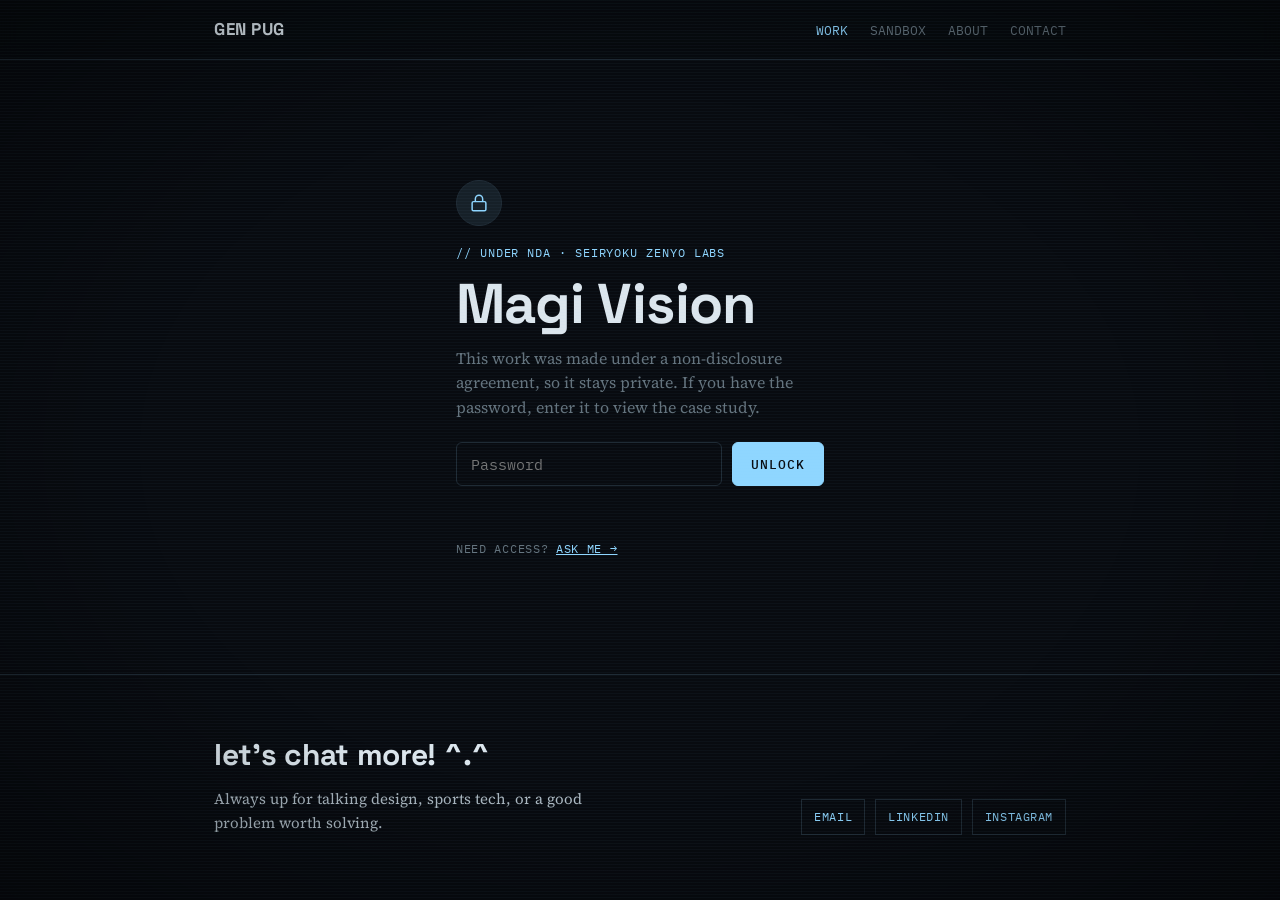
<file: magi-brand-booklet.html>
<!DOCTYPE html>
<html lang="en">
<head>
<meta charset="UTF-8">
<title>Magi Vision Brand Booklet — Genevieve Puglissi</title>
<meta name="robots" content="noindex">
<link rel="canonical" href="https://www.gen-pug.com/magi-vision-case-study.html#booklet">
<meta http-equiv="refresh" content="0; url=magi-vision-case-study.html#booklet">
<script>location.replace('magi-vision-case-study.html#booklet' + (location.hash.match(/p=\d+/) ? '&' + location.hash.match(/p=\d+/)[0] : ''));</script>
<style>body{background:#080B10;color:#DCE6ED;font-family:monospace;padding:40px}a{color:#8FD6FF}</style>
</head>
<body><p>The brand booklet now lives in the <a href="magi-vision-case-study.html#booklet">Magi Vision case study</a>.</p></body>
</html>
</file>
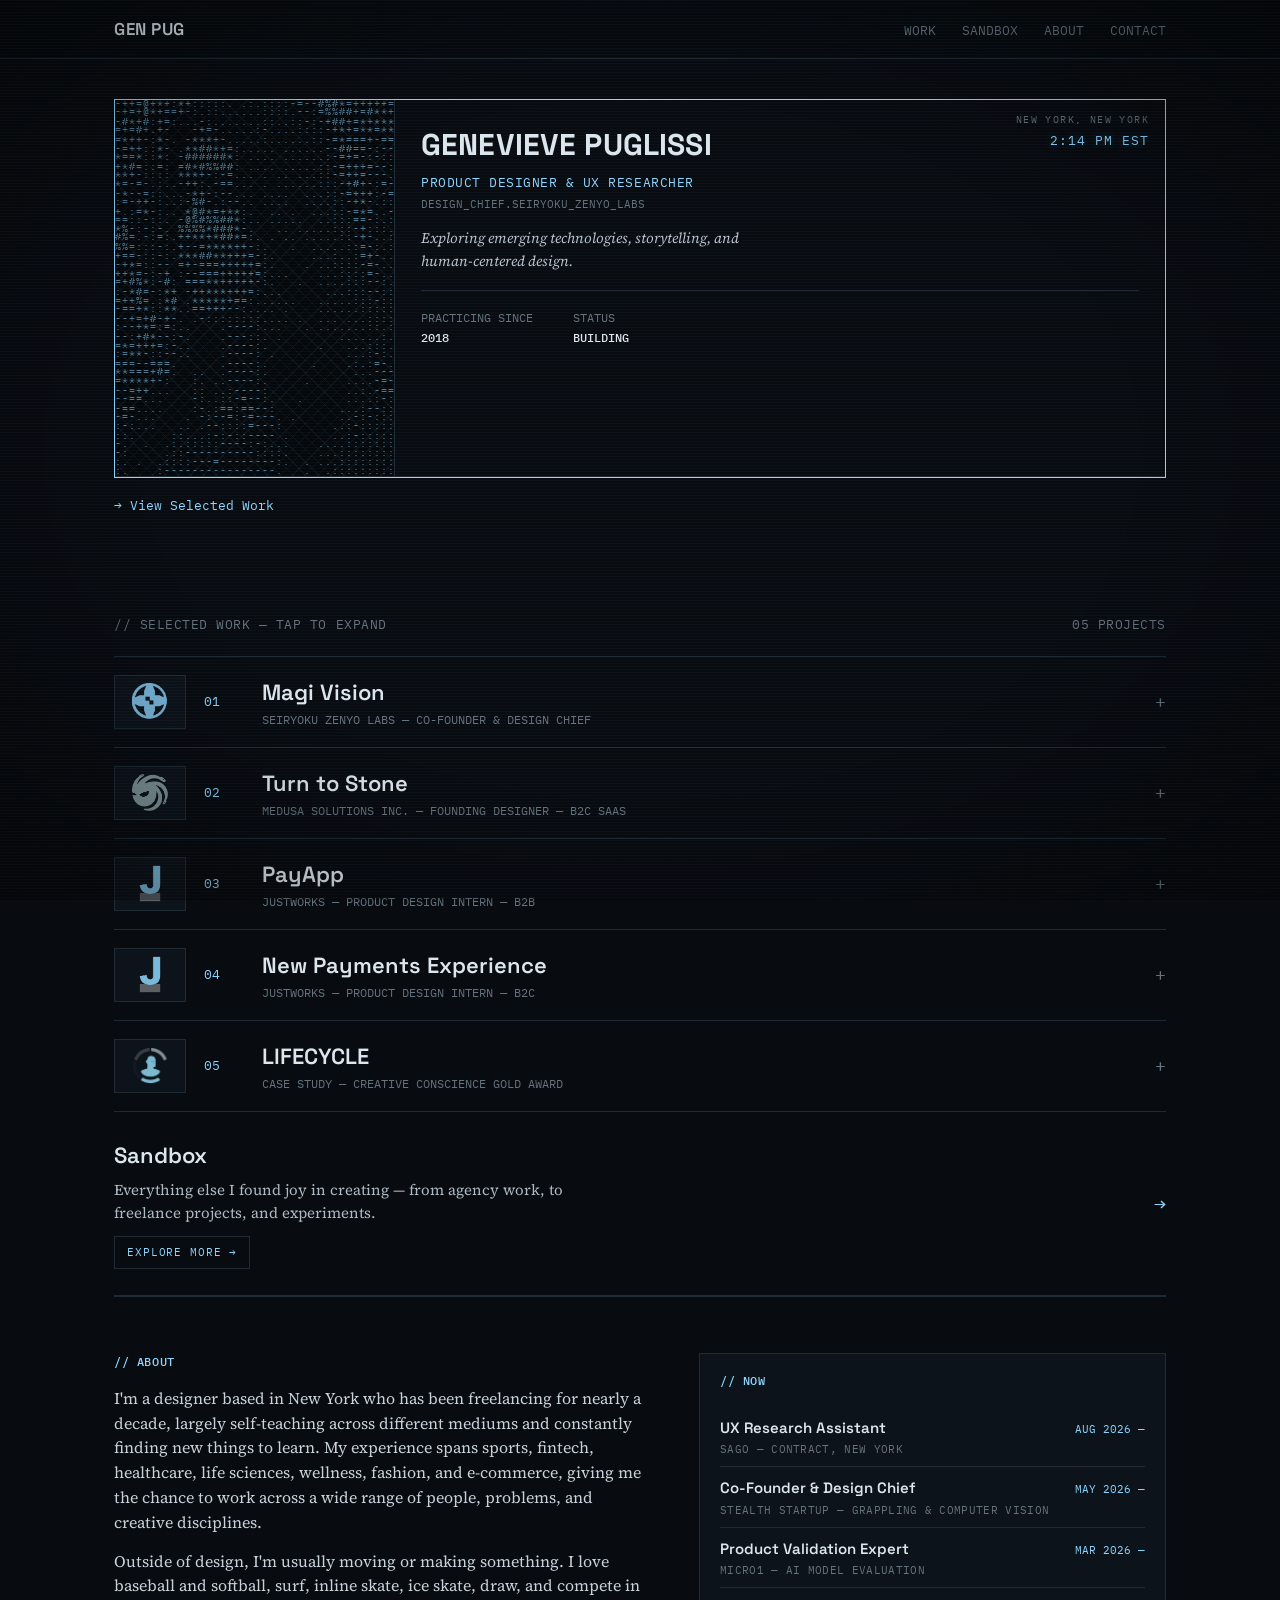
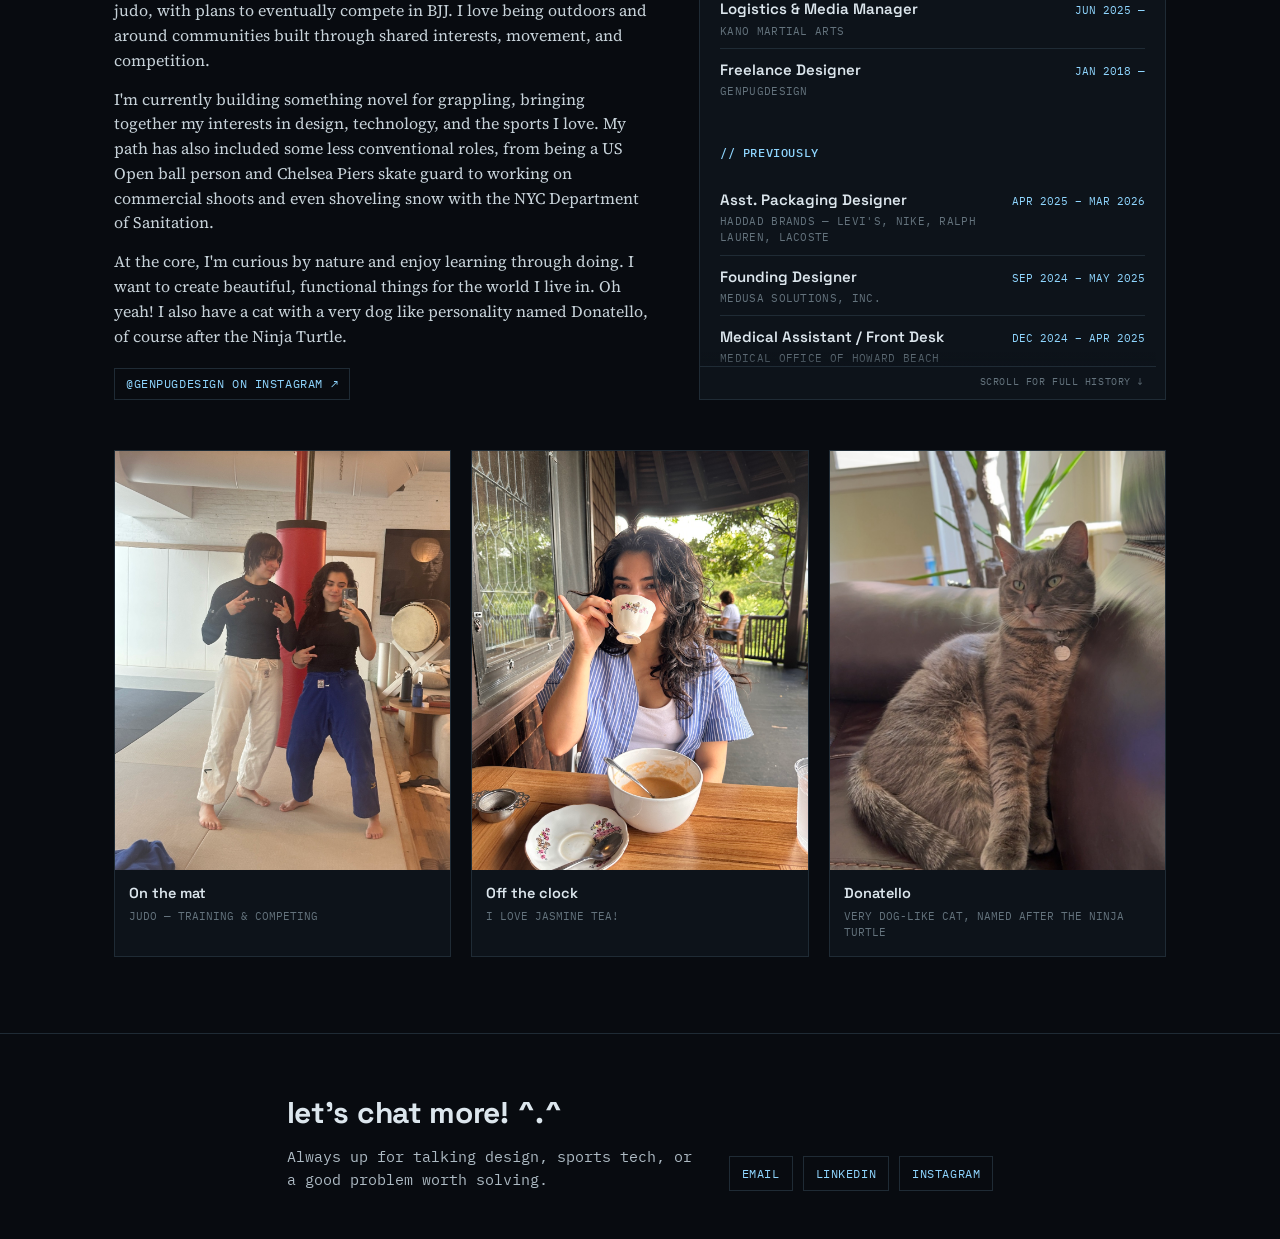
<file: portfolio-crt-landing.html>
<!DOCTYPE html>
<html lang="en">
<head>
<meta charset="UTF-8">
<meta name="viewport" content="width=device-width, initial-scale=1.0, viewport-fit=cover">
<title>Genevieve Puglissi — Product Designer &amp; UX Researcher</title>
<link rel="preconnect" href="https://fonts.googleapis.com">
<link href="https://fonts.googleapis.com/css2?family=Space+Grotesk:wght@500;600;700&family=IBM+Plex+Mono:wght@400;500&family=Source+Serif+4:ital,opsz,wght@0,8..60,400;1,8..60,500;0,8..60,600&display=swap" rel="stylesheet">
<style>
  :root {
    --bg: #080B10;
    --bg-panel: #0D131A;
    --ink: #DCE6ED;
    --accent: #8FD6FF;
    --accent-soft: rgba(143, 214, 255, 0.10);
    --line: #1F2B35;
    --muted: #64737D;
  }

  * { margin: 0; padding: 0; box-sizing: border-box; }
  html { background: var(--bg); scroll-behavior: smooth; scroll-padding-top: 90px; }
  @media (prefers-reduced-motion: reduce) { html { scroll-behavior: auto; } }

  /* Global footer */
  footer#contact { border-top: 1px solid var(--line); margin-top: 20px; padding: 56px 0 64px; }
  footer#contact .footer-inner { display: flex; justify-content: space-between; align-items: flex-end; gap: 28px; flex-wrap: wrap; }
  .footer-cta { font-family: 'Space Grotesk', sans-serif; font-weight: 700; font-size: 30px; color: var(--ink); letter-spacing: -0.01em; }
  .footer-sub { font-size: 15px; color: #AEBBC4; margin-top: 8px; max-width: 46ch; }
  .footer-links { display: flex; gap: 10px; flex-wrap: wrap; }
  .footer-links a { font-family: 'IBM Plex Mono', monospace; font-size: 11.5px; letter-spacing: 0.05em; color: var(--accent); text-decoration: none; border: 1px solid var(--line); padding: 8px 12px; }
  .footer-links a:hover { border-color: var(--accent); background: var(--accent-soft); }
  @media (max-width: 400px) {
    .footer-cta { font-size: 23px; }
    footer#contact { padding: 40px 0 48px; }
  }
  body {
    background: var(--bg); color: var(--ink); font-family: 'Source Serif 4', serif;
    line-height: 1.55; -webkit-font-smoothing: antialiased; overflow-x: hidden; position: relative;
  }

  .crt { position: fixed; inset: 0; pointer-events: none; z-index: 50; }
  .crt::before { content: ""; position: absolute; inset: 0; background: repeating-linear-gradient(180deg, rgba(143,214,255,0.035) 0px, rgba(143,214,255,0.035) 1px, transparent 1px, transparent 3px); }
  .crt::after { content: ""; position: absolute; inset: 0; background: radial-gradient(ellipse at center, transparent 55%, rgba(0,0,0,0.55) 120%); }
  .grain-tex { position: fixed; inset: 0; pointer-events: none; z-index: 49; opacity: 0.4; background-image: repeating-linear-gradient(0deg, rgba(255,255,255,0.012) 0px, rgba(255,255,255,0.012) 1px, transparent 1px, transparent 2px), repeating-linear-gradient(90deg, rgba(255,255,255,0.010) 0px, rgba(255,255,255,0.010) 1px, transparent 1px, transparent 3px); }

  .mono { font-family: 'IBM Plex Mono', monospace; }
  .wrap { max-width: 1080px; margin: 0 auto; padding: 0 32px; }

  @keyframes flicker { 0%,96%,100% { opacity: 1; } 97% { opacity: 0.85; } 98% { opacity: 1; } 99% { opacity: 0.9; } }
  @media (prefers-reduced-motion: reduce) { * { animation: none !important; transition: none !important; } }

  nav { border-bottom: 1px solid var(--line); padding: 16px 0; position: sticky; top: 0; z-index: 40; background: rgba(8,11,16,0.82); -webkit-backdrop-filter: blur(10px); backdrop-filter: blur(10px); }
  nav .wrap { display: flex; justify-content: space-between; align-items: baseline; gap: 16px; flex-wrap: wrap; }
  .nav-name { flex-shrink: 0; }
  .nav-name { font-family: 'Space Grotesk', sans-serif; font-weight: 600; font-size: 17px; letter-spacing: 0.03em; }
  .nav-links { display: flex; gap: 26px; font-size: 13px; font-family: 'IBM Plex Mono', monospace; color: var(--muted); }
  .nav-links a { color: var(--muted); text-decoration: none; }
  .nav-links a:hover { color: var(--accent); }

  /* Hero — ID card, closely modeled on a personnel-badge layout */
  header.hero { padding: 40px 0 0; position: relative; z-index: 2; }
  .status-line { font-family: 'IBM Plex Mono', monospace; font-size: 12px; color: var(--accent); letter-spacing: 0.06em; margin-bottom: 18px; }
  .status-line::before { content: "● "; }

  .id-card { border: 1px solid var(--accent); background: var(--bg); position: relative; }

  .id-body { display: grid; grid-template-columns: 280px 1fr; border-bottom: 1px solid var(--line); }
  .id-photo { border-right: 1px solid var(--line); background: #05080B; position: relative; overflow: hidden; min-height: 100%; }
  .id-photo .hatch { position: absolute; inset: 0; background-image: repeating-linear-gradient(45deg, rgba(143,214,255,0.05) 0, rgba(143,214,255,0.05) 1px, transparent 1px, transparent 9px), repeating-linear-gradient(-45deg, rgba(143,214,255,0.05) 0, rgba(143,214,255,0.05) 1px, transparent 1px, transparent 9px); }
  .id-photo .ascii-fit { position: absolute; top: 50%; left: 50%; transform-origin: center center; }
  /* gradient is phone-only — added inside the mobile breakpoint below */
  .id-photo pre { font-family: 'IBM Plex Mono', monospace; font-size: 7px; line-height: 6.6px; letter-spacing: 1.15px; color: rgba(143,214,255,0.55); white-space: pre; margin: 0; padding: 0; animation: flowerglitch 7s infinite; }
  @keyframes flowerglitch {
    0%, 90%, 100% { transform: translate(0,0) skew(0deg); text-shadow: none; opacity: 1; }
    91% { transform: translate(-2px,1px) skewX(1deg); text-shadow: 2px 0 rgba(255,90,90,0.45), -2px 0 rgba(90,200,255,0.45); opacity: 0.85; }
    92% { transform: translate(2px,-1px); opacity: 0.55; }
    92.5% { transform: translate(-3px,0); text-shadow: 2px 0 rgba(255,90,90,0.4), -2px 0 rgba(90,200,255,0.4); }
    93% { transform: translate(1px,1px); opacity: 1; text-shadow: none; }
    96% { transform: translate(0,0); }
    96.4% { transform: translate(2px,0); opacity: 0.7; }
    96.8% { transform: translate(0,0); opacity: 1; }
  }

  .id-fields { padding: 22px 26px 20px; }
  .id-name { font-family: 'Space Grotesk', sans-serif; font-weight: 700; font-size: 30px; letter-spacing: 0.005em; }
  .id-role { font-family: 'IBM Plex Mono', monospace; font-size: 13px; color: var(--accent); margin-top: 4px; letter-spacing: 0.04em; }
  .id-callsign { font-family: 'IBM Plex Mono', monospace; font-size: 11px; color: var(--muted); margin-top: 3px; }
  .id-tagline { font-family: 'Source Serif 4', serif; font-style: italic; font-size: 14.5px; color: #B7C4CD; margin-top: 14px; max-width: 40ch; }

  .id-divider { border-top: 1px solid var(--line); margin: 18px 0; }
  .id-row-2 { display: flex; gap: 40px; font-family: 'IBM Plex Mono', monospace; font-size: 11.5px; color: var(--muted); margin-bottom: 22px; }
  .id-row-2 b { color: var(--ink); font-weight: 500; display: block; margin-top: 2px; }

  /* location + live local time, pinned to the card's top-right */
  .id-stamp { position: absolute; top: 12px; right: 16px; z-index: 6; text-align: right; pointer-events: none; }
  .id-stamp .pl { font-family: 'IBM Plex Mono', monospace; font-size: 10px; letter-spacing: 0.14em; color: var(--muted); }
  .id-stamp .tm { font-family: 'IBM Plex Mono', monospace; font-size: 13px; letter-spacing: 0.08em; color: var(--accent); margin-top: 3px; text-shadow: 0 0 10px rgba(143,214,255,0.35); }

  /* Dancing ASCII crew */
  .coords-row { display: flex; align-items: center; gap: 30px; flex-wrap: wrap; width: 100%; }
  .dancers { display: flex; flex: 1; justify-content: space-evenly; align-items: center; gap: 20px; margin: 0; font-family: 'IBM Plex Mono', monospace; font-size: 23px; line-height: 1.2; color: var(--accent); }
  .dancer { position: relative; width: 4.2em; height: 3.8em; }
  .dancer pre { position: absolute; inset: 0; margin: 0; white-space: pre; opacity: 0; text-shadow: 0 0 6px rgba(143,214,255,0.55), 0 0 14px rgba(143,214,255,0.28); }
  .dancer pre:nth-child(1) { animation: frameA 0.9s steps(1) infinite; }
  .dancer pre:nth-child(2) { animation: frameB 0.9s steps(1) infinite; }
  .dancer.d2 pre { animation-delay: 0.3s; }
  .dancer.d3 pre { animation-delay: 0.6s; }
  @keyframes frameA { 0%, 49% { opacity: 1; } 50%, 100% { opacity: 0; } }
  @keyframes frameB { 0%, 49% { opacity: 0; } 50%, 100% { opacity: 1; } }
  .dancers { animation: crewglow 2.8s ease-in-out infinite; }
  @keyframes crewglow { 0%, 100% { filter: brightness(1); } 50% { filter: brightness(1.45); } }
  @media (prefers-reduced-motion: reduce) {
    .dancer pre:nth-child(1) { opacity: 1; animation: none; }
    .dancer pre:nth-child(2) { opacity: 0; animation: none; }
    .dancers { animation: none; }
  }
  .id-email { font-family: 'IBM Plex Mono', monospace; font-size: 11.5px; color: var(--muted); margin-bottom: 20px; }

  .id-hexcluster { display: flex; flex-wrap: wrap; width: 46px; gap: 3px; margin: 4px 0 20px; }
  .id-hexcluster .hexdot { width: 13px; height: 13px; }
  .id-hexcluster .hexdot:nth-child(2n) { transform: translateY(7px); }

  .id-tags-row { display: flex; justify-content: space-between; font-family: 'IBM Plex Mono', monospace; font-size: 11px; color: var(--muted); line-height: 1.9; }
  .id-tags-row .right { text-align: right; }

  .id-contact-row { padding: 20px 26px 22px; }

  .hero-below { display: flex; justify-content: space-between; align-items: center; padding: 18px 0 44px; font-family: 'IBM Plex Mono', monospace; font-size: 12.5px; }
  .hero-below a { color: var(--accent); text-decoration: none; }

  @media (max-width: 480px) {
    nav .wrap { flex-direction: column; align-items: flex-start; gap: 10px; }
    .nav-links { gap: 18px; }
  }

  @media (max-width: 700px) {
    .id-body { grid-template-columns: 1fr; }
    /* phones: portrait fills the card, identity overlays its lower area */
    header.hero { padding-top: 14px; }
    .id-photo { border-right: none; border-bottom: none; aspect-ratio: auto; height: min(46vh, 400px); min-height: 220px; }
    .id-fields { padding-top: 0; padding-bottom: 14px; }
    /* on phones the portrait runs to the card edges and fades into the text below */
    .id-photo::after {
      content: ""; position: absolute; inset: 0; pointer-events: none; z-index: 2;
      background: linear-gradient(to bottom,
        rgba(8,11,16,0.40) 0%,
        rgba(8,11,16,0.08) 14%,
        rgba(8,11,16,0.20) 45%,
        rgba(8,11,16,0.80) 78%,
        var(--bg) 100%);
    }
    .id-ident {
      position: relative; z-index: 3;
      margin: -150px 0 0; padding: 54px 0 14px;
      background: linear-gradient(to bottom, transparent 0%, rgba(8,11,16,0.55) 30%, rgba(8,11,16,0.88) 62%, var(--bg) 100%);
    }
    .id-ident .id-tagline { max-width: 34ch; margin-top: 10px; }
    /* the stamp sits over the portrait on phones — give it a soft backdrop so it stays readable */
    .id-stamp { top: 10px; right: 12px; padding: 6px 10px; background: linear-gradient(to left, rgba(8,11,16,0.82), rgba(8,11,16,0.55) 70%, transparent); border-radius: 3px; }
    .id-stamp .pl { color: #8E9BA4; }
    .id-divider { margin: 10px 0; }
    .id-row-2 { margin-bottom: 14px; }
    .coords-row { gap: 18px; }
    .hero-below { padding: 14px 0 32px; }
    .id-row-2 { flex-wrap: wrap; gap: 20px; }
    .id-tags-row { flex-direction: column; gap: 10px; }
    .id-tags-row .right { text-align: left; }
  }

  .section-label { padding: 56px 0 20px; font-family: 'IBM Plex Mono', monospace; font-size: 13px; color: var(--muted); letter-spacing: 0.04em; display: flex; justify-content: space-between; align-items: baseline; border-bottom: 1px solid var(--line); }

  @media (max-width: 480px) {
    .section-label { flex-direction: column; align-items: flex-start; gap: 6px; }
  }


  /* Selected work — compact, collapsed by default, click to expand */
  .project-row { border-bottom: 1px solid var(--line); }
  .row-head { display: grid; grid-template-columns: 72px 40px 1fr auto; gap: 18px; align-items: center; padding: 18px 0; cursor: pointer; }
  .row-thumb { width: 72px; height: 54px; border: 1px solid var(--line); background: var(--bg-panel); position: relative; display: flex; align-items: center; justify-content: center; overflow: hidden; }
  .row-thumb svg { width: 100%; height: 100%; }
  .row-thumb img { max-width: 62%; max-height: 72%; width: auto; height: auto; object-fit: contain; opacity: 0.85; transition: opacity 0.25s ease, transform 0.25s ease; }
  .project-row.open .row-thumb img, .row-head:hover .row-thumb img { opacity: 1; transform: scale(1.06); }
  .project-row.open .row-thumb { border-color: var(--accent); }
  .row-index { font-family: 'IBM Plex Mono', monospace; font-size: 12.5px; color: var(--accent); }
  .row-title { font-family: 'Space Grotesk', sans-serif; font-weight: 600; font-size: 22px; }
  .row-org { font-family: 'IBM Plex Mono', monospace; font-size: 11.5px; color: var(--muted); margin-top: 2px; }
  .row-toggle { font-family: 'IBM Plex Mono', monospace; font-size: 18px; color: var(--muted); transition: transform 0.3s; }
  .project-row.open .row-toggle { transform: rotate(45deg); color: var(--accent); }

  .row-body { max-height: 0; overflow: hidden; transition: max-height 0.4s ease; }
  .project-row.open .row-body { max-height: 520px; }
  .row-body-inner { padding: 0 0 26px 148px; }
  .row-desc { font-size: 15px; color: #C7D2D9; max-width: 62ch; margin-bottom: 12px; }
  .row-list { list-style: none; font-size: 13.5px; color: #AEBBC4; margin-bottom: 12px; }
  .row-list li { padding-left: 16px; position: relative; margin-bottom: 4px; }
  .row-list li::before { content: "›"; position: absolute; left: 0; color: var(--accent); }
  .tags { display: flex; gap: 10px; flex-wrap: wrap; margin-bottom: 10px; }
  .tag { font-family: 'IBM Plex Mono', monospace; font-size: 11.5px; color: var(--accent); border: 1px solid var(--line); background: var(--accent-soft); padding: 5px 11px; }
  .case-link { font-family: 'IBM Plex Mono', monospace; font-size: 12px; color: var(--muted); }

  @media (max-width: 700px) {
    .row-head { grid-template-columns: 50px 1fr auto; }
    .row-index { display: none; }
    .row-body-inner { padding-left: 0; }
    .project-row.open .row-body { max-height: 760px; }
  }

  /* Other work — link card through to its own page */
  .other-cta { display: flex; justify-content: space-between; align-items: center; gap: 20px; padding: 26px 0; border-bottom: 1px solid var(--line); text-decoration: none; color: inherit; transition: padding-left 0.2s ease; }
  .other-cta:hover { padding-left: 8px; }
  .other-cta .oc-title { font-family: 'Space Grotesk', sans-serif; font-weight: 600; font-size: 22px; }
  .other-cta:hover .oc-title { color: var(--accent); }
  .other-cta .oc-sub { font-family: 'Source Serif 4', serif; font-size: 15px; color: #AEBBC4; margin-top: 6px; max-width: 64ch; }
  .other-cta .oc-cta { display: inline-block; margin-top: 12px; font-family: 'IBM Plex Mono', monospace; font-size: 11px; letter-spacing: 0.08em; color: var(--accent); border: 1px solid var(--line); padding: 7px 12px; transition: border-color 0.2s ease, background 0.2s ease; }
  .other-cta:hover .oc-cta { border-color: var(--accent); background: var(--accent-soft); }
  .other-cta .oc-arrow { font-family: 'IBM Plex Mono', monospace; font-size: 20px; color: var(--accent); flex-shrink: 0; }

  .about-grid { display: grid; grid-template-columns: 1.15fr 1fr; gap: 48px; padding: 56px 0 40px; border-top: 1px solid var(--line); align-items: stretch; }

  /* Experience card — height driven by the About column, scrolls internally */
  .xp-col { position: relative; min-height: 340px; }
  .xp-card { position: absolute; inset: 0; border: 1px solid var(--line); background: var(--bg-panel); overflow: hidden; }
  .xp-scroll { position: absolute; inset: 0; overflow-y: auto; padding: 18px 20px 52px; scrollbar-width: thin; scrollbar-color: var(--line) transparent; -webkit-overflow-scrolling: touch; overscroll-behavior: contain; }
  .xp-scroll::-webkit-scrollbar { width: 8px; }
  .xp-scroll::-webkit-scrollbar-track { background: transparent; }
  .xp-scroll::-webkit-scrollbar-thumb { background: var(--line); border-radius: 4px; }
  .xp-scroll::-webkit-scrollbar-thumb:hover { background: var(--muted); }
  .xp-scroll .xp-block h3 { position: sticky; top: -18px; background: var(--bg-panel); padding: 10px 0 8px; margin-bottom: 8px; z-index: 2; }
  .xp-scroll .xp-block:first-child h3 { padding-top: 0; }
  .xp-fade { position: absolute; left: 1px; right: 9px; bottom: 1px; height: 46px; pointer-events: none; background: linear-gradient(transparent, var(--bg-panel) 60%); z-index: 3; }
  .xp-hint { position: absolute; left: 0; right: 9px; bottom: 0; padding: 8px 12px 10px; text-align: right; font-family: 'IBM Plex Mono', monospace; font-size: 9.5px; letter-spacing: 0.06em; color: var(--muted); background: var(--bg-panel); border-top: 1px solid var(--line); pointer-events: none; z-index: 4; }
  .about-grid h3 { font-family: 'IBM Plex Mono', monospace; font-weight: 500; font-size: 12px; color: var(--accent); margin-bottom: 14px; letter-spacing: 0.05em; }
  .about-grid p { font-size: 16px; color: #C7D2D9; margin-bottom: 14px; }
  .about-grid p:last-child { margin-bottom: 0; }
  .about-grid p em { color: var(--ink); font-style: italic; }
  .ig-link { display: inline-block; margin-top: 6px; font-family: 'IBM Plex Mono', monospace; font-size: 11.5px; letter-spacing: 0.05em; color: var(--accent); text-decoration: none; border: 1px solid var(--line); padding: 6px 11px; }
  .ig-link:hover { border-color: var(--accent); background: var(--accent-soft); }

  .xp-block { margin-bottom: 26px; }
  .xp-item { display: grid; grid-template-columns: 1fr auto; gap: 8px 16px; padding: 9px 0; border-bottom: 1px solid var(--line); align-items: baseline; }
  .xp-item:last-child { border-bottom: none; }
  .xp-role { font-family: 'Space Grotesk', sans-serif; font-weight: 600; font-size: 15px; }
  .xp-org { font-family: 'IBM Plex Mono', monospace; font-size: 10.5px; color: var(--muted); margin-top: 2px; letter-spacing: 0.03em; }
  .xp-date { font-family: 'IBM Plex Mono', monospace; font-size: 10.5px; color: var(--accent); white-space: nowrap; }
  .xp-note { font-size: 13.5px; color: #8E9BA4; margin-top: 10px; }

  .fun-grid { display: grid; grid-template-columns: repeat(3, 1fr); gap: 20px; padding: 10px 0 56px; }
  .fun { border: 1px solid var(--line); background: var(--bg-panel); position: relative; overflow: hidden; }
  .fun .fun-media { aspect-ratio: 4/5; position: relative; background: #05080B; }
  .fun .fun-media img { width: 100%; height: 100%; object-fit: cover; display: block; }
  .fun .hatch { position: absolute; inset: 0; background-image: repeating-linear-gradient(45deg, rgba(143,214,255,0.06) 0, rgba(143,214,255,0.06) 1px, transparent 1px, transparent 9px), repeating-linear-gradient(-45deg, rgba(143,214,255,0.06) 0, rgba(143,214,255,0.06) 1px, transparent 1px, transparent 9px); }
  .fun .ph { position: absolute; inset: 0; display: flex; align-items: center; justify-content: center; font-family: 'IBM Plex Mono', monospace; font-size: 11px; color: var(--muted); text-align: center; padding: 14px; }
  .fun-cap { padding: 12px 14px 16px; }
  .fun-cap .t { font-family: 'Space Grotesk', sans-serif; font-weight: 600; font-size: 14.5px; }
  .fun-cap .s { font-family: 'IBM Plex Mono', monospace; font-size: 10.5px; color: var(--muted); margin-top: 3px; }

  footer { padding: 44px 0 60px; display: flex; justify-content: space-between; align-items: baseline; font-family: 'IBM Plex Mono', monospace; font-size: 13px; color: var(--muted); position: relative; z-index: 2; }
  footer a { color: var(--accent); text-decoration: none; }

  @media (max-width: 760px) {
    .wrap { padding: 0 20px; }
    .id-name { font-size: 22px; }
    .about-grid { grid-template-columns: 1fr; gap: 34px; padding-top: 40px; }
    .fun-grid { grid-template-columns: 1fr 1fr; gap: 14px; }
    /* stacked: card becomes a normal capped-height scroller */
    .xp-col { min-height: 0; height: 440px; }
    .xp-card { position: relative; height: 100%; }
    .xp-fade { height: 74px; background: linear-gradient(transparent, var(--bg-panel) 45%); }
  }

  /* Small phones — down to 320px */
  @media (max-width: 400px) {
    .wrap { padding: 0 14px; }
    nav { padding: 12px 0; }
    .nav-name { font-size: 14px; }
    .nav-links { gap: 14px; font-size: 11px; }
    .id-fields { padding: 18px 16px 16px; }
    .id-contact-row { padding: 16px 16px 18px; }
    .id-name { font-size: 19px; }
    .id-role { font-size: 11px; }
    .id-tagline { font-size: 13.5px; }
    .section-label { font-size: 11.5px; padding-top: 40px; }
    .row-head { grid-template-columns: 44px 1fr auto; gap: 12px; }
    .row-thumb { width: 44px; height: 34px; }
    .row-title { font-size: 17px; }
    .row-org { font-size: 10px; }
    .tag { font-size: 10.5px; padding: 4px 8px; }
    .coords-row { gap: 14px; }
    .dancers { font-size: 12px; gap: 16px; margin-top: 10px; }
    .other-cta .oc-title { font-size: 18px; }
    .hero-below { font-size: 11.5px; }
    footer { flex-direction: column; gap: 10px; }
    .about-grid { gap: 28px; }
    .about-grid p { font-size: 15px; }
    .xp-item { grid-template-columns: 1fr; gap: 3px; }
    .xp-date { color: var(--muted); }
    .fun-grid { grid-template-columns: 1fr; gap: 14px; padding-bottom: 40px; }
    .fun .fun-media { aspect-ratio: 3/2; }
  }

  /* Mobile hardening — smallest iOS & Android screens */
  body { -webkit-text-size-adjust: 100%; overflow-wrap: break-word; }
  img, svg, video { max-width: 100%; height: auto; }
  a, button { overflow-wrap: break-word; }
  @supports (padding: max(0px)) {
    .wrap { padding-left: max(14px, env(safe-area-inset-left)); padding-right: max(14px, env(safe-area-inset-right)); }
    footer#contact { padding-bottom: max(48px, calc(env(safe-area-inset-bottom) + 32px)); }
  }
  @media (max-width: 340px) {
    .wrap { padding-left: 12px; padding-right: 12px; }
    h1 { font-size: 23px; }
    .nav-links { gap: 10px; font-size: 10px; }
    .nav-name { font-size: 12.5px; }
    .footer-cta { font-size: 20px; }
    .footer-links a { font-size: 10.5px; padding: 7px 9px; }
  }
</style>
</head>
<body>

<div class="crt"></div>
<div class="grain-tex"></div>

<nav>
  <div class="wrap">
    <div class="nav-name">GEN PUG</div>
    <div class="nav-links"><a href="#work">WORK</a><a href="sandbox.html">SANDBOX</a><a href="#about">ABOUT</a><a href="#contact">CONTACT</a></div>
  </div>
</nav>

<header class="hero">
  <div class="wrap">
    <div class="id-card">
      <div class="id-stamp">
        <div class="pl">NEW YORK, NEW YORK</div>
        <div class="tm" id="localTime">—</div>
      </div>

      <div class="id-body">
        <div class="id-photo">
          <div class="hatch"></div>
          <div class="ascii-fit" id="asciiFit"><pre id="asciiField">++:.=-+#+#%*#-.=#**####+*+=*+++***++==-:
=--.=+=**%%%::=#%#%@%%##*++*+++*#**++-::
:=*--++:###::*+%%#*%%@%@%++-=**+++**+===
:-+*=++-++-:*#+++--=--++*##==*#++=**++==
::-##===+.:##%= :::--:----++****#*=++++-
:-=*%=*-.:***=...::.:-::----*##*****++==
-++=@+*+:*+:::::. .:.::::-=--#%#*=+++++=
-+=+@*+==+-:.::......::::.--:=%%##+=#**+
-#*+#:+=:...-:.......::..::-:-+##+=*+***
=+=#+.+-   -+=-.....:-....::::-+*+=**=**
=*++-:*-. -***+-.....:......::-=*===+-==
-=++::*- .**##*+=:..... ......--##==-:--
*==*::*: -######*: .... ......:-=+=-:-::
+*#=::=: =#*#%%##: .... .....::-=+++=--:
**+-:::: ***+-:-=... . .. ...::-=++=---.
*=-=-.:..-++:.-==... . ......:::-+#+-:=-
-*--=::...-*+-:--... ....  ...::-=+++:-=
:=-++-:..:-%#-.:--.. ....  ....::-+*-.::
+.:=*-:.. *@#*=+**:.  .. .  ...::-=*=..-
==::-::. -@%#%%##*:.. .....  ..:::==-:.:
*%-:-:-. %%%%*###*-.   .. .....:::-+:::.
#%=.-:=:.++**+*##*=:. . .. .....::-+-..:
%%=:::-:.+--=****++-:.   .  .....::=-:.:
+==-::-:.***##**+++=-:.     ...:..:=+-..
-+*=::-- =+-===+++++=:.    . ..::::-=-..
++*=-:-+ :--===+++++=:...    ...::::=-..
=+#%*:-#: ===**+++++-:.   .  ....:::--:.
:-*#=-:*+ -++***+++=:...      ...:::--::
=++%=.:*# .*****+==:......   .....:::-::
-==+*::**..==+++--:.... .    ......:::::
--+=+#-+-. .-::::::::.... .  ... ...::::
:--+*=:=:..    .----:...   . .......::.:
--:+#*--:-.    .---::. .        ......:.
=*=+++=:-..    .----:.       .   ...:::.
:=**-::--..    .----: .          ...:-:.
===--===.      .----:.      .    .:.:=-.
**===+#=.  ..  .----:.            ...---
=****+-:   :. ..----:.     .     ....-=-
--=++...   :: ..:----:           ..:.-==
--==...    -:..::-=--:.   .      ....:-:
-==....    :-.:==:==--:         ...:--::
-=-...    . -:--=:-=---. .      ..-:-:::
:-:...   .. .--::::=---:       ..:-:::::
::.     ::...:-:-::---- .      ..:-:::::
-.  .  .:.:::::----:-:...    ....:::::::
-:     .::----------::::.    ...::::::::
:. .  .::::---=--------:.  . ...::::::::
:.    :----------------.   .  .:::::::::
...  .::------:-------:     . ..::::::::
..  .:::::---:------:-.       ..::::::::
..  :::::::-::-:::::::.    .   ..:::::::
.. .::::::::::::::::::. .      ..:::::::
...::::::::::::::::::::.  .     .:::::::
..::::::::::::::::::::..    .. ..:::::::</pre></div>
        </div>

        <div class="id-fields">
          <div class="id-ident">
            <div class="id-name">GENEVIEVE PUGLISSI</div>
            <div class="id-role">PRODUCT DESIGNER &amp; UX RESEARCHER</div>
            <div class="id-callsign">DESIGN_CHIEF.SEIRYOKU_ZENYO_LABS</div>
            <p class="id-tagline">Exploring emerging technologies, storytelling, and human-centered design.</p>
          </div>

          <div class="id-divider"></div>

          <div class="id-row-2">
            <div>PRACTICING SINCE<b>2018</b></div>
            <div>STATUS<b>BUILDING</b></div>
          </div>

          <div class="coords-row">
          <div class="dancers" aria-hidden="true">
            <div class="dancer d1"><pre> \o
 |\
 &lt; \</pre><pre>  o/
  |\
 / &gt;</pre></div>
            <div class="dancer d2"><pre> o)
 (|
 ))</pre><pre> (o
 |)
 ((</pre></div>
            <div class="dancer d3"><pre> o/
&lt;X
/ \</pre><pre> \o
 X&gt;
/ \</pre></div>
          </div>
          </div>
        </div>
      </div>

    </div>

    <div class="hero-below"><a href="#work">→ View Selected Work</a></div>
  </div>
</header>

<section id="work">
  <div class="wrap">
    <div class="section-label"><span>// SELECTED WORK — TAP TO EXPAND</span><span>05 PROJECTS</span></div>

    <!-- 01 Magi Vision -->
    <div class="project-row">
      <div class="row-head" data-toggle>
        <div class="row-thumb">
          <img src="assets/logos/magi.png" alt="Magi Vision medallion logo">
        </div>
        <div class="row-index">01</div>
        <div><div class="row-title">Magi Vision</div><div class="row-org">SEIRYOKU ZENYO LABS — CO-FOUNDER &amp; DESIGN CHIEF</div></div>
        <div class="row-toggle">+</div>
      </div>
      <div class="row-body"><div class="row-body-inner">
        <p class="row-desc">A computer-vision platform for combat-sports gyms, built from concept through launch.</p>
        <ul class="row-list"><li>Own product and experience design direction end to end</li><li>Design across hardware and software surfaces</li></ul>
        <div class="tags"><span class="tag">0 → 1</span><span class="tag">HARDWARE × SOFTWARE</span><span class="tag">DESIGN LEADERSHIP</span></div>
        <div class="case-link"><a href="magi-vision-case-study.html" style="color:var(--accent);">View full case study →</a></div>
      </div></div>
    </div>

    <!-- 02 Medusa -->
    <div class="project-row">
      <div class="row-head" data-toggle>
        <div class="row-thumb">
          <img src="assets/logos/medusa.png" alt="Medusa Solutions logo">
        </div>
        <div class="row-index">02</div>
        <div><div class="row-title">Turn to Stone</div><div class="row-org">MEDUSA SOLUTIONS INC. — FOUNDING DESIGNER — B2C SAAS</div></div>
        <div class="row-toggle">+</div>
      </div>
      <div class="row-body"><div class="row-body-inner">
        <p class="row-desc">Founding designer for a cannabis discovery startup — the iOS app and website redesign, from conception through launch.</p>
        <ul class="row-list"><li>Designed the iOS app and website: personas, user journeys, low to high fidelity</li><li>Led brand, art direction, and shoots from NYC to Miami</li></ul>
        <div class="tags"><span class="tag">PRODUCT SCREENS</span><span class="tag">ART DIRECTION</span><span class="tag">RESEARCH</span></div>
        <div class="case-link"><a href="medusa-case-study.html" style="color:var(--accent);">View full case study →</a></div>
      </div></div>
    </div>

    <!-- 03 PayApp -->
    <div class="project-row">
      <div class="row-head" data-toggle>
        <div class="row-thumb">
          <img src="assets/logos/justworks.png" alt="Justworks logo">
        </div>
        <div class="row-index">03</div>
        <div><div class="row-title">PayApp</div><div class="row-org">JUSTWORKS — PRODUCT DESIGN INTERN — B2B</div></div>
        <div class="row-toggle">+</div>
      </div>
      <div class="row-body"><div class="row-body-inner">
        <p class="row-desc">An internal B2B fintech platform used across an 11-person cross-functional team.</p>
        <ul class="row-list"><li>Led end-to-end design: user flows, site maps, high-fidelity prototypes</li><li>Partnered with PMs to define MVP scope and evaluate future opportunities</li></ul>
        <div class="tags"><span class="tag">ENTERPRISE UX</span><span class="tag">FINTECH</span><span class="tag">DESIGN SYSTEMS</span></div>
        <div class="case-link"><a href="payapp-case-study.html" style="color:var(--accent);">View full case study →</a></div>
      </div></div>
    </div>

    <!-- 04 New Payments Experience -->
    <div class="project-row">
      <div class="row-head" data-toggle>
        <div class="row-thumb">
          <img src="assets/logos/justworks.png" alt="Justworks logo">
        </div>
        <div class="row-index">04</div>
        <div><div class="row-title">New Payments Experience</div><div class="row-org">JUSTWORKS — PRODUCT DESIGN INTERN — B2C</div></div>
        <div class="row-toggle">+</div>
      </div>
      <div class="row-body"><div class="row-body-inner">
        <p class="row-desc">The consumer-facing counterpart to PayApp, built on the same underlying platform.</p>
        <ul class="row-list"><li>Redesigned UI and flow for a non-technical, self-serve audience</li><li>Extended the Milo Design System for a consistent cross-product experience</li></ul>
        <div class="tags"><span class="tag">B2C</span><span class="tag">UI DESIGN</span><span class="tag">DESIGN SYSTEMS</span></div>
        <div class="case-link"><a href="new-payments-experience-case-study.html" style="color:var(--accent);">View full case study →</a></div>
      </div></div>
    </div>

    <!-- 05 LIFECYCLE -->
    <div class="project-row">
      <div class="row-head" data-toggle>
        <div class="row-thumb">
          <img src="assets/logos/lifecycle.png" alt="LIFECYCLE logo">
        </div>
        <div class="row-index">05</div>
        <div><div class="row-title">LIFECYCLE</div><div class="row-org">CASE STUDY — CREATIVE CONSCIENCE GOLD AWARD</div></div>
        <div class="row-toggle">+</div>
      </div>
      <div class="row-body"><div class="row-body-inner">
        <p class="row-desc">A mental-health companion app built against toxic grind culture — three features that help people break bad habits, build a healthier relationship with food, and stay bonded to the people around them.</p>
        <ul class="row-list"><li>Heuristic evaluation, empathy interviews, personas, and journey maps</li><li>Creative Conscience <b>Gold</b> — Digital &amp; Technology, Mental Health</li></ul>
        <div class="tags"><span class="tag">CASE STUDY</span><span class="tag">MENTAL HEALTH</span><span class="tag">AWARD-WINNING</span></div>
        <div class="case-link"><a href="lifecycle-case-study.html" style="color:var(--accent);">View full case study →</a> &nbsp;·&nbsp; <a href="https://www.creative-conscience.org.uk/winners/lifecycle-live-with-purpose" target="_blank" rel="noopener" style="color:var(--accent);">See the award ↗</a></div>
      </div></div>
    </div>

  </div>
</section>

<section id="other">
  <div class="wrap">
    <a class="other-cta" href="sandbox.html">
      <div>
        <div class="oc-title">Sandbox</div>
        <div class="oc-sub">Everything else I found joy in creating — from agency work, to freelance projects, and experiments.</div>
        <span class="oc-cta">EXPLORE MORE →</span>
      </div>
      <span class="oc-arrow">→</span>
    </a>
  </div>
</section>

<section id="about">
  <div class="wrap">
    <div class="about-grid">
      <div>
        <h3>// ABOUT</h3>
        <p>I'm a designer based in New York who has been freelancing for nearly a decade, largely self-teaching across different mediums and constantly finding new things to learn. My experience spans sports, fintech, healthcare, life sciences, wellness, fashion, and e-commerce, giving me the chance to work across a wide range of people, problems, and creative disciplines.</p>
        <p>Outside of design, I'm usually moving or making something. I love baseball and softball, surf, inline skate, ice skate, draw, and compete in judo, with plans to eventually compete in BJJ. I love being outdoors and around communities built through shared interests, movement, and competition.</p>
        <p>I'm currently building something novel for grappling, bringing together my interests in design, technology, and the sports I love. My path has also included some less conventional roles, from being a US Open ball person and Chelsea Piers skate guard to working on commercial shoots and even shoveling snow with the NYC Department of Sanitation.</p>
        <p>At the core, I'm curious by nature and enjoy learning through doing. I want to create beautiful, functional things for the world I live in. Oh yeah! I also have a cat with a very dog like personality named Donatello, of course after the Ninja Turtle.</p>
        <a class="ig-link" href="https://www.instagram.com/genpugdesign" target="_blank" rel="noopener">@GENPUGDESIGN ON INSTAGRAM ↗</a>
      </div>
      <div class="xp-col">
       <div class="xp-card">
        <div class="xp-scroll">
        <div class="xp-block">
          <h3>// NOW</h3>
          <div class="xp-item">
            <div><div class="xp-role">UX Research Assistant</div><div class="xp-org">SAGO — CONTRACT, NEW YORK</div></div>
            <div class="xp-date">AUG 2026 —</div>
          </div>
          <div class="xp-item">
            <div><div class="xp-role">Co-Founder &amp; Design Chief</div><div class="xp-org">STEALTH STARTUP — GRAPPLING &amp; COMPUTER VISION</div></div>
            <div class="xp-date">MAY 2026 —</div>
          </div>
          <div class="xp-item">
            <div><div class="xp-role">Product Validation Expert</div><div class="xp-org">MICRO1 — AI MODEL EVALUATION</div></div>
            <div class="xp-date">MAR 2026 —</div>
          </div>
          <div class="xp-item">
            <div><div class="xp-role">Logistics &amp; Media Manager</div><div class="xp-org">KANO MARTIAL ARTS</div></div>
            <div class="xp-date">JUN 2025 —</div>
          </div>
          <div class="xp-item">
            <div><div class="xp-role">Freelance Designer</div><div class="xp-org">GENPUGDESIGN</div></div>
            <div class="xp-date">JAN 2018 —</div>
          </div>
        </div>

        <div class="xp-block">
          <h3>// PREVIOUSLY</h3>
          <div class="xp-item">
            <div><div class="xp-role">Asst. Packaging Designer</div><div class="xp-org">HADDAD BRANDS — LEVI'S, NIKE, RALPH LAUREN, LACOSTE</div></div>
            <div class="xp-date">APR 2025 – MAR 2026</div>
          </div>
          <div class="xp-item">
            <div><div class="xp-role">Founding Designer</div><div class="xp-org">MEDUSA SOLUTIONS, INC.</div></div>
            <div class="xp-date">SEP 2024 – MAY 2025</div>
          </div>
          <div class="xp-item">
            <div><div class="xp-role">Medical Assistant / Front Desk</div><div class="xp-org">MEDICAL OFFICE OF HOWARD BEACH</div></div>
            <div class="xp-date">DEC 2024 – APR 2025</div>
          </div>
          <div class="xp-item">
            <div><div class="xp-role">Product Research / Design Intern</div><div class="xp-org">STREAMERSTAKES — REMOTE</div></div>
            <div class="xp-date">OCT 2024 – APR 2025</div>
          </div>
          <div class="xp-item">
            <div><div class="xp-role">Product Design Intern — Payments</div><div class="xp-org">JUSTWORKS — PAYAPP &amp; NEW PAYMENTS</div></div>
            <div class="xp-date">MAY – AUG 2024</div>
          </div>
          <div class="xp-item">
            <div><div class="xp-role">Graphic Design Fellow</div><div class="xp-org">ONE ATMOSPHERE 33 — FIT APPLIED ARTS RESEARCH LAB</div></div>
            <div class="xp-date">MAR – MAY 2023</div>
          </div>
          <div class="xp-item">
            <div><div class="xp-role">Graphic Design Intern</div><div class="xp-org">THINK ROYLN</div></div>
            <div class="xp-date">SEP 2022 – FEB 2023</div>
          </div>
          <div class="xp-item">
            <div><div class="xp-role">Social Media Marketing Intern</div><div class="xp-org">CYNTHIA GALE NEW YORK</div></div>
            <div class="xp-date">MAY – AUG 2022</div>
          </div>
          <div class="xp-item">
            <div><div class="xp-role">Social Media Marketing Intern</div><div class="xp-org">CULTURE CRAFT BY IMANI</div></div>
            <div class="xp-date">NOV 2021 – FEB 2022</div>
          </div>
        </div>

        <div class="xp-block">
          <h3>// IN PARALLEL</h3>
          <div class="xp-item">
            <div><div class="xp-role">Snow Removal Crew</div><div class="xp-org">NYC DEPT. OF SANITATION</div></div>
            <div class="xp-date">WINTER 2026</div>
          </div>
          <div class="xp-item">
            <div><div class="xp-role">Head Skate Guard</div><div class="xp-org">CHELSEA PIERS — MANHATTAN · 3 YRS 8 MOS</div></div>
            <div class="xp-date">DEC 2021 – JUL 2025</div>
          </div>
          <div class="xp-item">
            <div><div class="xp-role">Production Assistant</div><div class="xp-org">VAYNERMEDIA — COACH SPRING STYLING SERIES</div></div>
            <div class="xp-date">FEB 2025</div>
          </div>
          <div class="xp-item">
            <div><div class="xp-role">US Open Ballperson</div><div class="xp-org">USTA — QUEENS, NY</div></div>
            <div class="xp-date">2018 – 2022</div>
          </div>
          <p class="xp-note">Held alongside design work — live broadcast pressure, public safety, and production sets. Different rooms, same instinct: keep moving, keep learning.</p>
        </div>

        <div class="xp-block">
          <h3>// EDUCATION</h3>
          <div class="xp-item">
            <div><div class="xp-role">BFA, Advertising &amp; Digital Design</div><div class="xp-org">FASHION INSTITUTE OF TECHNOLOGY</div></div>
            <div class="xp-date">2022 – 2024</div>
          </div>
          <div class="xp-item">
            <div><div class="xp-role">AAS, Communication Design</div><div class="xp-org">FASHION INSTITUTE OF TECHNOLOGY</div></div>
            <div class="xp-date">2020 – 2022</div>
          </div>
          <div class="xp-item">
            <div><div class="xp-role">Vertebrae Anatomy &amp; Physiology</div><div class="xp-org">LAGUARDIA COMMUNITY COLLEGE</div></div>
            <div class="xp-date">JAN – MAR 2025</div>
          </div>
        </div>

        <div class="xp-block">
          <h3>// HONORS</h3>
          <div class="xp-item">
            <div><div class="xp-role">Creative Conscience Gold</div><div class="xp-org">LIFECYCLE</div></div>
            <div class="xp-date"></div>
          </div>
          <div class="xp-item">
            <div><div class="xp-role">Scholastic Art &amp; Writing Award</div><div class="xp-org">GOLD KEY — EXHIBITED AT THE MET</div></div>
            <div class="xp-date"></div>
          </div>
          <div class="xp-item">
            <div><div class="xp-role">Dean's List</div><div class="xp-org">FASHION INSTITUTE OF TECHNOLOGY — ×2</div></div>
            <div class="xp-date"></div>
          </div>
          <div class="xp-item">
            <div><div class="xp-role">NYC Council Merit Scholarship</div><div class="xp-org">NEW YORK CITY COUNCIL</div></div>
            <div class="xp-date"></div>
          </div>
        </div>
        </div>
        <div class="xp-fade"></div>
        <div class="xp-hint">SCROLL FOR FULL HISTORY ↓</div>
       </div>
      </div>
    </div>

    <div class="fun-grid">
      <div class="fun">
        <div class="fun-media"><img src="assets/about/judo-dojo.jpg" alt="Genevieve and a training partner in judo pants on the dojo mats" loading="lazy"></div>
        <div class="fun-cap"><div class="t">On the mat</div><div class="s">JUDO — TRAINING &amp; COMPETING</div></div>
      </div>
      <div class="fun">
        <div class="fun-media"><img src="assets/about/tea.jpg" alt="Genevieve drinking tea from a floral teacup on a porch" loading="lazy"></div>
        <div class="fun-cap"><div class="t">Off the clock</div><div class="s">I LOVE JASMINE TEA!</div></div>
      </div>
      <div class="fun">
        <div class="fun-media"><img src="assets/about/donatello.jpg" alt="Donatello, a grey tabby cat, sitting upright on a leather couch" loading="lazy"></div>
        <div class="fun-cap"><div class="t">Donatello</div><div class="s">VERY DOG-LIKE CAT, NAMED AFTER THE NINJA TURTLE</div></div>
      </div>
    </div>
  </div>
</section>

<footer id="contact">
  <div class="wrap footer-inner">
    <div>
      <div class="footer-cta">let's chat more! ^.^</div>
      <div class="footer-sub">Always up for talking design, sports tech, or a good problem worth solving.</div>
    </div>
    <div class="footer-links">
      <a href="mailto:genpugdesign@gmail.com">EMAIL</a>
      <a href="https://www.linkedin.com/in/gen-pug/" target="_blank" rel="noopener">LINKEDIN</a>
      <a href="https://www.instagram.com/genpugdesign" target="_blank" rel="noopener">INSTAGRAM</a>
    </div>
  </div>
</footer>

<script>
  document.querySelectorAll('[data-toggle]').forEach(function(head){
    head.addEventListener('click', function(){
      var row = head.closest('.project-row');
      var isOpen = row.classList.contains('open');
      document.querySelectorAll('.project-row.open').forEach(function(r){ if (r !== row) r.classList.remove('open'); });
      row.classList.toggle('open', !isOpen);
    });
  });

  // live New York time in the card stamp
  (function(){
    var el = document.getElementById('localTime');
    if (!el) return;
    function tick(){
      try {
        var t = new Intl.DateTimeFormat('en-US', {
          timeZone: 'America/New_York',
          hour: 'numeric', minute: '2-digit'
        }).format(new Date());
        el.textContent = t + ' EST';
      } catch (e) {
        el.textContent = new Date().toLocaleTimeString('en-US', { hour: 'numeric', minute: '2-digit' }) + ' EST';
      }
    }
    tick();
    setInterval(tick, 15000);
  })();

  function fitAsciiToBox(){
    var fit = document.getElementById('asciiFit');
    var box = fit.parentElement;
    fit.style.transform = 'none';
    var fitRect = fit.getBoundingClientRect();
    var boxRect = box.getBoundingClientRect();
    if (fitRect.width === 0 || fitRect.height === 0) return;
    // one uniform factor sized to fill the frame edge to edge — never stretched, cropped instead
    var s = Math.max(boxRect.width / fitRect.width, boxRect.height / fitRect.height);
    fit.style.transform = 'translate(-50%, -50%) scale(' + s + ')';
  }
  fitAsciiToBox();
  window.addEventListener('resize', fitAsciiToBox);
</script>

</body>
</html>
</file>
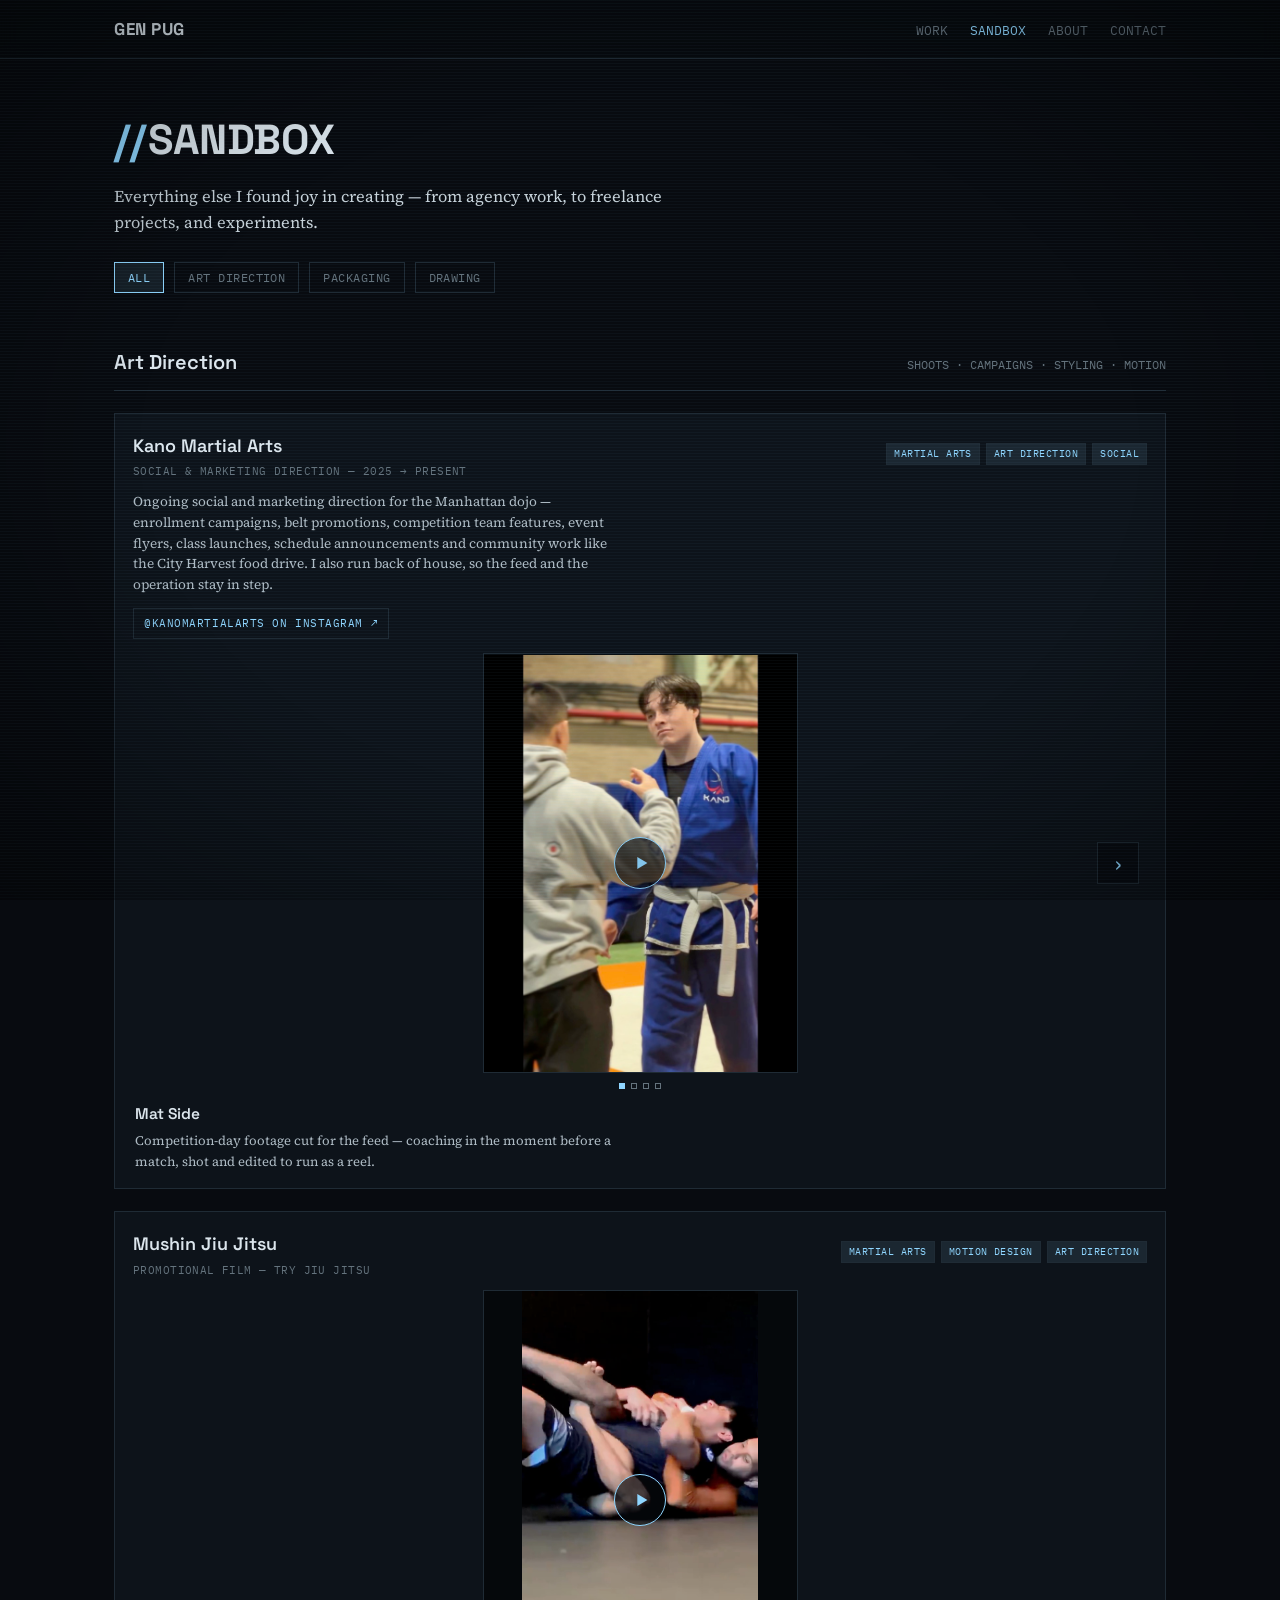
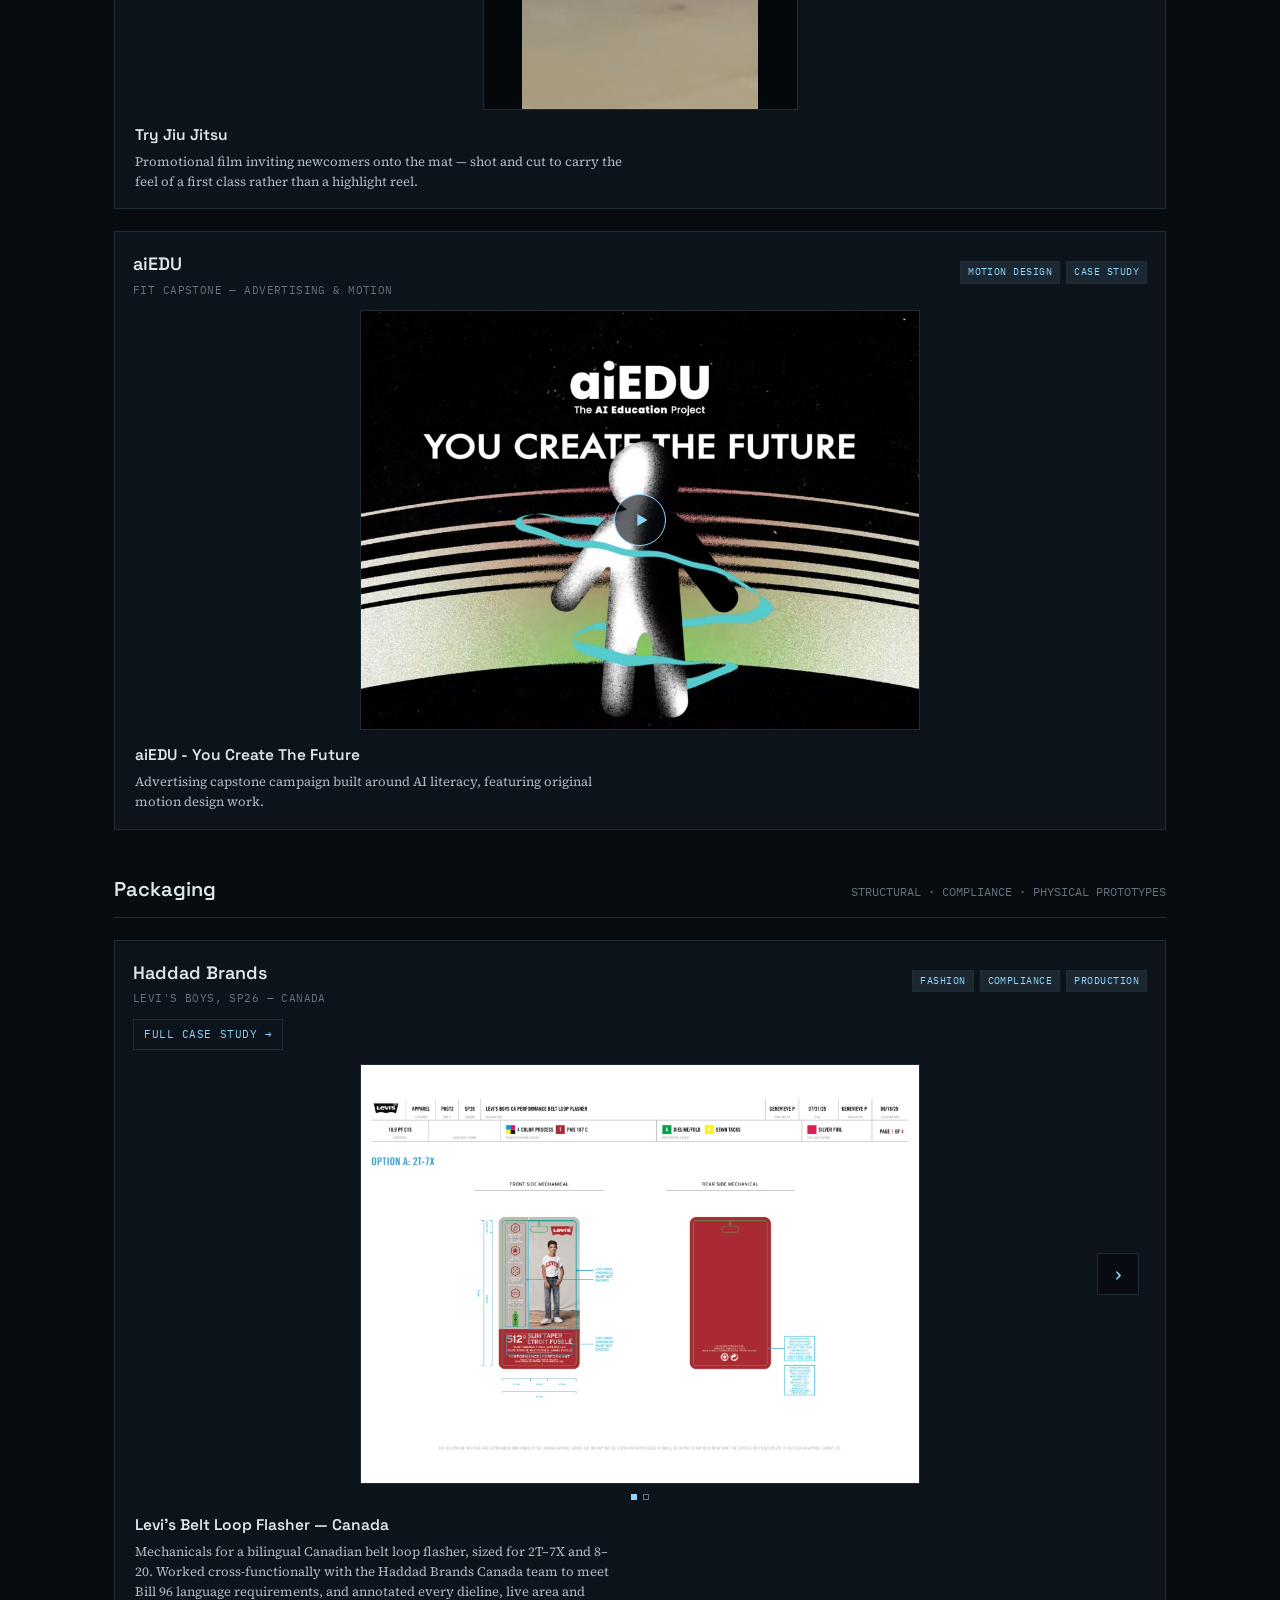
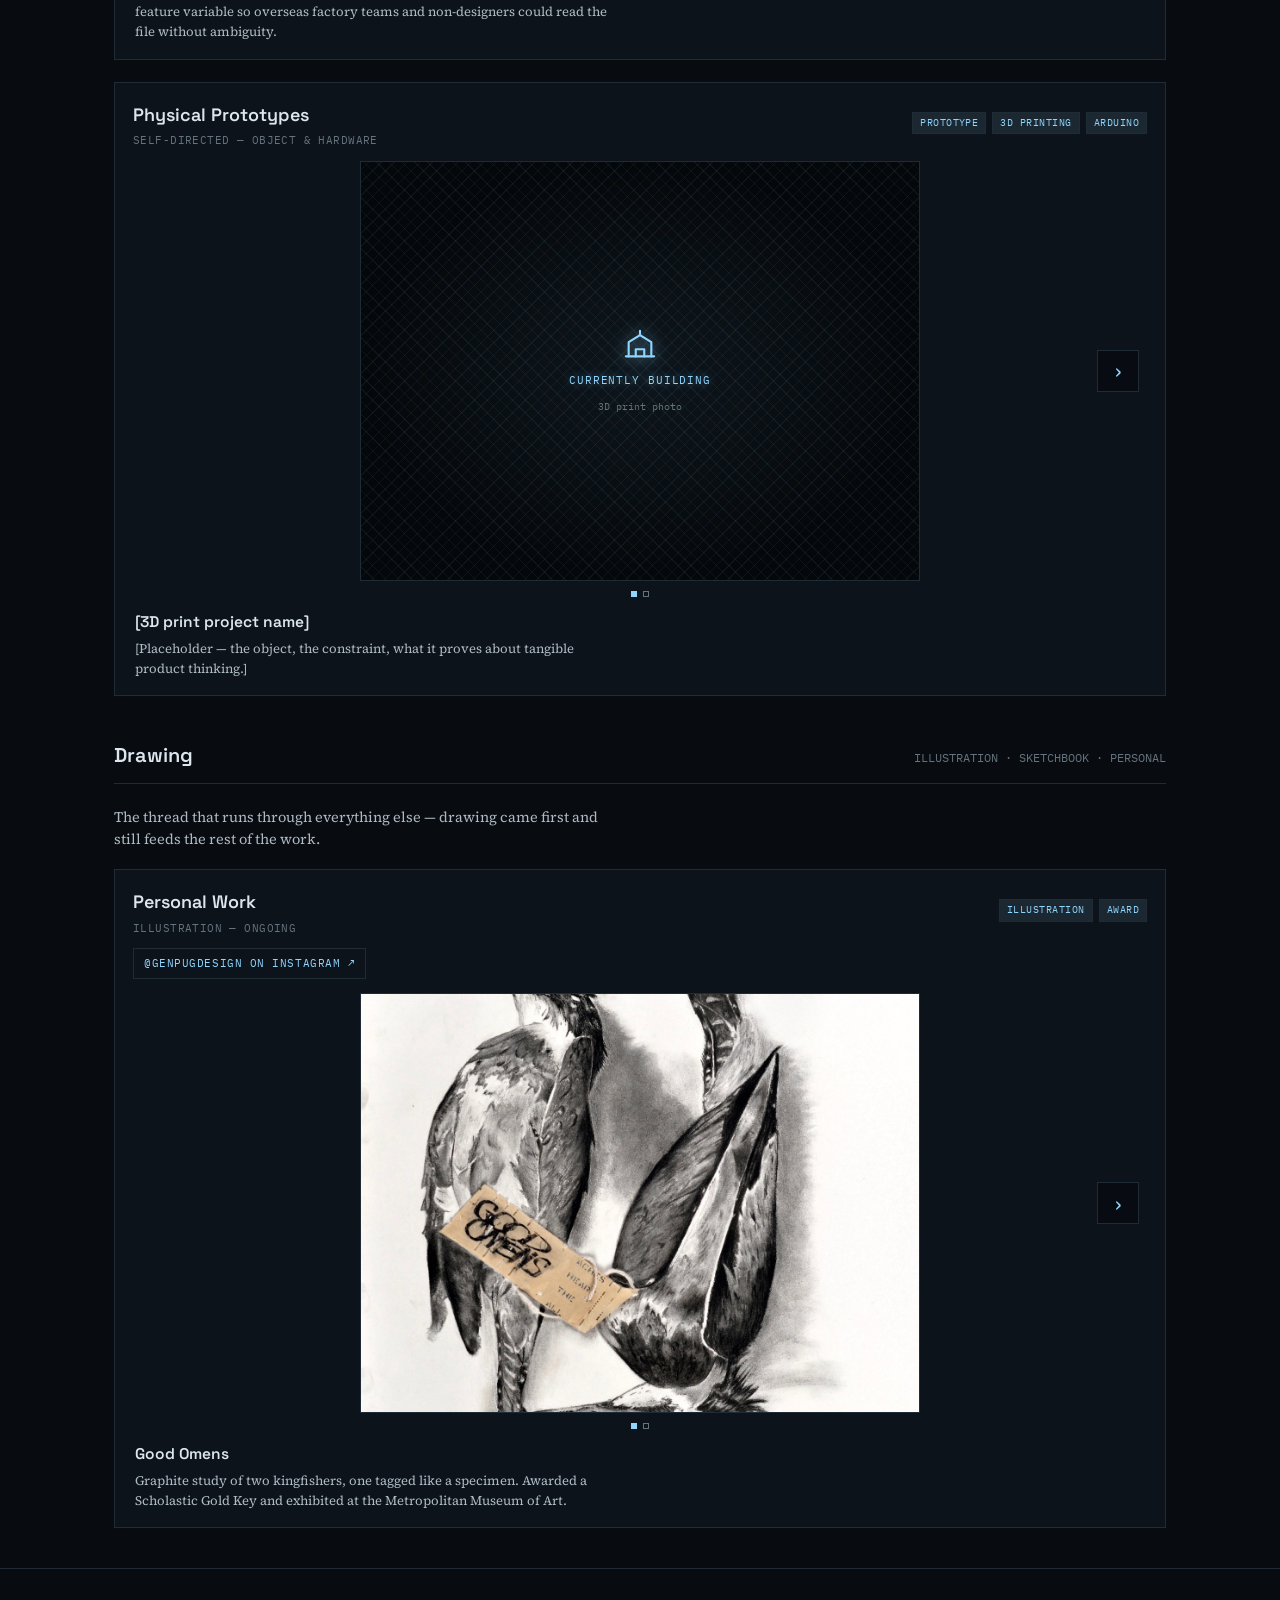
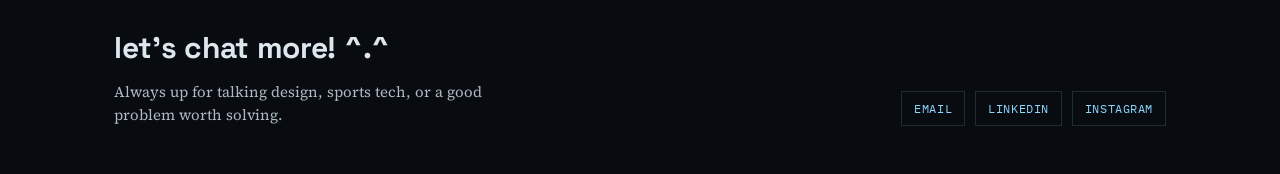
<file: sandbox.html>
<!DOCTYPE html>
<html lang="en">
<head>
<meta charset="UTF-8">
<meta name="viewport" content="width=device-width, initial-scale=1.0, viewport-fit=cover">
<title>Sandbox — Genevieve Puglissi</title>
  <meta name="description" content="Everything else I found joy in creating — from agency work, to freelance projects, and experiments.">
  <link rel="canonical" href="https://www.gen-pug.com/sandbox.html">
  <meta property="og:type" content="website">
  <meta property="og:site_name" content="Genevieve Puglissi">
  <meta property="og:title" content="Sandbox — Genevieve Puglissi">
  <meta property="og:description" content="Everything else I found joy in creating — from agency work, to freelance projects, and experiments.">
  <meta property="og:url" content="https://www.gen-pug.com/sandbox.html">
  <meta property="og:image" content="https://www.gen-pug.com/assets/social/og-cover.png">
  <meta property="og:image:width" content="1200">
  <meta property="og:image:height" content="630">
  <meta property="og:image:alt" content="Genevieve Puglissi — Multifaceted Designer and Researcher">
  <meta name="twitter:card" content="summary_large_image">
  <meta name="twitter:title" content="Sandbox — Genevieve Puglissi">
  <meta name="twitter:description" content="Everything else I found joy in creating — from agency work, to freelance projects, and experiments.">
  <meta name="twitter:image" content="https://www.gen-pug.com/assets/social/og-cover.png">
  <link rel="icon" href="favicon.svg" type="image/svg+xml">
  <link rel="icon" href="favicon-32.png" sizes="32x32" type="image/png">
  <link rel="icon" href="favicon-16.png" sizes="16x16" type="image/png">
  <link rel="apple-touch-icon" href="apple-touch-icon.png">
<link rel="preconnect" href="https://fonts.googleapis.com">
<link href="https://fonts.googleapis.com/css2?family=Space+Grotesk:wght@500;600;700&family=IBM+Plex+Mono:wght@400;500&family=Source+Serif+4:ital,opsz,wght@0,8..60,400;1,8..60,500;0,8..60,600&display=swap" rel="stylesheet">
<style>
  :root {
    --bg: #080B10; --bg-panel: #0D131A; --ink: #DCE6ED; --accent: #8FD6FF;
    --accent-soft: rgba(143,214,255,0.10); --line: #1F2B35; --muted: #64737D;
  }
  * { margin: 0; padding: 0; box-sizing: border-box; }
  html { background: var(--bg); scroll-behavior: smooth; scroll-padding-top: 90px; }
  @media (prefers-reduced-motion: reduce) { html { scroll-behavior: auto; } }
  body { background: var(--bg); color: var(--ink); font-family: 'Source Serif 4', serif; line-height: 1.55; -webkit-font-smoothing: antialiased; overflow-x: hidden; }
  img { max-width: 100%; }
  .crt { position: fixed; inset: 0; pointer-events: none; z-index: 50; }
  .crt::before { content: ""; position: absolute; inset: 0; background: repeating-linear-gradient(180deg, rgba(143,214,255,0.035) 0px, rgba(143,214,255,0.035) 1px, transparent 1px, transparent 3px); }
  .crt::after { content: ""; position: absolute; inset: 0; background: radial-gradient(ellipse at center, transparent 55%, rgba(0,0,0,0.55) 120%); }
  .mono { font-family: 'IBM Plex Mono', monospace; }
  .wrap { max-width: 1080px; margin: 0 auto; padding: 0 32px; }

  nav { position: sticky; top: 0; z-index: 40; border-bottom: 1px solid var(--line); padding: 16px 0; background: rgba(8,11,16,0.82); -webkit-backdrop-filter: blur(10px); backdrop-filter: blur(10px); }
  nav .wrap { display: flex; justify-content: space-between; align-items: baseline; gap: 16px; flex-wrap: nowrap; }
  .nav-name { font-family: 'Space Grotesk', sans-serif; font-weight: 700; font-size: 17px; letter-spacing: 0.03em; text-decoration: none; color: var(--ink); }
  .nav-links { display: flex; gap: 22px; flex-shrink: 0; white-space: nowrap; font-size: 13px; font-family: 'IBM Plex Mono', monospace; color: var(--muted); }
  .nav-links a { color: var(--muted); text-decoration: none; }
  .nav-links a:hover, .nav-links a.on { color: var(--accent); }

  header.page-head { padding: 48px 0 12px; }
  .page-kicker { font-family: 'IBM Plex Mono', monospace; font-size: 12.5px; color: var(--accent); letter-spacing: 0.06em; margin-bottom: 14px; }
  h1 { font-family: 'Space Grotesk', sans-serif; font-weight: 700; font-size: 42px; letter-spacing: -0.01em; margin-bottom: 12px; }
  .h1-slash { color: var(--accent); margin-right: 3px; }
  .page-intro { font-size: 16.5px; color: #C7D2D9; max-width: 62ch; }

  .filter-bar { display: flex; flex-wrap: wrap; gap: 10px; padding: 26px 0 8px; }
  .chip { font-family: 'IBM Plex Mono', monospace; font-size: 11.5px; letter-spacing: 0.04em; color: var(--muted); background: none; border: 1px solid var(--line); padding: 7px 13px; cursor: pointer; transition: transform 0.15s ease, color 0.15s ease, border-color 0.15s ease; }
  .chip:hover { color: var(--accent); border-color: var(--accent); transform: translateY(-2px); }
  .chip.on { color: var(--accent); border-color: var(--accent); background: var(--accent-soft); }

  .group { padding: 34px 0 10px; }
  .group-head { display: flex; justify-content: space-between; align-items: baseline; gap: 16px; border-bottom: 1px solid var(--line); padding-bottom: 12px; margin-bottom: 22px; flex-wrap: wrap; }
  .group-name { font-family: 'Space Grotesk', sans-serif; font-weight: 600; font-size: 20px; }
  .group-meta { font-family: 'IBM Plex Mono', monospace; font-size: 11.5px; color: var(--muted); }
  .group-note { font-size: 14.5px; color: #AEBBC4; max-width: 64ch; margin-bottom: 18px; }
  .ext-link { display: inline-block; margin-bottom: 20px; font-family: 'IBM Plex Mono', monospace; font-size: 11.5px; letter-spacing: 0.05em; color: var(--accent); text-decoration: none; border: 1px solid var(--line); padding: 6px 11px; }
  .ext-link:hover { border-color: var(--accent); background: var(--accent-soft); }

  .corner.tl { top: -1px; left: -1px; border-right: none; border-bottom: none; }
  .corner.br { bottom: -1px; right: -1px; border-left: none; border-top: none; }
  .slide-media .tile-play { position: absolute; top: 50%; left: 50%; transform: translate(-50%, -50%); width: 52px; height: 52px; border-radius: 50%; border: 1px solid var(--accent); background: rgba(8,11,16,0.62); color: var(--accent); display: flex; align-items: center; justify-content: center; transition: background 0.2s ease, transform 0.2s ease; }
  .slide-media .tile-play svg { width: 22px; height: 22px; margin-left: 2px; }
  .slide:hover .slide-media .tile-play { background: rgba(143,214,255,0.2); transform: translate(-50%, -50%) scale(1.08); }
  .slide-media .hatch { position: absolute; inset: 0; background-image: repeating-linear-gradient(45deg, rgba(143,214,255,0.06) 0, rgba(143,214,255,0.06) 1px, transparent 1px, transparent 9px), repeating-linear-gradient(-45deg, rgba(143,214,255,0.06) 0, rgba(143,214,255,0.06) 1px, transparent 1px, transparent 9px); }
  .t-title { font-family: 'Space Grotesk', sans-serif; font-weight: 600; font-size: 16.5px; }
  .t-org { font-family: 'IBM Plex Mono', monospace; font-size: 10.5px; color: var(--muted); margin: 4px 0 8px; letter-spacing: 0.03em; }
  .t-desc { font-size: 13.5px; color: #AEBBC4; }
  .badges { display: flex; flex-wrap: wrap; gap: 6px; margin-top: 11px; min-width: 0; }
  .badge { font-family: 'IBM Plex Mono', monospace; font-size: 9.5px; letter-spacing: 0.05em; color: var(--accent); border: 1px solid var(--line); background: var(--accent-soft); padding: 3px 7px; white-space: nowrap; }


  /* Brand cards — one card per company, its work on a carousel */
  .card-stack { display: grid; gap: 22px; }
  .brand-card { border: 1px solid var(--line); background: var(--bg-panel); padding: 18px 18px 14px; }
  .card-head { display: flex; justify-content: space-between; align-items: flex-start; gap: 14px; flex-wrap: wrap; margin-bottom: 12px; min-width: 0; }
  .card-head > * { min-width: 0; }
  .brand-card { min-width: 0; }
  .c-brand, .c-meta { overflow-wrap: anywhere; }
  .c-brand { font-family: 'Space Grotesk', sans-serif; font-weight: 600; font-size: 18px; }
  .c-meta { font-family: 'IBM Plex Mono', monospace; font-size: 10.5px; color: var(--muted); margin-top: 4px; letter-spacing: 0.04em; }
  .card-note { font-size: 13.5px; color: #AEBBC4; max-width: 70ch; margin-bottom: 12px; }
  .card-link { display: inline-block; margin-bottom: 14px; font-family: 'IBM Plex Mono', monospace; font-size: 11px; letter-spacing: 0.05em; color: var(--accent); text-decoration: none; border: 1px solid var(--line); padding: 6px 10px; }
  .card-link:hover { border-color: var(--accent); background: var(--accent-soft); }

  .carousel { position: relative; }
  .car-track { display: flex; gap: 14px; overflow-x: auto; scroll-snap-type: x mandatory; scroll-behavior: smooth; -ms-overflow-style: none; scrollbar-width: none; }
  .car-track::-webkit-scrollbar { display: none; }
  .slide { flex: 0 0 100%; scroll-snap-align: start; display: block; width: 100%; text-align: left; font: inherit; color: inherit; background: none; border: 0; padding: 0; cursor: pointer; }
  .slide:focus-visible { outline: 2px solid var(--accent); outline-offset: 3px; }
  .slide-media { aspect-ratio: 4/3; max-height: 340px; margin: 0 auto; overflow: hidden; background: #05080B; position: relative; border: 1px solid var(--line); }
  .slide-media img { width: 100%; height: 100%; object-fit: cover; display: block; }
  .slide-media.contain img { object-fit: contain; background: #fff; }
  .slide-media.fit-dark { background: #05080B; }
  .slide-media.fit-dark img { object-fit: contain; background: #05080B; }
  /* portrait clips get a frame the same shape as the footage, centred */
  .slide.portrait .slide-media { aspect-ratio: 3/4; max-width: 340px; margin: 0 auto; }
  .slide:hover .slide-media { border-color: var(--accent); }
  /* one caption under the carousel, updating as you page - like a post */
  .car-caption { padding: 13px 2px 2px; min-height: 62px; }
  .cap-title { font-family: 'Space Grotesk', sans-serif; font-weight: 600; font-size: 15.5px; }
  .cap-desc { font-size: 13px; color: #AEBBC4; margin-top: 5px; max-width: 70ch; }

  .car-nav { position: absolute; top: 0; height: 0; padding-bottom: 0; transform: none; width: 42px; display: flex; align-items: center; justify-content: center; border: 1px solid var(--line); background: rgba(8,11,16,0.82); color: var(--accent); font-family: 'IBM Plex Mono', monospace; font-size: 20px; cursor: pointer; z-index: 3; transition: border-color 0.18s ease, background 0.18s ease; }
  .car-nav:hover { border-color: var(--accent); background: var(--accent-soft); }
  .car-nav[hidden] { display: none; }
  .car-prev { left: 8px; }
  .car-next { right: 8px; }
  .car-dots { display: flex; gap: 6px; justify-content: center; margin-top: 10px; }
  .car-dots span { width: 6px; height: 6px; border: 1px solid var(--muted); background: transparent; }
  .car-dots span.on { background: var(--accent); border-color: var(--accent); }
  .car-dots:empty { display: none; }


  @media (min-width: 900px) {
    .slide-media { max-height: 420px; }
  }
  @media (max-width: 480px) {
    .slide-media { max-height: 260px; }
  }


  @media (max-width: 360px) {
    .brand-card { padding: 14px 12px 12px; }
    .badge { white-space: normal; }
    .card-head { gap: 8px; }
  }

  .lb-stage .lb-video.native { width: auto; height: 100%; aspect-ratio: auto; display: flex; align-items: center; justify-content: center; }
  .lb-stage .lb-video.native video { max-width: 100%; max-height: 100%; width: auto; height: auto; display: block; background: #000; border: 1px solid var(--line); }

  /* Currently-building empty state */
  .building { position: absolute; inset: 0; display: flex; flex-direction: column; align-items: center; justify-content: center; gap: 10px; text-align: center; padding: 16px; background: radial-gradient(ellipse at center, rgba(143,214,255,0.07), transparent 70%); }
  .building svg { width: 34px; height: 34px; filter: drop-shadow(0 0 8px rgba(143,214,255,0.65)); animation: buildpulse 2.6s ease-in-out infinite; }
  .building .bt { font-family: 'IBM Plex Mono', monospace; font-size: 11px; letter-spacing: 0.08em; color: var(--accent); text-shadow: 0 0 10px rgba(143,214,255,0.5); }
  .building .bs { font-family: 'IBM Plex Mono', monospace; font-size: 10px; color: var(--muted); max-width: 30ch; line-height: 1.5; }
  @keyframes buildpulse { 0%, 100% { opacity: 0.75; transform: translateY(0); } 50% { opacity: 1; transform: translateY(-2px); } }
  @media (prefers-reduced-motion: reduce) { .building svg { animation: none; } }

  /* Lightbox */
  .lb { position: fixed; inset: 0; z-index: 90; display: none; background: rgba(4,6,10,0.94); -webkit-backdrop-filter: blur(6px); backdrop-filter: blur(6px); }
  .lb.open { display: flex; flex-direction: column; height: 100%; }
  /* height:0 + flex-basis:0 gives the stage a definite height, so the percentage
     heights below actually resolve and the image scales instead of overflowing */
  .lb-stage { position: relative; flex: 1 1 0; height: 0; min-height: 0; display: flex; align-items: center; justify-content: center; padding: 48px 72px 12px; overflow: hidden; }
  .lb-stage #lbMedia { width: 100%; height: 100%; display: flex; align-items: center; justify-content: center; min-height: 0; }
  .lb-stage .lb-video { width: min(100%, 1100px); aspect-ratio: 16/9; max-height: 100%; }
  .lb-stage .lb-video iframe { width: 100%; height: 100%; border: 0; display: block; background: #000; }
  .lb-stage img { max-width: 100%; max-height: 100%; width: auto; height: auto; object-fit: contain; display: block; border: 1px solid var(--line); background: #05080B; }
  .lb-panel { flex: 0 0 auto; }
  .lb-stage .lb-empty { display: flex; flex-direction: column; align-items: center; justify-content: center; gap: 12px; border: 1px dashed var(--line); background: var(--bg-panel); padding: 70px 50px; }
  .lb-stage .lb-empty svg { width: 42px; height: 42px; filter: drop-shadow(0 0 8px rgba(143,214,255,0.65)); }
  .lb-stage .lb-empty .bt { font-family: 'IBM Plex Mono', monospace; font-size: 12px; letter-spacing: 0.08em; color: var(--accent); }
  .lb-panel { border-top: 1px solid var(--line); background: rgba(8,11,16,0.92); padding: 18px 28px 26px; }
  .lb-panel .inner { max-width: 1080px; margin: 0 auto; display: flex; justify-content: space-between; align-items: flex-end; gap: 24px; flex-wrap: wrap; }
  .lb-title { font-family: 'Space Grotesk', sans-serif; font-weight: 600; font-size: 20px; }
  .lb-org { font-family: 'IBM Plex Mono', monospace; font-size: 10.5px; color: var(--muted); margin: 4px 0 8px; letter-spacing: 0.04em; }
  .lb-desc { font-size: 14.5px; color: #C7D2D9; max-width: 68ch; }
  .lb-count { font-family: 'IBM Plex Mono', monospace; font-size: 11px; color: var(--muted); white-space: nowrap; }
  .lb-nav { position: absolute; top: 50%; transform: translateY(-50%); width: 46px; height: 46px; display: flex; align-items: center; justify-content: center; border: 1px solid var(--line); background: rgba(8,11,16,0.75); color: var(--accent); font-family: 'IBM Plex Mono', monospace; font-size: 20px; cursor: pointer; transition: border-color 0.18s ease, background 0.18s ease; }
  .lb-nav:hover { border-color: var(--accent); background: var(--accent-soft); }
  .lb-prev { left: 14px; }
  .lb-next { right: 14px; }
  .lb-close { position: absolute; top: 12px; right: 14px; width: 40px; height: 40px; display: flex; align-items: center; justify-content: center; border: 1px solid var(--line); background: rgba(8,11,16,0.75); color: var(--ink); font-family: 'IBM Plex Mono', monospace; font-size: 17px; cursor: pointer; z-index: 3; }
  .lb-close:hover { border-color: var(--accent); color: var(--accent); }
  body.lb-lock { overflow: hidden; }

  footer#contact { border-top: 1px solid var(--line); margin-top: 30px; padding: 56px 0 64px; }
  footer#contact .footer-inner { display: flex; justify-content: space-between; align-items: flex-end; gap: 28px; flex-wrap: wrap; }
  .footer-cta { font-family: 'Space Grotesk', sans-serif; font-weight: 700; font-size: 30px; color: var(--ink); letter-spacing: -0.01em; }
  .footer-sub { font-size: 15px; color: #AEBBC4; margin-top: 8px; max-width: 46ch; }
  .footer-links { display: flex; gap: 10px; flex-wrap: wrap; }
  .footer-links a { font-family: 'IBM Plex Mono', monospace; font-size: 11.5px; letter-spacing: 0.05em; color: var(--accent); text-decoration: none; border: 1px solid var(--line); padding: 8px 12px; }
  .footer-links a:hover { border-color: var(--accent); background: var(--accent-soft); }

  @media (max-width: 760px) {
    .wrap { padding: 0 20px; }
    h1 { font-size: 32px; }
    .lb-stage { padding: 44px 16px 10px; }
    .lb-nav { width: 38px; height: 38px; font-size: 17px; }
    .lb-prev { left: 6px; }
    .lb-next { right: 6px; }
    .lb-panel { padding: 14px 18px 22px; }
    .lb-title { font-size: 17px; }
    .lb-desc { font-size: 13.5px; }
  }
  @media (max-width: 400px) {
    .wrap { padding: 0 14px; }
    nav { padding: 12px 0; }
    .nav-name { font-size: 14px; }
    .nav-links { gap: 13px; font-size: 11px; }
    h1 { font-size: 26px; }
    .page-intro { font-size: 15px; }
    .group-name { font-size: 17px; }
    .chip { font-size: 10.5px; padding: 6px 10px; }
  }

  /* Mobile hardening — smallest iOS & Android screens */
  body { -webkit-text-size-adjust: 100%; overflow-wrap: break-word; }
  img, svg, video { max-width: 100%; height: auto; }
  a, button { overflow-wrap: break-word; }
  @supports (padding: max(0px)) {
    .wrap { padding-left: max(14px, env(safe-area-inset-left)); padding-right: max(14px, env(safe-area-inset-right)); }
    footer#contact { padding-bottom: max(48px, calc(env(safe-area-inset-bottom) + 32px)); }
  }
  @media (max-width: 340px) {
    .wrap { padding-left: 12px; padding-right: 12px; }
    h1 { font-size: 23px; }
    .nav-links { gap: 10px; font-size: 10px; }
    .nav-name { font-size: 12.5px; }
    .footer-cta { font-size: 20px; }
    .footer-links a { font-size: 10.5px; padding: 7px 9px; }
  }
</style>
</head>
<body>

<div class="crt"></div>

<nav>
  <div class="wrap">
    <a class="nav-name" href="index.html">GEN PUG</a>
    <div class="nav-links">
      <a href="index.html#work">WORK</a>
      <a href="sandbox.html" class="on">SANDBOX</a>
      <a href="index.html#about">ABOUT</a>
      <a href="#contact">CONTACT</a>
    </div>
  </div>
</nav>

<header class="page-head">
  <div class="wrap">
    <h1><span class="h1-slash">//</span>SANDBOX</h1>
    <p class="page-intro">Everything else I found joy in creating — from agency work, to freelance projects, and experiments.</p>
    <div class="filter-bar" id="filters">
      <button class="chip on" data-filter="all">ALL</button>
      <button class="chip" data-filter="art">ART DIRECTION</button>
      <button class="chip" data-filter="packaging">PACKAGING</button>
      <button class="chip" data-filter="drawing">DRAWING</button>
    </div>
  </div>
</header>

<section class="group" data-cat="art">
  <div class="wrap">
    <div class="group-head">
      <div class="group-name">Art Direction</div>
      <div class="group-meta">SHOOTS · CAMPAIGNS · STYLING · MOTION</div>
    </div>
    <div class="card-stack">
    <article class="brand-card">
      <div class="card-head">
        <div><div class="c-brand">Kano Martial Arts</div><div class="c-meta">SOCIAL &amp; MARKETING DIRECTION — 2025 &rarr; PRESENT</div></div>
        <div class="badges"><span class="badge">MARTIAL ARTS</span><span class="badge">ART DIRECTION</span><span class="badge">SOCIAL</span></div>
      </div>
      <p class="card-note">Ongoing social and marketing direction for the Manhattan dojo — enrollment campaigns, belt promotions, competition team features, event flyers, class launches, schedule announcements and community work like the City Harvest food drive. I also run back of house, so the feed and the operation stay in step.</p>
      <a class="card-link" href="https://www.instagram.com/kanomartialarts/" target="_blank" rel="noopener">@KANOMARTIALARTS ON INSTAGRAM ↗</a>
      <div class="carousel">
        <button class="car-nav car-prev" type="button" aria-label="Previous item">‹</button>
        <div class="car-track">
        <button class="slide portrait" type="button" data-video="assets/kano/kano-reel.mp4" data-poster="assets/kano/kano-video-poster.jpg" data-title="Mat Side" data-desc="Competition-day footage cut for the feed — coaching in the moment before a match, shot and edited to run as a reel.">
          <div class="slide-media fit-dark"><img src="assets/kano/kano-video-poster.jpg" alt="A Kano Martial Arts competitor in a blue gi being coached mat-side before a match" loading="lazy"><span class="tile-play" aria-hidden="true"><svg viewBox="0 0 24 24" fill="currentColor"><path d="M8 5.5v13l11-6.5z"/></svg></span></div>
        </button>
        <button class="slide" type="button" data-full="assets/kano/kano-kids-2026.jpg" data-title="Kano Kids 2026–27" data-desc="Registration poster for the fall kids judo season.">
          <div class="slide-media"><img src="assets/kano/kano-kids-2026.jpg" alt="Kano Kids 2026–2027 poster: judo kids classes are back September 15th" loading="lazy"></div>
        </button>
<button class="slide" type="button" data-full="assets/kano/get-your-grips.jpg" data-title="Get Your Grips" data-desc="High-contrast mat photography with a single red accent.">
          <div class="slide-media"><img src="assets/kano/get-your-grips.jpg" alt="Get your grips, control the chaos: black-and-white judo poster with red grip detail" loading="lazy"></div>
        </button>
<button class="slide" type="button" data-full="assets/kano/kano-storefront-sign.jpg" data-title="Storefront Sign" data-desc="Window signage for the Manhattan dojo at 149 W 27th St.">
          <div class="slide-media"><img src="assets/kano/kano-storefront-sign.jpg" alt="Kano Martial Arts storefront window sign at 149 W 27th St" loading="lazy"></div>
        </button>
</div>
        <button class="car-nav car-next" type="button" aria-label="Next item">›</button>
        <div class="car-dots" aria-hidden="true"></div>
      </div>
      <div class="car-caption"><div class="cap-title"></div><p class="cap-desc"></p></div>
    </article>
    <article class="brand-card">
      <div class="card-head">
        <div><div class="c-brand">Mushin Jiu Jitsu</div><div class="c-meta">PROMOTIONAL FILM — TRY JIU JITSU</div></div>
        <div class="badges"><span class="badge">MARTIAL ARTS</span><span class="badge">MOTION DESIGN</span><span class="badge">ART DIRECTION</span></div>
      </div>
      <div class="carousel">
        <button class="car-nav car-prev" type="button" aria-label="Previous item">‹</button>
        <div class="car-track">
        <button class="slide portrait" type="button" data-video="assets/mushin/mushin-try-jiujitsu.mp4" data-poster="assets/mushin/mushin-poster.jpg" data-title="Try Jiu Jitsu" data-desc="Promotional film inviting newcomers onto the mat — shot and cut to carry the feel of a first class rather than a highlight reel.">
          <div class="slide-media fit-dark"><img src="assets/mushin/mushin-poster.jpg" alt="Mushin Jiu Jitsu promotional film, opening frame" loading="lazy"><span class="tile-play" aria-hidden="true"><svg viewBox="0 0 24 24" fill="currentColor"><path d="M8 5.5v13l11-6.5z"/></svg></span></div>
        </button>
</div>
        <button class="car-nav car-next" type="button" aria-label="Next item">›</button>
        <div class="car-dots" aria-hidden="true"></div>
      </div>
      <div class="car-caption"><div class="cap-title"></div><p class="cap-desc"></p></div>
    </article>
    <article class="brand-card">
      <div class="card-head">
        <div><div class="c-brand">aiEDU</div><div class="c-meta">FIT CAPSTONE — ADVERTISING &amp; MOTION</div></div>
        <div class="badges"><span class="badge">MOTION DESIGN</span><span class="badge">CASE STUDY</span></div>
      </div>
      <div class="carousel">
        <button class="car-nav car-prev" type="button" aria-label="Previous item">‹</button>
        <div class="car-track">
        <button class="slide" type="button" data-vimeo="944954743" data-title="aiEDU - You Create The Future" data-desc="Advertising capstone campaign built around AI literacy, featuring original motion design work.">
          <div class="slide-media"><img src="assets/video/aiedu-poster.jpg" alt="aiEDU - You Create The Future campaign film, opening frame" loading="lazy"><span class="tile-play" aria-hidden="true"><svg viewBox="0 0 24 24" fill="currentColor"><path d="M8 5.5v13l11-6.5z"/></svg></span></div>
        </button>
</div>
        <button class="car-nav car-next" type="button" aria-label="Next item">›</button>
        <div class="car-dots" aria-hidden="true"></div>
      </div>
      <div class="car-caption"><div class="cap-title"></div><p class="cap-desc"></p></div>
    </article>
    </div>
  </div>
</section>

<section class="group" data-cat="packaging">
  <div class="wrap">
    <div class="group-head">
      <div class="group-name">Packaging</div>
      <div class="group-meta">STRUCTURAL · COMPLIANCE · PHYSICAL PROTOTYPES</div>
    </div>
    <div class="card-stack">
    <article class="brand-card">
      <div class="card-head">
        <div><div class="c-brand">Haddad Brands</div><div class="c-meta">LEVI'S BOYS, SP26 — CANADA</div></div>
        <div class="badges"><span class="badge">FASHION</span><span class="badge">COMPLIANCE</span><span class="badge">PRODUCTION</span></div>
      </div>
      <a class="card-link" href="haddad-case-study.html">FULL CASE STUDY →</a>
      <div class="carousel">
        <button class="car-nav car-prev" type="button" aria-label="Previous item">‹</button>
        <div class="car-track">
        <button class="slide" type="button" data-full="assets/haddad/beltloop-flasher-p1.jpg" data-title="Levi's Belt Loop Flasher — Canada" data-desc="Mechanicals for a bilingual Canadian belt loop flasher, sized for 2T–7X and 8–20. Worked cross-functionally with the Haddad Brands Canada team to meet Bill 96 language requirements, and annotated every dieline, live area and feature variable so overseas factory teams and non-designers could read the file without ambiguity.">
          <div class="slide-media contain"><img src="assets/haddad/beltloop-flasher-p1.jpg" alt="Levi's boys Canada belt loop flasher mechanical: front and rear dielines with live-area callouts and bilingual copy" loading="lazy"></div>
        </button>
<button class="slide" type="button" data-full="assets/haddad/beltloop-flasher-p3.jpg" data-title="Feature Variable Matrix" data-desc="Sixteen icon combinations — moisture wicking, stretch, adjustable waistband, all-seasons tech — each drawn for both size options in English and French, so the factory could pull the right variant without interpreting the design.">
          <div class="slide-media contain"><img src="assets/haddad/beltloop-flasher-p3.jpg" alt="Feature variable matrix: sixteen icon combinations specced for both size options" loading="lazy"></div>
        </button>
</div>
        <button class="car-nav car-next" type="button" aria-label="Next item">›</button>
        <div class="car-dots" aria-hidden="true"></div>
      </div>
      <div class="car-caption"><div class="cap-title"></div><p class="cap-desc"></p></div>
    </article>
    <article class="brand-card">
      <div class="card-head">
        <div><div class="c-brand">Physical Prototypes</div><div class="c-meta">SELF-DIRECTED — OBJECT &amp; HARDWARE</div></div>
        <div class="badges"><span class="badge">PROTOTYPE</span><span class="badge">3D PRINTING</span><span class="badge">ARDUINO</span></div>
      </div>
      <div class="carousel">
        <button class="car-nav car-prev" type="button" aria-label="Previous item">‹</button>
        <div class="car-track">
        <button class="slide" type="button" data-title="[3D print project name]" data-desc="[Placeholder — the object, the constraint, what it proves about tangible product thinking.]">
          <div class="slide-media"><div class="hatch"></div><div class="building"><svg viewBox="0 0 24 24" fill="none" stroke="#8FD6FF" stroke-width="1.5" stroke-linecap="round" stroke-linejoin="round" aria-hidden="true"><path d="M2 20h20"/><path d="M4 20V10l8-5 8 5v10"/><path d="M9 20v-5h6v5"/><path d="M12 5V2"/></svg><div class="bt">CURRENTLY BUILDING</div><div class="bs">3D print photo</div></div></div>
        </button>
<button class="slide" type="button" data-title="[Arduino project name]" data-desc="[Placeholder — what it does, and what it shows about your hardware and software thinking.]">
          <div class="slide-media"><div class="hatch"></div><div class="building"><svg viewBox="0 0 24 24" fill="none" stroke="#8FD6FF" stroke-width="1.5" stroke-linecap="round" stroke-linejoin="round" aria-hidden="true"><path d="M2 20h20"/><path d="M4 20V10l8-5 8 5v10"/><path d="M9 20v-5h6v5"/><path d="M12 5V2"/></svg><div class="bt">CURRENTLY BUILDING</div><div class="bs">Arduino build photo</div></div></div>
        </button>
</div>
        <button class="car-nav car-next" type="button" aria-label="Next item">›</button>
        <div class="car-dots" aria-hidden="true"></div>
      </div>
      <div class="car-caption"><div class="cap-title"></div><p class="cap-desc"></p></div>
    </article>
    </div>
  </div>
</section>

<section class="group" data-cat="drawing">
  <div class="wrap">
    <div class="group-head">
      <div class="group-name">Drawing</div>
      <div class="group-meta">ILLUSTRATION · SKETCHBOOK · PERSONAL</div>
    </div>
    <p class="group-note">The thread that runs through everything else — drawing came first and still feeds the rest of the work.</p>
    <div class="card-stack">
    <article class="brand-card">
      <div class="card-head">
        <div><div class="c-brand">Personal Work</div><div class="c-meta">ILLUSTRATION — ONGOING</div></div>
        <div class="badges"><span class="badge">ILLUSTRATION</span><span class="badge">AWARD</span></div>
      </div>
      <a class="card-link" href="https://www.instagram.com/genpugdesign" target="_blank" rel="noopener">@GENPUGDESIGN ON INSTAGRAM ↗</a>
      <div class="carousel">
        <button class="car-nav car-prev" type="button" aria-label="Previous item">‹</button>
        <div class="car-track">
        <button class="slide" type="button" data-full="assets/playground/good-omens-gold-key.jpg" data-title="Good Omens" data-desc="Graphite study of two kingfishers, one tagged like a specimen. Awarded a Scholastic Gold Key and exhibited at the Metropolitan Museum of Art.">
          <div class="slide-media"><img src="assets/playground/good-omens-gold-key.jpg" alt="Good Omens: graphite drawing of two kingfishers, one tagged, rendered in fine detail" loading="lazy"></div>
        </button>
<button class="slide" type="button" data-title="[Sketchbook series]" data-desc="[Placeholder — what you draw when nobody's briefing you.]">
          <div class="slide-media"><div class="hatch"></div><div class="building"><svg viewBox="0 0 24 24" fill="none" stroke="#8FD6FF" stroke-width="1.5" stroke-linecap="round" stroke-linejoin="round" aria-hidden="true"><path d="M2 20h20"/><path d="M4 20V10l8-5 8 5v10"/><path d="M9 20v-5h6v5"/><path d="M12 5V2"/></svg><div class="bt">CURRENTLY BUILDING</div><div class="bs">sketchbook spread</div></div></div>
        </button>
</div>
        <button class="car-nav car-next" type="button" aria-label="Next item">›</button>
        <div class="car-dots" aria-hidden="true"></div>
      </div>
      <div class="car-caption"><div class="cap-title"></div><p class="cap-desc"></p></div>
    </article>
    </div>
  </div>
</section>

<footer id="contact">
  <div class="wrap footer-inner">
    <div>
      <div class="footer-cta">let's chat more! ^.^</div>
      <div class="footer-sub">Always up for talking design, sports tech, or a good problem worth solving.</div>
    </div>
    <div class="footer-links">
      <a href="mailto:genpugdesign@gmail.com">EMAIL</a>
      <a href="https://www.linkedin.com/in/gen-pug/" target="_blank" rel="noopener">LINKEDIN</a>
      <a href="https://www.instagram.com/genpugdesign" target="_blank" rel="noopener">INSTAGRAM</a>
    </div>
  </div>
</footer>

<div class="lb" id="lightbox" role="dialog" aria-modal="true" aria-label="Project viewer">
  <div class="lb-stage">
    <button class="lb-close" type="button" id="lbClose" aria-label="Close">✕</button>
    <button class="lb-nav lb-prev" type="button" id="lbPrev" aria-label="Previous">‹</button>
    <div id="lbMedia"></div>
    <button class="lb-nav lb-next" type="button" id="lbNext" aria-label="Next">›</button>
  </div>
  <div class="lb-panel">
    <div class="inner">
      <div>
        <div class="lb-title" id="lbTitle"></div>
        <div class="lb-org" id="lbOrg"></div>
        <p class="lb-desc" id="lbDesc"></p>
      </div>
      <div class="lb-count" id="lbCount"></div>
    </div>
  </div>
</div>

<script>
  // category filter
  document.querySelectorAll('#filters .chip').forEach(function(chip){
    chip.addEventListener('click', function(){
      var f = chip.getAttribute('data-filter');
      document.querySelectorAll('#filters .chip').forEach(function(c){ c.classList.toggle('on', c === chip); });
      document.querySelectorAll('.group').forEach(function(g){
        g.hidden = !(f === 'all' || g.getAttribute('data-cat') === f);
      });
    });
  });

  // per-brand carousels
  document.querySelectorAll('.carousel').forEach(function(car){
    var track = car.querySelector('.car-track');
    var slides = Array.prototype.slice.call(car.querySelectorAll('.slide'));
    var prev = car.querySelector('.car-prev');
    var next = car.querySelector('.car-next');
    var dots = car.querySelector('.car-dots');
    var cap = car.parentNode.querySelector('.car-caption');
    var capT = cap ? cap.querySelector('.cap-title') : null;
    var capD = cap ? cap.querySelector('.cap-desc') : null;
    var i = 0;

    function paint(){
      var sl = slides[i];
      if (!sl || !capT) return;
      capT.textContent = sl.getAttribute('data-title') || '';
      capD.textContent = sl.getAttribute('data-desc') || '';
    }

    if (slides.length < 2) { prev.hidden = true; next.hidden = true; }
    else {
      slides.forEach(function(_, n){
        var d = document.createElement('span');
        if (n === 0) d.className = 'on';
        dots.appendChild(d);
      });
    }

    // arrows sit centred on the media, not the whole card
    function placeArrows(){
      var m = slides[0] && slides[0].querySelector('.slide-media');
      if (!m) return;
      var h = m.getBoundingClientRect().height;
      [prev, next].forEach(function(b){
        b.style.height = '42px';
        b.style.top = Math.max(0, (h / 2) - 21) + 'px';
      });
    }
    placeArrows();
    window.addEventListener('resize', placeArrows);

    function go(n){
      i = Math.max(0, Math.min(slides.length - 1, n));
      track.scrollTo({ left: slides[i].offsetLeft - track.offsetLeft, behavior: 'smooth' });
      sync();
    }
    function sync(){
      paint();
      if (!dots.children.length) return;
      Array.prototype.forEach.call(dots.children, function(d, n){ d.classList.toggle('on', n === i); });
      prev.hidden = (i === 0);
      next.hidden = (i === slides.length - 1);
    }
    prev.addEventListener('click', function(e){ e.stopPropagation(); go(i - 1); });
    next.addEventListener('click', function(e){ e.stopPropagation(); go(i + 1); });

    // keep state in step when swiped
    var t;
    track.addEventListener('scroll', function(){
      clearTimeout(t);
      t = setTimeout(function(){
        var best = 0, min = Infinity;
        slides.forEach(function(sl, n){
          var d = Math.abs(sl.offsetLeft - track.offsetLeft - track.scrollLeft);
          if (d < min) { min = d; best = n; }
        });
        i = best; sync();
      }, 90);
    });
    sync();
  });

  // lightbox — arrows walk the slides of the brand you opened
  (function(){
    var lb = document.getElementById('lightbox');
    var media = document.getElementById('lbMedia');
    var elTitle = document.getElementById('lbTitle');
    var elOrg = document.getElementById('lbOrg');
    var elDesc = document.getElementById('lbDesc');
    var elCount = document.getElementById('lbCount');
    var idx = 0, items = [];

    var ICON = '<svg viewBox="0 0 24 24" fill="none" stroke="#8FD6FF" stroke-width="1.5" stroke-linecap="round" stroke-linejoin="round" aria-hidden="true"><path d="M2 20h20"/><path d="M4 20V10l8-5 8 5v10"/><path d="M9 20v-5h6v5"/><path d="M12 5V2"/></svg>';

    function render(){
      var t = items[idx];
      if (!t) return;
      var full = t.getAttribute('data-full');
      var vimeo = t.getAttribute('data-vimeo');
      var video = t.getAttribute('data-video');
      var poster = t.getAttribute('data-poster');
      var img = t.querySelector('.slide-media img');
      if (video) {
        media.innerHTML = '<div class="lb-video native"><video src="' + video + '"' +
          (poster ? ' poster="' + poster + '"' : '') +
          ' controls autoplay playsinline preload="metadata"></video></div>';
      } else if (vimeo) {
        media.innerHTML = '<div class="lb-video"><iframe src="https://player.vimeo.com/video/' + vimeo +
          '?autoplay=1&muted=0&title=0&byline=0&portrait=0" title="Vimeo player" frameborder="0" ' +
          'allow="autoplay; fullscreen; picture-in-picture" allowfullscreen></iframe></div>';
      } else if (full) {
        media.innerHTML = '<img src="' + full + '" alt="' + (img ? img.getAttribute('alt') || '' : '') + '">';
      } else {
        media.innerHTML = '<div class="lb-empty">' + ICON + '<div class="bt">CURRENTLY BUILDING</div></div>';
      }
      var card = t.closest('.brand-card');
      elTitle.textContent = t.getAttribute('data-title') || '';
      elOrg.textContent = card ? card.querySelector('.c-brand').textContent + ' — ' + card.querySelector('.c-meta').textContent : '';
      elDesc.textContent = t.getAttribute('data-desc') || '';
      elCount.textContent = (idx + 1) + ' / ' + items.length;
      var many = items.length > 1;
      document.getElementById('lbPrev').hidden = !many;
      document.getElementById('lbNext').hidden = !many;
    }

    function open(t){
      var card = t.closest('.brand-card');
      items = card ? Array.prototype.slice.call(card.querySelectorAll('.slide')) : [t];
      idx = items.indexOf(t);
      if (idx < 0) idx = 0;
      render();
      lb.classList.add('open');
      document.body.classList.add('lb-lock');
    }
    function close(){
      lb.classList.remove('open');
      document.body.classList.remove('lb-lock');
      media.innerHTML = '';
    }
    function step(n){
      if (!items.length) return;
      idx = (idx + n + items.length) % items.length;
      render();
    }

    document.querySelectorAll('.slide').forEach(function(t){
      t.addEventListener('click', function(){ open(t); });
    });
    document.getElementById('lbClose').addEventListener('click', close);
    document.getElementById('lbPrev').addEventListener('click', function(){ step(-1); });
    document.getElementById('lbNext').addEventListener('click', function(){ step(1); });
    lb.addEventListener('click', function(e){ if (e.target === lb) close(); });
    document.addEventListener('keydown', function(e){
      if (!lb.classList.contains('open')) return;
      if (e.key === 'Escape') close();
      else if (e.key === 'ArrowRight') step(1);
      else if (e.key === 'ArrowLeft') step(-1);
    });
  })();
</script>

</body>
</html>
</file>
<file: assets/nda/nda.css>
/* NDA password gate (see assets/nda/nda.js). Uses the site's tokens: --bg-panel, --ink, --accent, --line, --muted. */
.nda-page { min-height: 62vh; display: flex; align-items: center; }
.nda-page .nda-gate { padding-top: 120px; padding-bottom: 96px; max-width: 640px; }
.nda-inline .nda-gate { margin: 18px 0 6px; padding: 26px 24px; border: 1px solid var(--line); border-radius: 8px;
  background: var(--bg-panel); }
.nda-icon { width: 46px; height: 46px; border: 1px solid var(--line); border-radius: 50%; display: grid; place-items: center;
  color: var(--accent); background: var(--accent-soft); margin-bottom: 18px; }
.nda-inline .nda-icon { width: 38px; height: 38px; margin-bottom: 14px; }
.nda-tag { font-size: 11.5px; letter-spacing: 0.08em; color: var(--accent); margin-bottom: 12px; }
.nda-title { font-size: clamp(34px, 6vw, 56px); line-height: 1.02; color: var(--ink); margin: 0 0 14px; font-weight: 700; }
.nda-inline .nda-title { display: none; }
.nda-copy { color: var(--muted); font-size: 16px; line-height: 1.55; max-width: 46ch; margin: 0 0 22px; }
.nda-form { display: flex; flex-wrap: wrap; gap: 10px; align-items: center; max-width: 440px; }
.nda-form input { flex: 1 1 220px; min-width: 0; height: 44px; padding: 0 14px; border-radius: 6px; border: 1px solid var(--line);
  background: var(--bg); color: var(--ink); font: 15px 'IBM Plex Mono', monospace; }
.nda-form input:focus { outline: none; border-color: var(--accent); box-shadow: 0 0 0 3px var(--accent-soft); }
.nda-form button { height: 44px; padding: 0 18px; border-radius: 6px; border: 1px solid var(--accent); background: var(--accent);
  color: var(--bg); font-size: 12.5px; letter-spacing: 0.08em; font-weight: 500; cursor: pointer; }
.nda-form button:disabled { opacity: 0.6; cursor: progress; }
.nda-msg { flex-basis: 100%; min-height: 18px; font-size: 12px; color: var(--muted); }
.nda-form .nda-msg { color: #FF8F8F; }
.nda-ask { margin: 26px 0 0; font-size: 11.5px; letter-spacing: 0.06em; color: var(--muted); }
.nda-ask a { color: var(--accent); }
.nda-sr { position: absolute; width: 1px; height: 1px; overflow: hidden; clip: rect(0 0 0 0); }
.nda-shake { animation: nda-shake 0.36s; }
@keyframes nda-shake { 20%, 60% { transform: translateX(-6px); } 40%, 80% { transform: translateX(6px); } }
@media (prefers-reduced-motion: reduce) { .nda-shake { animation: none; } }
/* NDA marker on the home page rows */
.nda-badge { display: inline-flex; align-items: center; gap: 5px; margin-left: 8px; padding: 2px 7px; border: 1px solid var(--accent);
  border-radius: 4px; color: var(--accent); font: 10.5px 'IBM Plex Mono', monospace; letter-spacing: 0.06em; vertical-align: 1px; }
.nda-badge svg { width: 11px; height: 11px; }
</file>
